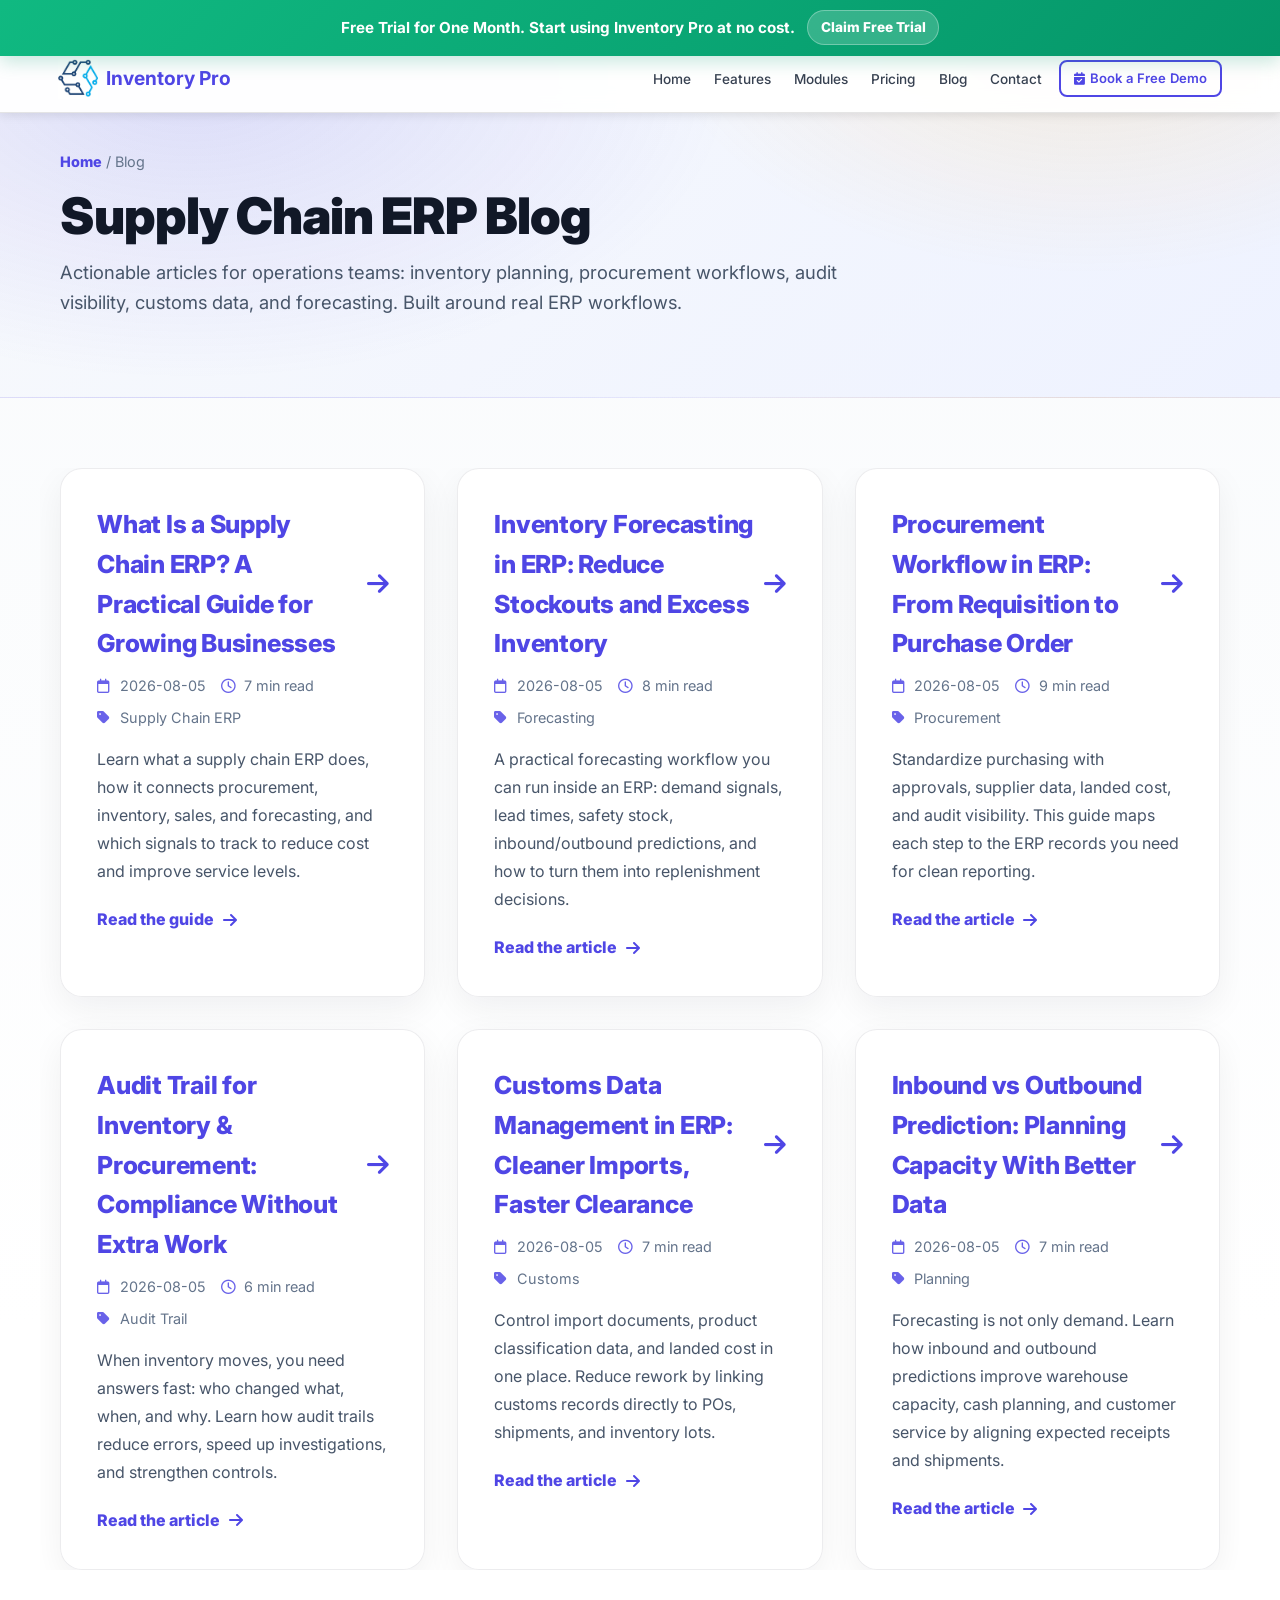
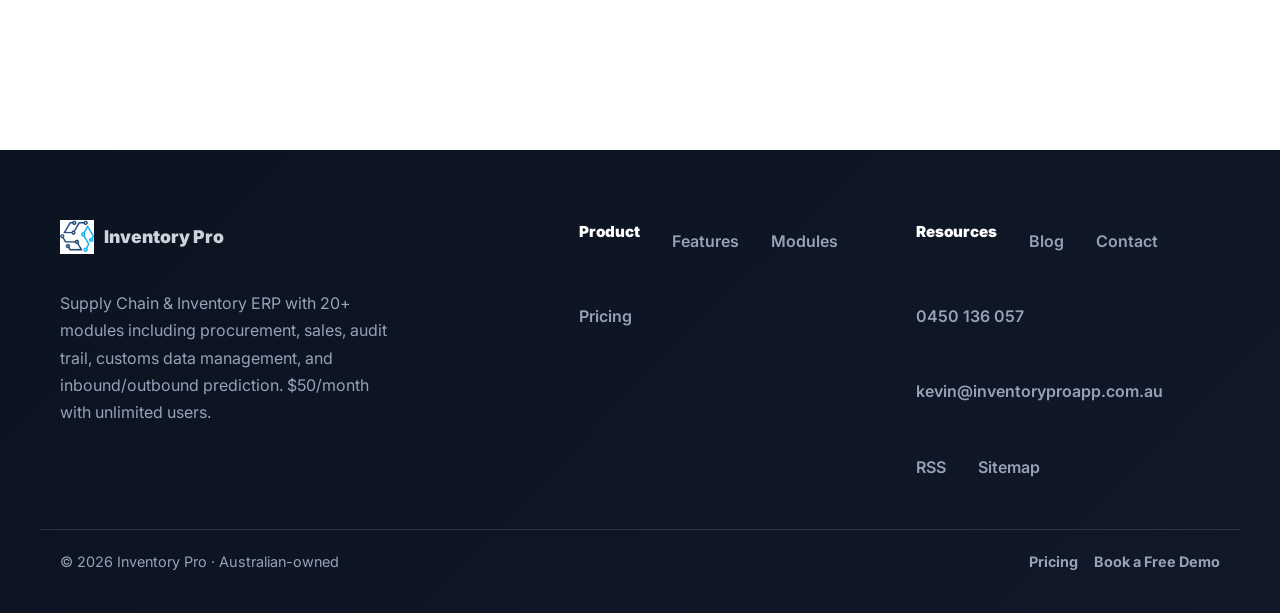
<file: blog/index.html>
<!DOCTYPE html>
<html lang="en">
<head>
    <meta charset="UTF-8">
    <meta name="viewport" content="width=device-width, initial-scale=1.0">
    <meta http-equiv="X-UA-Compatible" content="IE=edge">

    <title>Inventory Pro Blog | Supply Chain ERP Guides</title>
    <meta name="description" content="Practical guides on supply chain ERP, inventory planning, procurement, audit trails, customs data, and forecasting. Written for operations teams who want better control and visibility.">
    <meta name="keywords" content="supply chain ERP, inventory ERP, procurement ERP, inventory forecasting, audit trail, customs data management, inbound prediction, outbound prediction, supply chain management software">
    <meta name="author" content="Inventory Pro">
    <meta name="robots" content="index, follow, max-image-preview:large, max-snippet:-1, max-video-preview:-1">
    <meta name="theme-color" content="#2563eb">

    <!-- Google tag (gtag.js) -->
    <script async src="https://www.googletagmanager.com/gtag/js?id=G-X74HPPZ754"></script>
    <script>
        window.dataLayer = window.dataLayer || [];
        function gtag(){dataLayer.push(arguments);}
        gtag('js', new Date());

        gtag('config', 'G-X74HPPZ754');
    </script>

    <link rel="canonical" href="https://inventoryproapp.com.au/blog/">
    <link rel="alternate" hreflang="en" href="https://inventoryproapp.com.au/blog/">
    <link rel="alternate" type="application/rss+xml" title="Inventory Pro Blog RSS" href="https://inventoryproapp.com.au/blog/rss.xml">
    <link rel="icon" type="image/png" href="../logo.png">
    <link rel="apple-touch-icon" type="image/png" href="../logo.png">

    <meta property="og:type" content="website">
    <meta property="og:site_name" content="Inventory Pro">
    <meta property="og:title" content="Inventory Pro Blog | Supply Chain ERP Guides">
    <meta property="og:description" content="Practical guides on supply chain ERP, inventory planning, procurement, audit trails, customs data, and forecasting.">
    <meta property="og:url" content="https://inventoryproapp.com.au/blog/">
    <meta property="og:image" content="https://inventoryproapp.com.au/logo.png">

    <meta name="twitter:card" content="summary_large_image">
    <meta name="twitter:title" content="Inventory Pro Blog | Supply Chain ERP Guides">
    <meta name="twitter:description" content="Practical guides on supply chain ERP, inventory planning, procurement, audit trails, customs data, and forecasting.">
    <meta name="twitter:image" content="https://inventoryproapp.com.au/logo.png">

    <link rel="stylesheet" href="../styles.css">
    <link href="https://fonts.googleapis.com/css2?family=Inter:wght@300;400;500;600;700;800&display=swap" rel="stylesheet">
    <link rel="stylesheet" href="https://cdnjs.cloudflare.com/ajax/libs/font-awesome/6.0.0/css/all.min.css">

    <script type="application/ld+json">
    {
        "@context": "https://schema.org",
        "@type": "Blog",
        "name": "Inventory Pro Blog",
        "description": "Practical guides on supply chain ERP, inventory planning, procurement, audit trails, customs data, and forecasting.",
        "url": "https://inventoryproapp.com.au/blog/",
        "publisher": {
            "@type": "Organization",
            "name": "Inventory Pro",
            "url": "https://inventoryproapp.com.au/",
            "logo": {
                "@type": "ImageObject",
                "url": "https://inventoryproapp.com.au/logo.png"
            }
        }
    }
    </script>

    <script type="application/ld+json">
    {
        "@context": "https://schema.org",
        "@type": "BreadcrumbList",
        "itemListElement": [
            {
                "@type": "ListItem",
                "position": 1,
                "name": "Home",
                "item": "https://inventoryproapp.com.au/"
            },
            {
                "@type": "ListItem",
                "position": 2,
                "name": "Blog",
                "item": "https://inventoryproapp.com.au/blog/"
            }
        ]
    }
    </script>
</head>
<body class="blog-page">
    <!-- Google Analytics 4 (GA4) - noscript fallback for non-JS users -->
    <noscript>
        <iframe src="https://www.googletagmanager.com/ns.html?id=G-X74HPPZ754"
                height="0" width="0" style="display:none;visibility:hidden"
                title="Google Analytics noscript"></iframe>
    </noscript>

    <div class="trial-banner" role="status" aria-label="Free trial announcement">
        <span>Free Trial for One Month. Start using Inventory Pro at no cost.</span>
        <a href="../index.html#contact" class="trial-banner-link">Claim Free Trial</a>
    </div>
    <nav class="navbar">
        <div class="nav-container">
            <a class="nav-logo" href="../index.html">
                <img src="../logo.png" alt="Inventory Pro Logo" class="nav-logo-img">
                <span>Inventory Pro</span>
            </a>
            <ul class="nav-menu">
                <li><a href="../index.html#home">Home</a></li>
                <li><a href="../index.html#features">Features</a></li>
                <li><a href="../index.html#modules">Modules</a></li>
                <li><a href="../index.html#pricing">Pricing</a></li>
                <li><a href="index.html">Blog</a></li>
                <li><a href="../index.html#contact">Contact</a></li>
                <li><a href="../index.html#contact" class="request-demo-nav" data-interest="demo"><i class="fas fa-calendar-check"></i> Book a Free Demo</a></li>
            </ul>
            <div class="hamburger">
                <span></span>
                <span></span>
                <span></span>
            </div>
        </div>
    </nav>

    <header class="blog-hero">
        <div class="container">
            <div class="breadcrumbs">
                <a href="../index.html">Home</a> / Blog
            </div>
            <h1>Supply Chain ERP Blog</h1>
            <p>Actionable articles for operations teams: inventory planning, procurement workflows, audit visibility, customs data, and forecasting. Built around real ERP workflows.</p>
        </div>
    </header>

    <main class="blog-index" aria-label="Blog posts">
        <div class="container">
            <div class="blog-grid">
                <article class="blog-card">
                    <h2><a class="blog-link" href="supply-chain-erp-guide.html">What Is a Supply Chain ERP? A Practical Guide for Growing Businesses <i class="fas fa-arrow-right"></i></a></h2>
                    <div class="blog-meta">
                        <span><i class="far fa-calendar"></i> 2026-08-05</span>
                        <span><i class="far fa-clock"></i> 7 min read</span>
                        <span><i class="fas fa-tag"></i> Supply Chain ERP</span>
                    </div>
                    <p>Learn what a supply chain ERP does, how it connects procurement, inventory, sales, and forecasting, and which signals to track to reduce cost and improve service levels.</p>
                    <a class="blog-link" href="supply-chain-erp-guide.html">Read the guide <i class="fas fa-arrow-right"></i></a>
                </article>

                <article class="blog-card">
                    <h2><a class="blog-link" href="inventory-forecasting-erp.html">Inventory Forecasting in ERP: Reduce Stockouts and Excess Inventory <i class="fas fa-arrow-right"></i></a></h2>
                    <div class="blog-meta">
                        <span><i class="far fa-calendar"></i> 2026-08-05</span>
                        <span><i class="far fa-clock"></i> 8 min read</span>
                        <span><i class="fas fa-tag"></i> Forecasting</span>
                    </div>
                    <p>A practical forecasting workflow you can run inside an ERP: demand signals, lead times, safety stock, inbound/outbound predictions, and how to turn them into replenishment decisions.</p>
                    <a class="blog-link" href="inventory-forecasting-erp.html">Read the article <i class="fas fa-arrow-right"></i></a>
                </article>

                <article class="blog-card">
                    <h2><a class="blog-link" href="procurement-workflow-erp.html">Procurement Workflow in ERP: From Requisition to Purchase Order <i class="fas fa-arrow-right"></i></a></h2>
                    <div class="blog-meta">
                        <span><i class="far fa-calendar"></i> 2026-08-05</span>
                        <span><i class="far fa-clock"></i> 9 min read</span>
                        <span><i class="fas fa-tag"></i> Procurement</span>
                    </div>
                    <p>Standardize purchasing with approvals, supplier data, landed cost, and audit visibility. This guide maps each step to the ERP records you need for clean reporting.</p>
                    <a class="blog-link" href="procurement-workflow-erp.html">Read the article <i class="fas fa-arrow-right"></i></a>
                </article>

                <article class="blog-card">
                    <h2><a class="blog-link" href="audit-trail-inventory.html">Audit Trail for Inventory & Procurement: Compliance Without Extra Work <i class="fas fa-arrow-right"></i></a></h2>
                    <div class="blog-meta">
                        <span><i class="far fa-calendar"></i> 2026-08-05</span>
                        <span><i class="far fa-clock"></i> 6 min read</span>
                        <span><i class="fas fa-tag"></i> Audit Trail</span>
                    </div>
                    <p>When inventory moves, you need answers fast: who changed what, when, and why. Learn how audit trails reduce errors, speed up investigations, and strengthen controls.</p>
                    <a class="blog-link" href="audit-trail-inventory.html">Read the article <i class="fas fa-arrow-right"></i></a>
                </article>

                <article class="blog-card">
                    <h2><a class="blog-link" href="customs-data-management-erp.html">Customs Data Management in ERP: Cleaner Imports, Faster Clearance <i class="fas fa-arrow-right"></i></a></h2>
                    <div class="blog-meta">
                        <span><i class="far fa-calendar"></i> 2026-08-05</span>
                        <span><i class="far fa-clock"></i> 7 min read</span>
                        <span><i class="fas fa-tag"></i> Customs</span>
                    </div>
                    <p>Control import documents, product classification data, and landed cost in one place. Reduce rework by linking customs records directly to POs, shipments, and inventory lots.</p>
                    <a class="blog-link" href="customs-data-management-erp.html">Read the article <i class="fas fa-arrow-right"></i></a>
                </article>

                <article class="blog-card">
                    <h2><a class="blog-link" href="inbound-outbound-prediction.html">Inbound vs Outbound Prediction: Planning Capacity With Better Data <i class="fas fa-arrow-right"></i></a></h2>
                    <div class="blog-meta">
                        <span><i class="far fa-calendar"></i> 2026-08-05</span>
                        <span><i class="far fa-clock"></i> 7 min read</span>
                        <span><i class="fas fa-tag"></i> Planning</span>
                    </div>
                    <p>Forecasting is not only demand. Learn how inbound and outbound predictions improve warehouse capacity, cash planning, and customer service by aligning expected receipts and shipments.</p>
                    <a class="blog-link" href="inbound-outbound-prediction.html">Read the article <i class="fas fa-arrow-right"></i></a>
                </article>
            </div>
        </div>
    </main>

    <footer class="site-footer" aria-label="Site footer">
        <div class="container footer-grid">
            <div class="footer-brand">
                <a class="footer-logo" href="../index.html">
                    <img src="../logo.png" alt="Inventory Pro Logo">
                    <span>Inventory Pro</span>
                </a>
                <p>Supply Chain & Inventory ERP with 20+ modules including procurement, sales, audit trail, customs data management, and inbound/outbound prediction. $50/month with unlimited users.</p>
            </div>
            <div class="footer-links">
                <h4>Product</h4>
                <a href="../index.html#features">Features</a>
                <a href="../index.html#modules">Modules</a>
                <a href="../index.html#pricing">Pricing</a>
            </div>
            <div class="footer-links">
                <h4>Resources</h4>
                <a href="index.html">Blog</a>
                <a href="../index.html#contact">Contact</a>
                <a href="tel:+61450136057">0450 136 057</a>
                <a href="mailto:kevin@inventoryproapp.com.au">kevin@inventoryproapp.com.au</a>
                <a href="rss.xml">RSS</a>
                <a href="../sitemap.xml">Sitemap</a>
            </div>
        </div>
        <div class="container footer-bottom">
            <span>© <span id="footerYear"></span> Inventory Pro · Australian-owned</span>
            <div class="footer-bottom-links">
                <a href="../index.html#pricing">Pricing</a>
                <a href="../index.html#contact">Book a Free Demo</a>
            </div>
        </div>
    </footer>

    <script src="blog.js"></script>
</body>
</html>
</file>
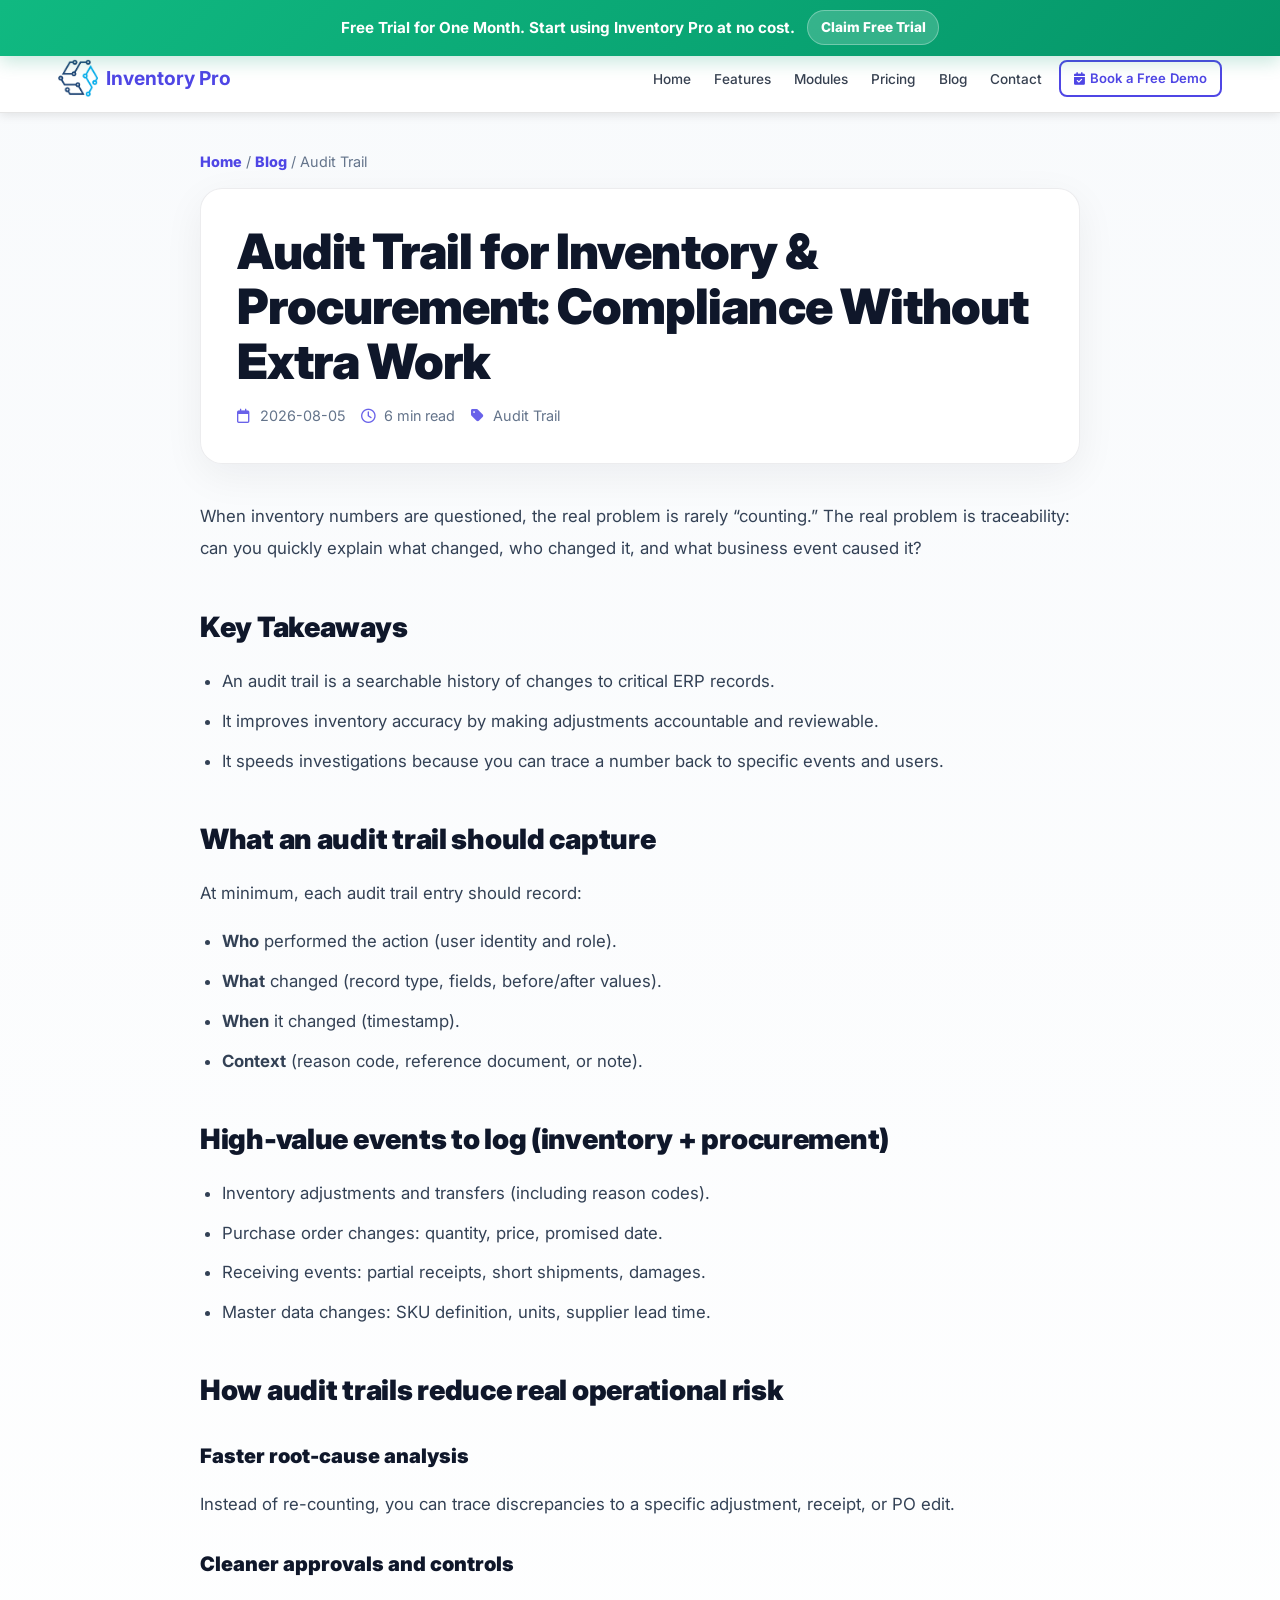
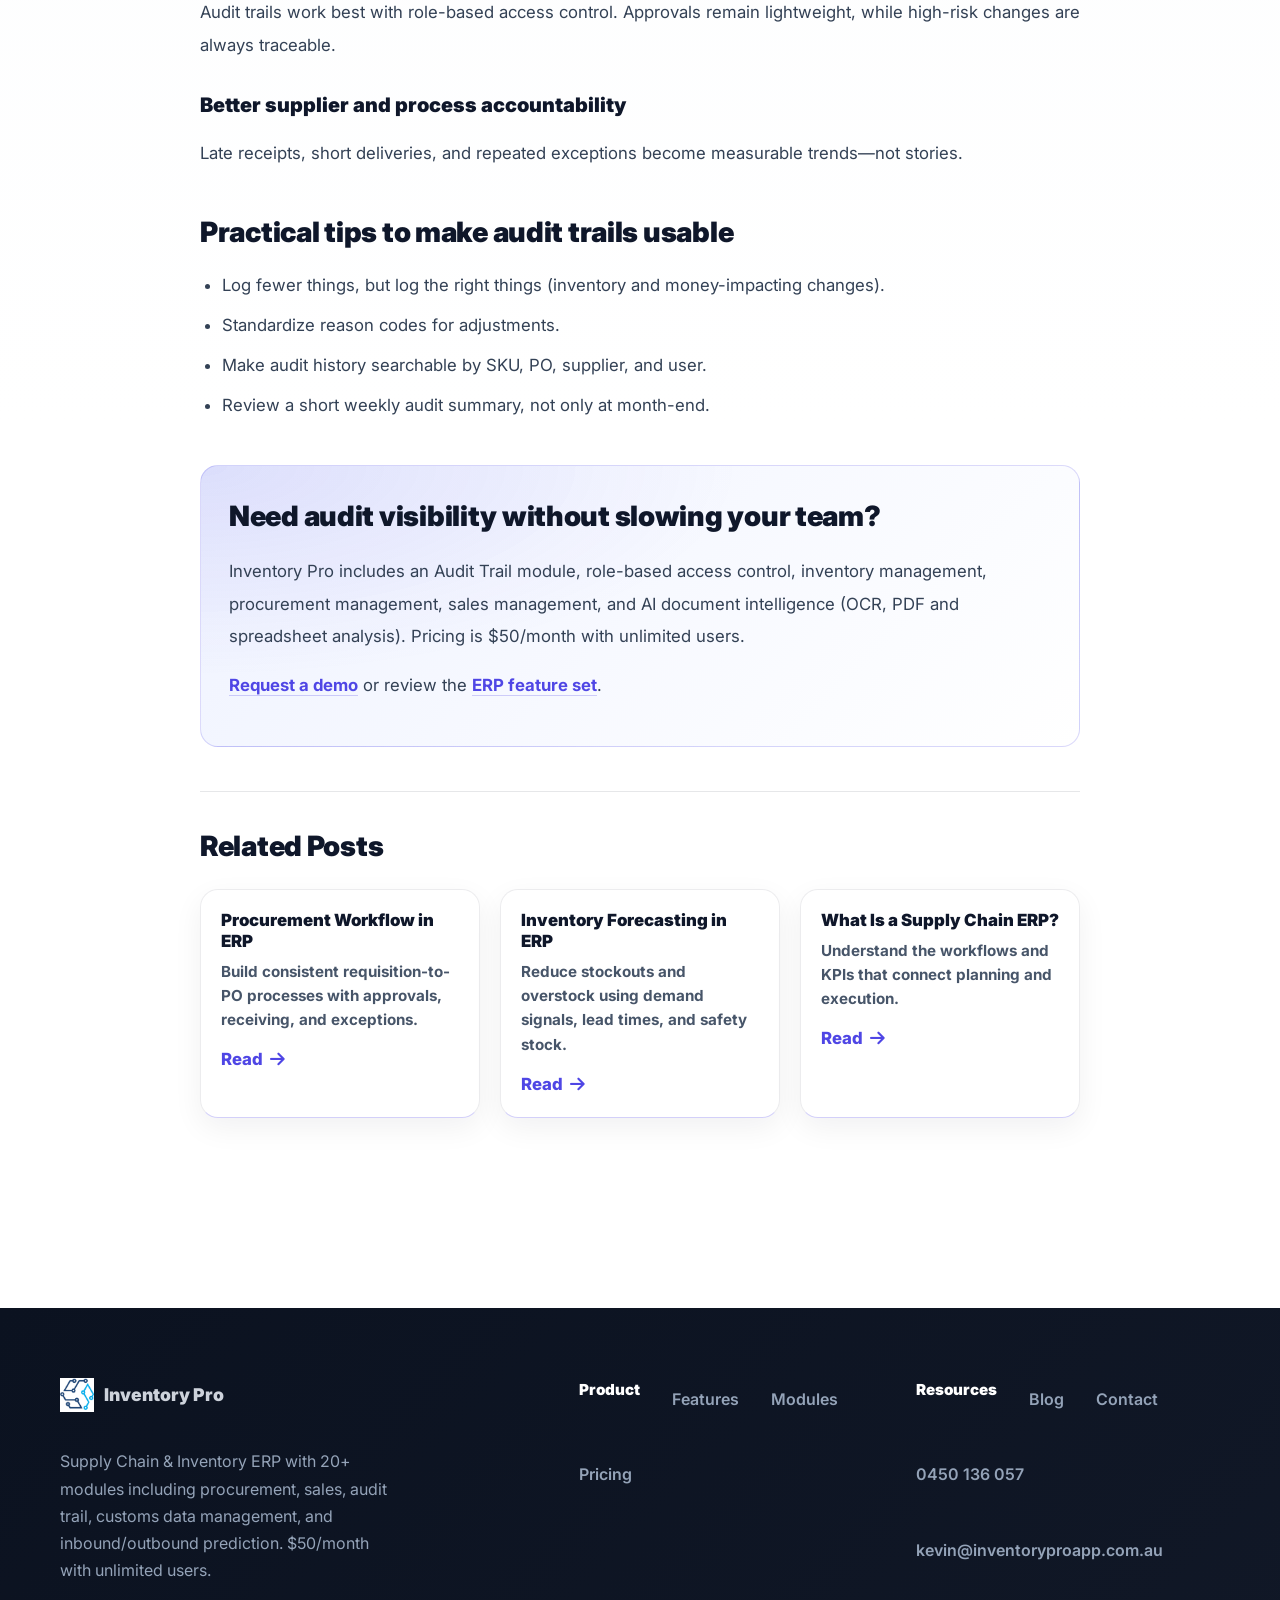
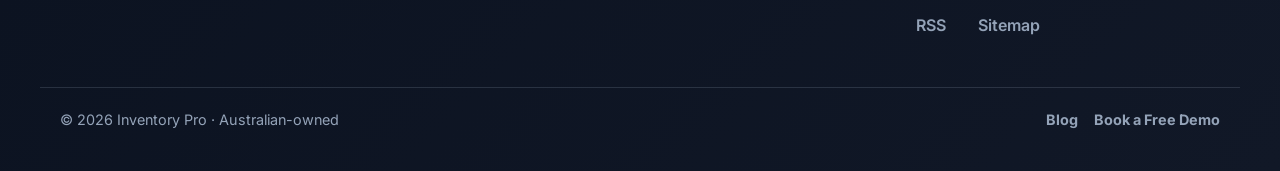
<file: blog/audit-trail-inventory.html>
<!DOCTYPE html>
<html lang="en">
<head>
    <meta charset="UTF-8">
    <meta name="viewport" content="width=device-width, initial-scale=1.0">
    <meta http-equiv="X-UA-Compatible" content="IE=edge">

    <title>Audit Trail for Inventory & Procurement: Compliance Without Extra Work | Inventory Pro</title>
    <meta name="description" content="Learn how an audit trail in ERP improves inventory accuracy, reduces fraud risk, and speeds up investigations. See what events to log and how to use audit history in daily operations.">
    <meta name="keywords" content="audit trail ERP, inventory audit trail, procurement audit trail, compliance, change log, inventory adjustments, role based access control">
    <meta name="author" content="Inventory Pro">
    <meta name="robots" content="index, follow, max-image-preview:large, max-snippet:-1, max-video-preview:-1">
    <meta name="theme-color" content="#2563eb">

    <!-- Google tag (gtag.js) -->
    <script async src="https://www.googletagmanager.com/gtag/js?id=G-X74HPPZ754"></script>
    <script>
        window.dataLayer = window.dataLayer || [];
        function gtag(){dataLayer.push(arguments);}
        gtag('js', new Date());

        gtag('config', 'G-X74HPPZ754');
    </script>

    <link rel="canonical" href="https://inventoryproapp.com.au/blog/audit-trail-inventory.html">
    <link rel="alternate" hreflang="en" href="https://inventoryproapp.com.au/blog/audit-trail-inventory.html">
    <link rel="alternate" type="application/rss+xml" title="Inventory Pro Blog RSS" href="https://inventoryproapp.com.au/blog/rss.xml">
    <link rel="icon" type="image/png" href="../logo.png">
    <link rel="apple-touch-icon" type="image/png" href="../logo.png">

    <meta property="og:type" content="article">
    <meta property="og:site_name" content="Inventory Pro">
    <meta property="og:title" content="Audit Trail for Inventory & Procurement: Compliance Without Extra Work">
    <meta property="og:description" content="How audit trails improve inventory accuracy, reduce fraud risk, and speed investigations—without slowing down teams.">
    <meta property="og:url" content="https://inventoryproapp.com.au/blog/audit-trail-inventory.html">
    <meta property="og:image" content="https://inventoryproapp.com.au/logo.png">
    <meta property="article:published_time" content="2026-08-05">
    <meta property="article:modified_time" content="2026-08-05">
    <meta property="article:section" content="Audit Trail">
    <meta property="article:tag" content="Audit Trail">
    <meta property="article:tag" content="Inventory Control">
    <meta property="article:tag" content="Procurement">

    <meta name="twitter:card" content="summary_large_image">
    <meta name="twitter:title" content="Audit Trail for Inventory & Procurement: Compliance Without Extra Work">
    <meta name="twitter:description" content="How audit trails improve inventory accuracy, reduce fraud risk, and speed investigations—without slowing down teams.">
    <meta name="twitter:image" content="https://inventoryproapp.com.au/logo.png">

    <link rel="stylesheet" href="../styles.css">
    <link href="https://fonts.googleapis.com/css2?family=Inter:wght@300;400;500;600;700;800&display=swap" rel="stylesheet">
    <link rel="stylesheet" href="https://cdnjs.cloudflare.com/ajax/libs/font-awesome/6.0.0/css/all.min.css">

    <script type="application/ld+json">
    {
        "@context": "https://schema.org",
        "@type": "BlogPosting",
        "headline": "Audit Trail for Inventory & Procurement: Compliance Without Extra Work",
        "description": "Learn how an audit trail in ERP improves inventory accuracy, reduces fraud risk, and speeds up investigations. See what events to log and how to use audit history in daily operations.",
        "url": "https://inventoryproapp.com.au/blog/audit-trail-inventory.html",
        "image": "https://inventoryproapp.com.au/logo.png",
        "inLanguage": "en",
        "isPartOf": {
            "@type": "Blog",
            "name": "Inventory Pro Blog",
            "url": "https://inventoryproapp.com.au/blog/"
        },
        "author": {
            "@type": "Organization",
            "name": "Inventory Pro",
            "url": "https://inventoryproapp.com.au/"
        },
        "publisher": {
            "@type": "Organization",
            "name": "Inventory Pro",
            "logo": {
                "@type": "ImageObject",
                "url": "https://inventoryproapp.com.au/logo.png"
            }
        },
        "datePublished": "2026-08-05",
        "dateModified": "2026-08-05",
        "mainEntityOfPage": {
            "@type": "WebPage",
            "@id": "https://inventoryproapp.com.au/blog/audit-trail-inventory.html"
        }
    }
    </script>

    <script type="application/ld+json">
    {
        "@context": "https://schema.org",
        "@type": "BreadcrumbList",
        "itemListElement": [
            {
                "@type": "ListItem",
                "position": 1,
                "name": "Home",
                "item": "https://inventoryproapp.com.au/"
            },
            {
                "@type": "ListItem",
                "position": 2,
                "name": "Blog",
                "item": "https://inventoryproapp.com.au/blog/"
            },
            {
                "@type": "ListItem",
                "position": 3,
                "name": "Audit Trail for Inventory & Procurement",
                "item": "https://inventoryproapp.com.au/blog/audit-trail-inventory.html"
            }
        ]
    }
    </script>
</head>
<body class="blog-page">
    <!-- Google Analytics 4 (GA4) - noscript fallback for non-JS users -->
    <noscript>
        <iframe src="https://www.googletagmanager.com/ns.html?id=G-X74HPPZ754"
                height="0" width="0" style="display:none;visibility:hidden"
                title="Google Analytics noscript"></iframe>
    </noscript>

    <div class="trial-banner" role="status" aria-label="Free trial announcement">
        <span>Free Trial for One Month. Start using Inventory Pro at no cost.</span>
        <a href="../index.html#contact" class="trial-banner-link">Claim Free Trial</a>
    </div>
    <nav class="navbar">
        <div class="nav-container">
            <a class="nav-logo" href="../index.html">
                <img src="../logo.png" alt="Inventory Pro Logo" class="nav-logo-img">
                <span>Inventory Pro</span>
            </a>
            <ul class="nav-menu">
                <li><a href="../index.html#home">Home</a></li>
                <li><a href="../index.html#features">Features</a></li>
                <li><a href="../index.html#modules">Modules</a></li>
                <li><a href="../index.html#pricing">Pricing</a></li>
                <li><a href="index.html">Blog</a></li>
                <li><a href="../index.html#contact">Contact</a></li>
                <li><a href="../index.html#contact" class="request-demo-nav" data-interest="demo"><i class="fas fa-calendar-check"></i> Book a Free Demo</a></li>
            </ul>
            <div class="hamburger">
                <span></span>
                <span></span>
                <span></span>
            </div>
        </div>
    </nav>

    <main class="blog-post">
        <div class="post-container">
            <div class="breadcrumbs">
                <a href="../index.html">Home</a> / <a href="index.html">Blog</a> / Audit Trail
            </div>

            <header class="post-header">
                <h1>Audit Trail for Inventory & Procurement: Compliance Without Extra Work</h1>
                <div class="blog-meta">
                    <span><i class="far fa-calendar"></i> 2026-08-05</span>
                    <span><i class="far fa-clock"></i> 6 min read</span>
                    <span><i class="fas fa-tag"></i> Audit Trail</span>
                </div>
            </header>

            <article class="post-content">
                <p>When inventory numbers are questioned, the real problem is rarely “counting.” The real problem is traceability: can you quickly explain what changed, who changed it, and what business event caused it?</p>

                <h2>Key Takeaways</h2>
                <ul>
                    <li>An audit trail is a searchable history of changes to critical ERP records.</li>
                    <li>It improves inventory accuracy by making adjustments accountable and reviewable.</li>
                    <li>It speeds investigations because you can trace a number back to specific events and users.</li>
                </ul>

                <h2>What an audit trail should capture</h2>
                <p>At minimum, each audit trail entry should record:</p>
                <ul>
                    <li><strong>Who</strong> performed the action (user identity and role).</li>
                    <li><strong>What</strong> changed (record type, fields, before/after values).</li>
                    <li><strong>When</strong> it changed (timestamp).</li>
                    <li><strong>Context</strong> (reason code, reference document, or note).</li>
                </ul>

                <h2>High-value events to log (inventory + procurement)</h2>
                <ul>
                    <li>Inventory adjustments and transfers (including reason codes).</li>
                    <li>Purchase order changes: quantity, price, promised date.</li>
                    <li>Receiving events: partial receipts, short shipments, damages.</li>
                    <li>Master data changes: SKU definition, units, supplier lead time.</li>
                </ul>

                <h2>How audit trails reduce real operational risk</h2>
                <h3>Faster root-cause analysis</h3>
                <p>Instead of re-counting, you can trace discrepancies to a specific adjustment, receipt, or PO edit.</p>

                <h3>Cleaner approvals and controls</h3>
                <p>Audit trails work best with role-based access control. Approvals remain lightweight, while high-risk changes are always traceable.</p>

                <h3>Better supplier and process accountability</h3>
                <p>Late receipts, short deliveries, and repeated exceptions become measurable trends—not stories.</p>

                <h2>Practical tips to make audit trails usable</h2>
                <ul>
                    <li>Log fewer things, but log the right things (inventory and money-impacting changes).</li>
                    <li>Standardize reason codes for adjustments.</li>
                    <li>Make audit history searchable by SKU, PO, supplier, and user.</li>
                    <li>Review a short weekly audit summary, not only at month-end.</li>
                </ul>

                <div class="post-cta">
                    <h2>Need audit visibility without slowing your team?</h2>
                    <p>Inventory Pro includes an Audit Trail module, role-based access control, inventory management, procurement management, sales management, and AI document intelligence (OCR, PDF and spreadsheet analysis). Pricing is $50/month with unlimited users.</p>
                    <p><a href="../index.html#contact">Request a demo</a> or review the <a href="../index.html#features">ERP feature set</a>.</p>
                </div>

                <section class="related-posts" aria-label="Related posts">
                    <h2>Related Posts</h2>
                    <div class="related-grid">
                        <a class="related-card" href="procurement-workflow-erp.html">
                            <h3>Procurement Workflow in ERP</h3>
                            <p>Build consistent requisition-to-PO processes with approvals, receiving, and exceptions.</p>
                            <span class="related-read">Read <i class="fas fa-arrow-right"></i></span>
                        </a>
                        <a class="related-card" href="inventory-forecasting-erp.html">
                            <h3>Inventory Forecasting in ERP</h3>
                            <p>Reduce stockouts and overstock using demand signals, lead times, and safety stock.</p>
                            <span class="related-read">Read <i class="fas fa-arrow-right"></i></span>
                        </a>
                        <a class="related-card" href="supply-chain-erp-guide.html">
                            <h3>What Is a Supply Chain ERP?</h3>
                            <p>Understand the workflows and KPIs that connect planning and execution.</p>
                            <span class="related-read">Read <i class="fas fa-arrow-right"></i></span>
                        </a>
                    </div>
                </section>
            </article>
        </div>
    </main>

    <footer class="site-footer" aria-label="Site footer">
        <div class="container footer-grid">
            <div class="footer-brand">
                <a class="footer-logo" href="../index.html">
                    <img src="../logo.png" alt="Inventory Pro Logo">
                    <span>Inventory Pro</span>
                </a>
                <p>Supply Chain & Inventory ERP with 20+ modules including procurement, sales, audit trail, customs data management, and inbound/outbound prediction. $50/month with unlimited users.</p>
            </div>
            <div class="footer-links">
                <h4>Product</h4>
                <a href="../index.html#features">Features</a>
                <a href="../index.html#modules">Modules</a>
                <a href="../index.html#pricing">Pricing</a>
            </div>
            <div class="footer-links">
                <h4>Resources</h4>
                <a href="index.html">Blog</a>
                <a href="../index.html#contact">Contact</a>
                <a href="tel:+61450136057">0450 136 057</a>
                <a href="mailto:kevin@inventoryproapp.com.au">kevin@inventoryproapp.com.au</a>
                <a href="rss.xml">RSS</a>
                <a href="../sitemap.xml">Sitemap</a>
            </div>
        </div>
        <div class="container footer-bottom">
            <span>© <span id="footerYear"></span> Inventory Pro · Australian-owned</span>
            <div class="footer-bottom-links">
                <a href="index.html">Blog</a>
                <a href="../index.html#contact">Book a Free Demo</a>
            </div>
        </div>
    </footer>

    <script src="blog.js"></script>
</body>
</html>
</file>
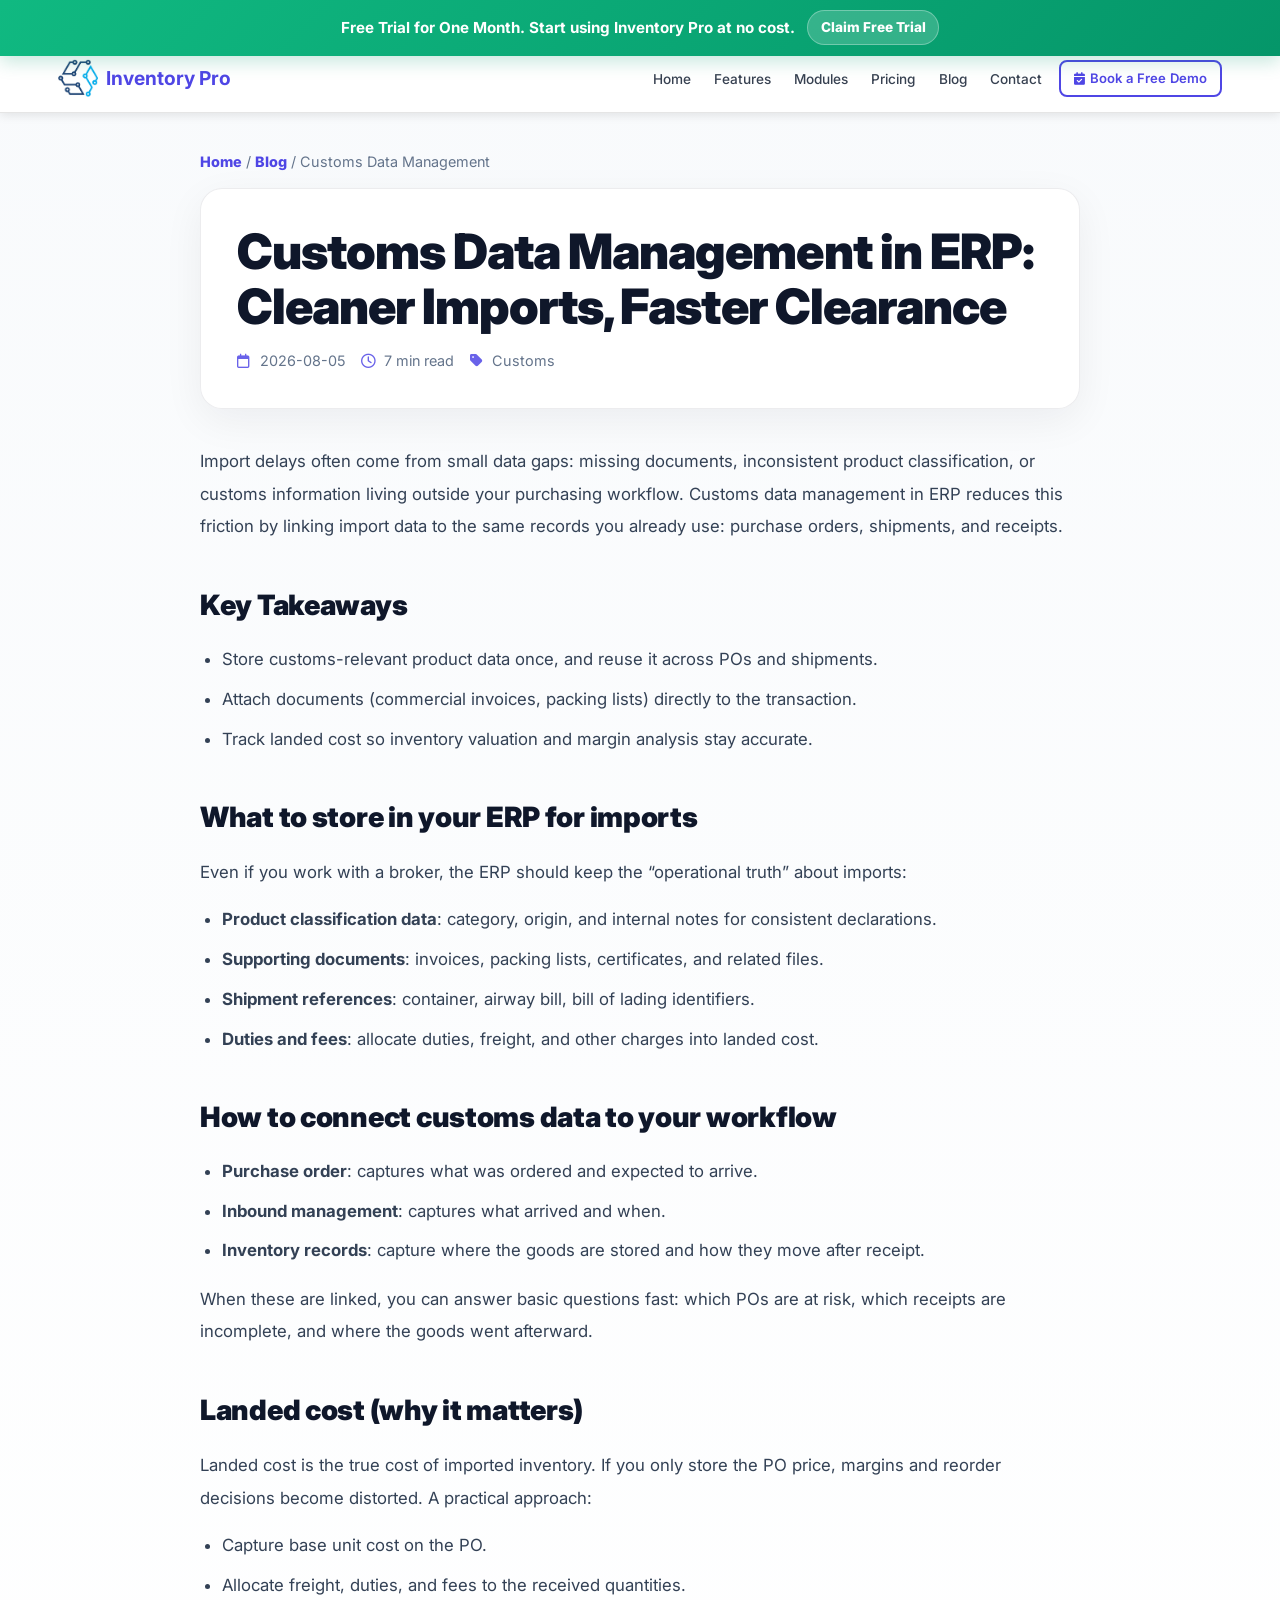
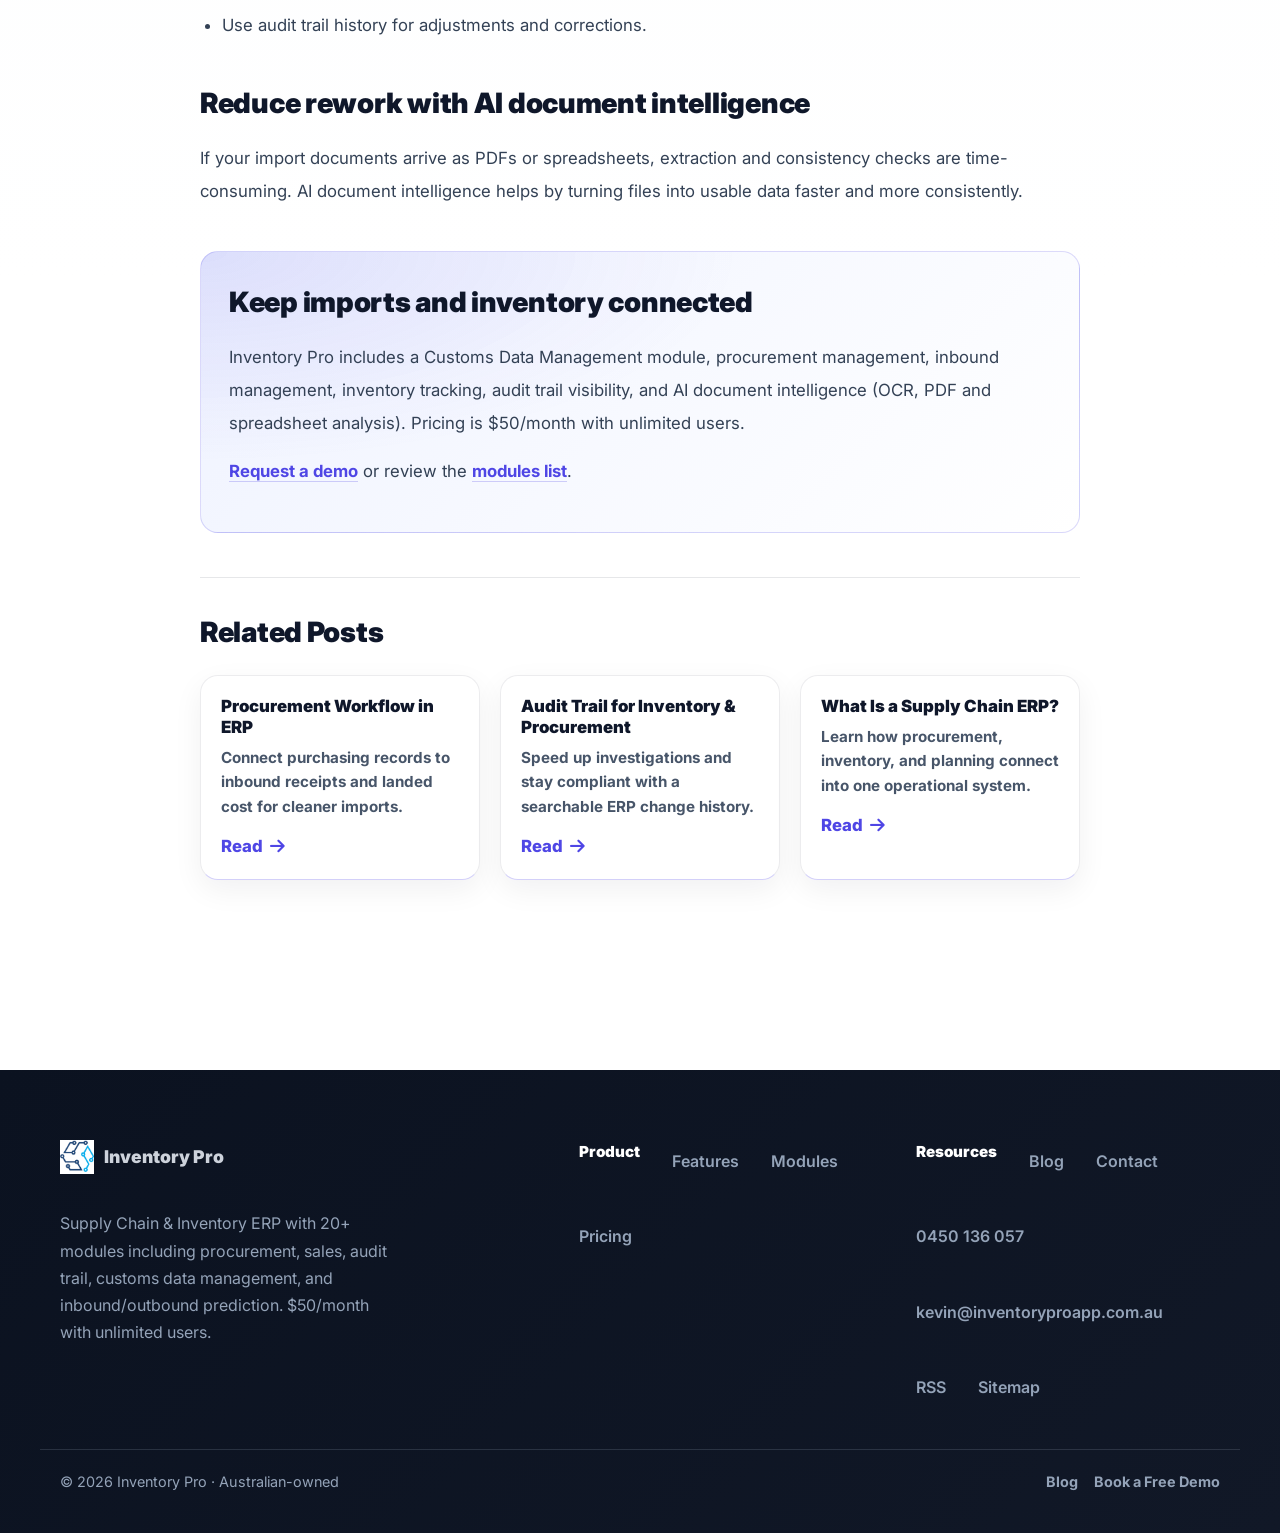
<file: blog/customs-data-management-erp.html>
<!DOCTYPE html>
<html lang="en">
<head>
    <meta charset="UTF-8">
    <meta name="viewport" content="width=device-width, initial-scale=1.0">
    <meta http-equiv="X-UA-Compatible" content="IE=edge">

    <title>Customs Data Management in ERP: Cleaner Imports, Faster Clearance | Inventory Pro</title>
    <meta name="description" content="Customs data management inside ERP reduces rework and delays. Learn what to store (classification, documents, landed cost) and how to link it to purchase orders, shipments, and inventory.">
    <meta name="keywords" content="customs data management, ERP customs, import documentation, landed cost, compliance, HS code management, supply chain ERP imports">
    <meta name="author" content="Inventory Pro">
    <meta name="robots" content="index, follow, max-image-preview:large, max-snippet:-1, max-video-preview:-1">
    <meta name="theme-color" content="#2563eb">

    <!-- Google tag (gtag.js) -->
    <script async src="https://www.googletagmanager.com/gtag/js?id=G-X74HPPZ754"></script>
    <script>
        window.dataLayer = window.dataLayer || [];
        function gtag(){dataLayer.push(arguments);}
        gtag('js', new Date());

        gtag('config', 'G-X74HPPZ754');
    </script>

    <link rel="canonical" href="https://inventoryproapp.com.au/blog/customs-data-management-erp.html">
    <link rel="alternate" hreflang="en" href="https://inventoryproapp.com.au/blog/customs-data-management-erp.html">
    <link rel="alternate" type="application/rss+xml" title="Inventory Pro Blog RSS" href="https://inventoryproapp.com.au/blog/rss.xml">
    <link rel="icon" type="image/png" href="../logo.png">
    <link rel="apple-touch-icon" type="image/png" href="../logo.png">

    <meta property="og:type" content="article">
    <meta property="og:site_name" content="Inventory Pro">
    <meta property="og:title" content="Customs Data Management in ERP: Cleaner Imports, Faster Clearance">
    <meta property="og:description" content="What to store (classification, documents, landed cost) and how to link customs records to POs, shipments, and inventory.">
    <meta property="og:url" content="https://inventoryproapp.com.au/blog/customs-data-management-erp.html">
    <meta property="og:image" content="https://inventoryproapp.com.au/logo.png">
    <meta property="article:published_time" content="2026-08-05">
    <meta property="article:modified_time" content="2026-08-05">
    <meta property="article:section" content="Customs">
    <meta property="article:tag" content="Customs Data Management">
    <meta property="article:tag" content="Landed Cost">
    <meta property="article:tag" content="Inbound Management">

    <meta name="twitter:card" content="summary_large_image">
    <meta name="twitter:title" content="Customs Data Management in ERP: Cleaner Imports, Faster Clearance">
    <meta name="twitter:description" content="What to store (classification, documents, landed cost) and how to link customs records to POs, shipments, and inventory.">
    <meta name="twitter:image" content="https://inventoryproapp.com.au/logo.png">

    <link rel="stylesheet" href="../styles.css">
    <link href="https://fonts.googleapis.com/css2?family=Inter:wght@300;400;500;600;700;800&display=swap" rel="stylesheet">
    <link rel="stylesheet" href="https://cdnjs.cloudflare.com/ajax/libs/font-awesome/6.0.0/css/all.min.css">

    <script type="application/ld+json">
    {
        "@context": "https://schema.org",
        "@type": "BlogPosting",
        "headline": "Customs Data Management in ERP: Cleaner Imports, Faster Clearance",
        "description": "Customs data management inside ERP reduces rework and delays. Learn what to store (classification, documents, landed cost) and how to link it to purchase orders, shipments, and inventory.",
        "url": "https://inventoryproapp.com.au/blog/customs-data-management-erp.html",
        "image": "https://inventoryproapp.com.au/logo.png",
        "inLanguage": "en",
        "isPartOf": {
            "@type": "Blog",
            "name": "Inventory Pro Blog",
            "url": "https://inventoryproapp.com.au/blog/"
        },
        "author": {
            "@type": "Organization",
            "name": "Inventory Pro",
            "url": "https://inventoryproapp.com.au/"
        },
        "publisher": {
            "@type": "Organization",
            "name": "Inventory Pro",
            "logo": {
                "@type": "ImageObject",
                "url": "https://inventoryproapp.com.au/logo.png"
            }
        },
        "datePublished": "2026-08-05",
        "dateModified": "2026-08-05",
        "mainEntityOfPage": {
            "@type": "WebPage",
            "@id": "https://inventoryproapp.com.au/blog/customs-data-management-erp.html"
        }
    }
    </script>

    <script type="application/ld+json">
    {
        "@context": "https://schema.org",
        "@type": "BreadcrumbList",
        "itemListElement": [
            {
                "@type": "ListItem",
                "position": 1,
                "name": "Home",
                "item": "https://inventoryproapp.com.au/"
            },
            {
                "@type": "ListItem",
                "position": 2,
                "name": "Blog",
                "item": "https://inventoryproapp.com.au/blog/"
            },
            {
                "@type": "ListItem",
                "position": 3,
                "name": "Customs Data Management in ERP",
                "item": "https://inventoryproapp.com.au/blog/customs-data-management-erp.html"
            }
        ]
    }
    </script>
</head>
<body class="blog-page">
    <!-- Google Analytics 4 (GA4) - noscript fallback for non-JS users -->
    <noscript>
        <iframe src="https://www.googletagmanager.com/ns.html?id=G-X74HPPZ754"
                height="0" width="0" style="display:none;visibility:hidden"
                title="Google Analytics noscript"></iframe>
    </noscript>

    <div class="trial-banner" role="status" aria-label="Free trial announcement">
        <span>Free Trial for One Month. Start using Inventory Pro at no cost.</span>
        <a href="../index.html#contact" class="trial-banner-link">Claim Free Trial</a>
    </div>
    <nav class="navbar">
        <div class="nav-container">
            <a class="nav-logo" href="../index.html">
                <img src="../logo.png" alt="Inventory Pro Logo" class="nav-logo-img">
                <span>Inventory Pro</span>
            </a>
            <ul class="nav-menu">
                <li><a href="../index.html#home">Home</a></li>
                <li><a href="../index.html#features">Features</a></li>
                <li><a href="../index.html#modules">Modules</a></li>
                <li><a href="../index.html#pricing">Pricing</a></li>
                <li><a href="index.html">Blog</a></li>
                <li><a href="../index.html#contact">Contact</a></li>
                <li><a href="../index.html#contact" class="request-demo-nav" data-interest="demo"><i class="fas fa-calendar-check"></i> Book a Free Demo</a></li>
            </ul>
            <div class="hamburger">
                <span></span>
                <span></span>
                <span></span>
            </div>
        </div>
    </nav>

    <main class="blog-post">
        <div class="post-container">
            <div class="breadcrumbs">
                <a href="../index.html">Home</a> / <a href="index.html">Blog</a> / Customs Data Management
            </div>

            <header class="post-header">
                <h1>Customs Data Management in ERP: Cleaner Imports, Faster Clearance</h1>
                <div class="blog-meta">
                    <span><i class="far fa-calendar"></i> 2026-08-05</span>
                    <span><i class="far fa-clock"></i> 7 min read</span>
                    <span><i class="fas fa-tag"></i> Customs</span>
                </div>
            </header>

            <article class="post-content">
                <p>Import delays often come from small data gaps: missing documents, inconsistent product classification, or customs information living outside your purchasing workflow. Customs data management in ERP reduces this friction by linking import data to the same records you already use: purchase orders, shipments, and receipts.</p>

                <h2>Key Takeaways</h2>
                <ul>
                    <li>Store customs-relevant product data once, and reuse it across POs and shipments.</li>
                    <li>Attach documents (commercial invoices, packing lists) directly to the transaction.</li>
                    <li>Track landed cost so inventory valuation and margin analysis stay accurate.</li>
                </ul>

                <h2>What to store in your ERP for imports</h2>
                <p>Even if you work with a broker, the ERP should keep the “operational truth” about imports:</p>
                <ul>
                    <li><strong>Product classification data</strong>: category, origin, and internal notes for consistent declarations.</li>
                    <li><strong>Supporting documents</strong>: invoices, packing lists, certificates, and related files.</li>
                    <li><strong>Shipment references</strong>: container, airway bill, bill of lading identifiers.</li>
                    <li><strong>Duties and fees</strong>: allocate duties, freight, and other charges into landed cost.</li>
                </ul>

                <h2>How to connect customs data to your workflow</h2>
                <ul>
                    <li><strong>Purchase order</strong>: captures what was ordered and expected to arrive.</li>
                    <li><strong>Inbound management</strong>: captures what arrived and when.</li>
                    <li><strong>Inventory records</strong>: capture where the goods are stored and how they move after receipt.</li>
                </ul>
                <p>When these are linked, you can answer basic questions fast: which POs are at risk, which receipts are incomplete, and where the goods went afterward.</p>

                <h2>Landed cost (why it matters)</h2>
                <p>Landed cost is the true cost of imported inventory. If you only store the PO price, margins and reorder decisions become distorted. A practical approach:</p>
                <ul>
                    <li>Capture base unit cost on the PO.</li>
                    <li>Allocate freight, duties, and fees to the received quantities.</li>
                    <li>Use audit trail history for adjustments and corrections.</li>
                </ul>

                <h2>Reduce rework with AI document intelligence</h2>
                <p>If your import documents arrive as PDFs or spreadsheets, extraction and consistency checks are time-consuming. AI document intelligence helps by turning files into usable data faster and more consistently.</p>

                <div class="post-cta">
                    <h2>Keep imports and inventory connected</h2>
                    <p>Inventory Pro includes a Customs Data Management module, procurement management, inbound management, inventory tracking, audit trail visibility, and AI document intelligence (OCR, PDF and spreadsheet analysis). Pricing is $50/month with unlimited users.</p>
                    <p><a href="../index.html#contact">Request a demo</a> or review the <a href="../index.html#modules">modules list</a>.</p>
                </div>

                <section class="related-posts" aria-label="Related posts">
                    <h2>Related Posts</h2>
                    <div class="related-grid">
                        <a class="related-card" href="procurement-workflow-erp.html">
                            <h3>Procurement Workflow in ERP</h3>
                            <p>Connect purchasing records to inbound receipts and landed cost for cleaner imports.</p>
                            <span class="related-read">Read <i class="fas fa-arrow-right"></i></span>
                        </a>
                        <a class="related-card" href="audit-trail-inventory.html">
                            <h3>Audit Trail for Inventory & Procurement</h3>
                            <p>Speed up investigations and stay compliant with a searchable ERP change history.</p>
                            <span class="related-read">Read <i class="fas fa-arrow-right"></i></span>
                        </a>
                        <a class="related-card" href="supply-chain-erp-guide.html">
                            <h3>What Is a Supply Chain ERP?</h3>
                            <p>Learn how procurement, inventory, and planning connect into one operational system.</p>
                            <span class="related-read">Read <i class="fas fa-arrow-right"></i></span>
                        </a>
                    </div>
                </section>
            </article>
        </div>
    </main>

    <footer class="site-footer" aria-label="Site footer">
        <div class="container footer-grid">
            <div class="footer-brand">
                <a class="footer-logo" href="../index.html">
                    <img src="../logo.png" alt="Inventory Pro Logo">
                    <span>Inventory Pro</span>
                </a>
                <p>Supply Chain & Inventory ERP with 20+ modules including procurement, sales, audit trail, customs data management, and inbound/outbound prediction. $50/month with unlimited users.</p>
            </div>
            <div class="footer-links">
                <h4>Product</h4>
                <a href="../index.html#features">Features</a>
                <a href="../index.html#modules">Modules</a>
                <a href="../index.html#pricing">Pricing</a>
            </div>
            <div class="footer-links">
                <h4>Resources</h4>
                <a href="index.html">Blog</a>
                <a href="../index.html#contact">Contact</a>
                <a href="tel:+61450136057">0450 136 057</a>
                <a href="mailto:kevin@inventoryproapp.com.au">kevin@inventoryproapp.com.au</a>
                <a href="rss.xml">RSS</a>
                <a href="../sitemap.xml">Sitemap</a>
            </div>
        </div>
        <div class="container footer-bottom">
            <span>© <span id="footerYear"></span> Inventory Pro · Australian-owned</span>
            <div class="footer-bottom-links">
                <a href="index.html">Blog</a>
                <a href="../index.html#contact">Book a Free Demo</a>
            </div>
        </div>
    </footer>

    <script src="blog.js"></script>
</body>
</html>
</file>
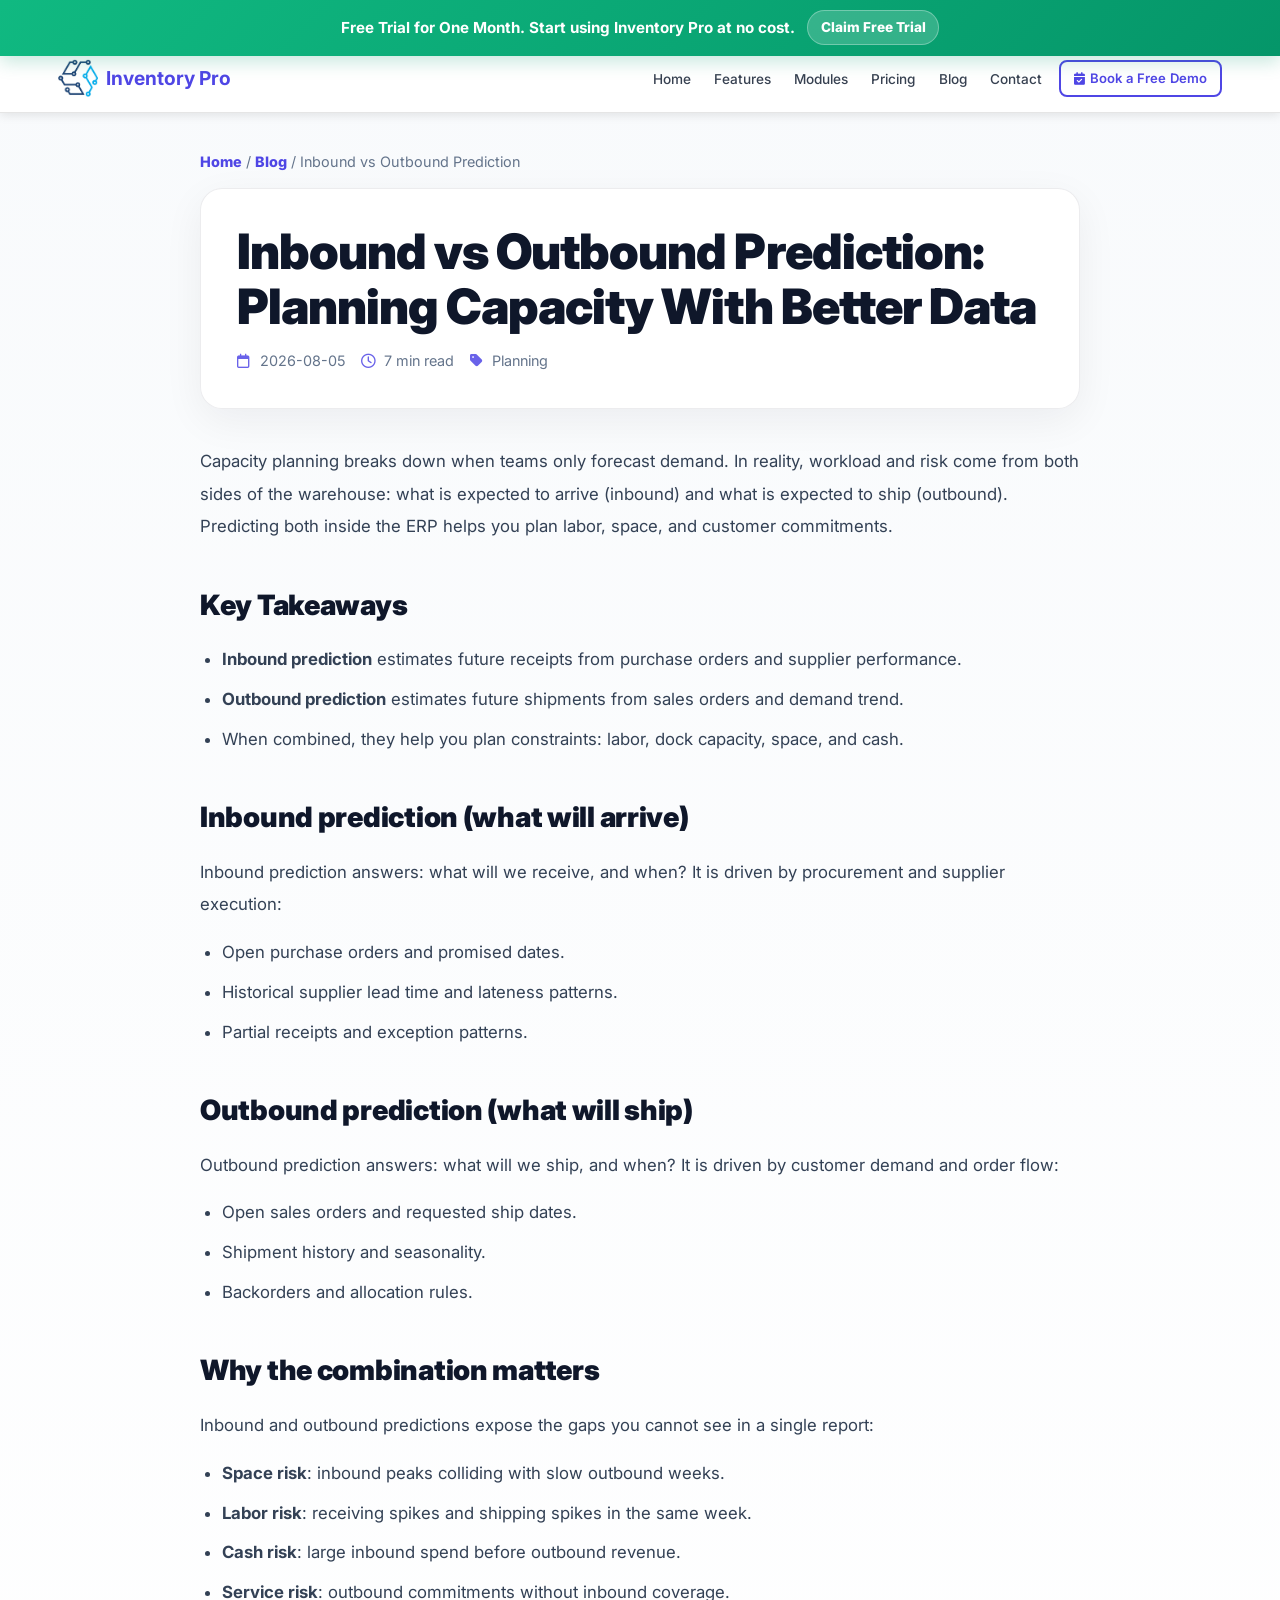
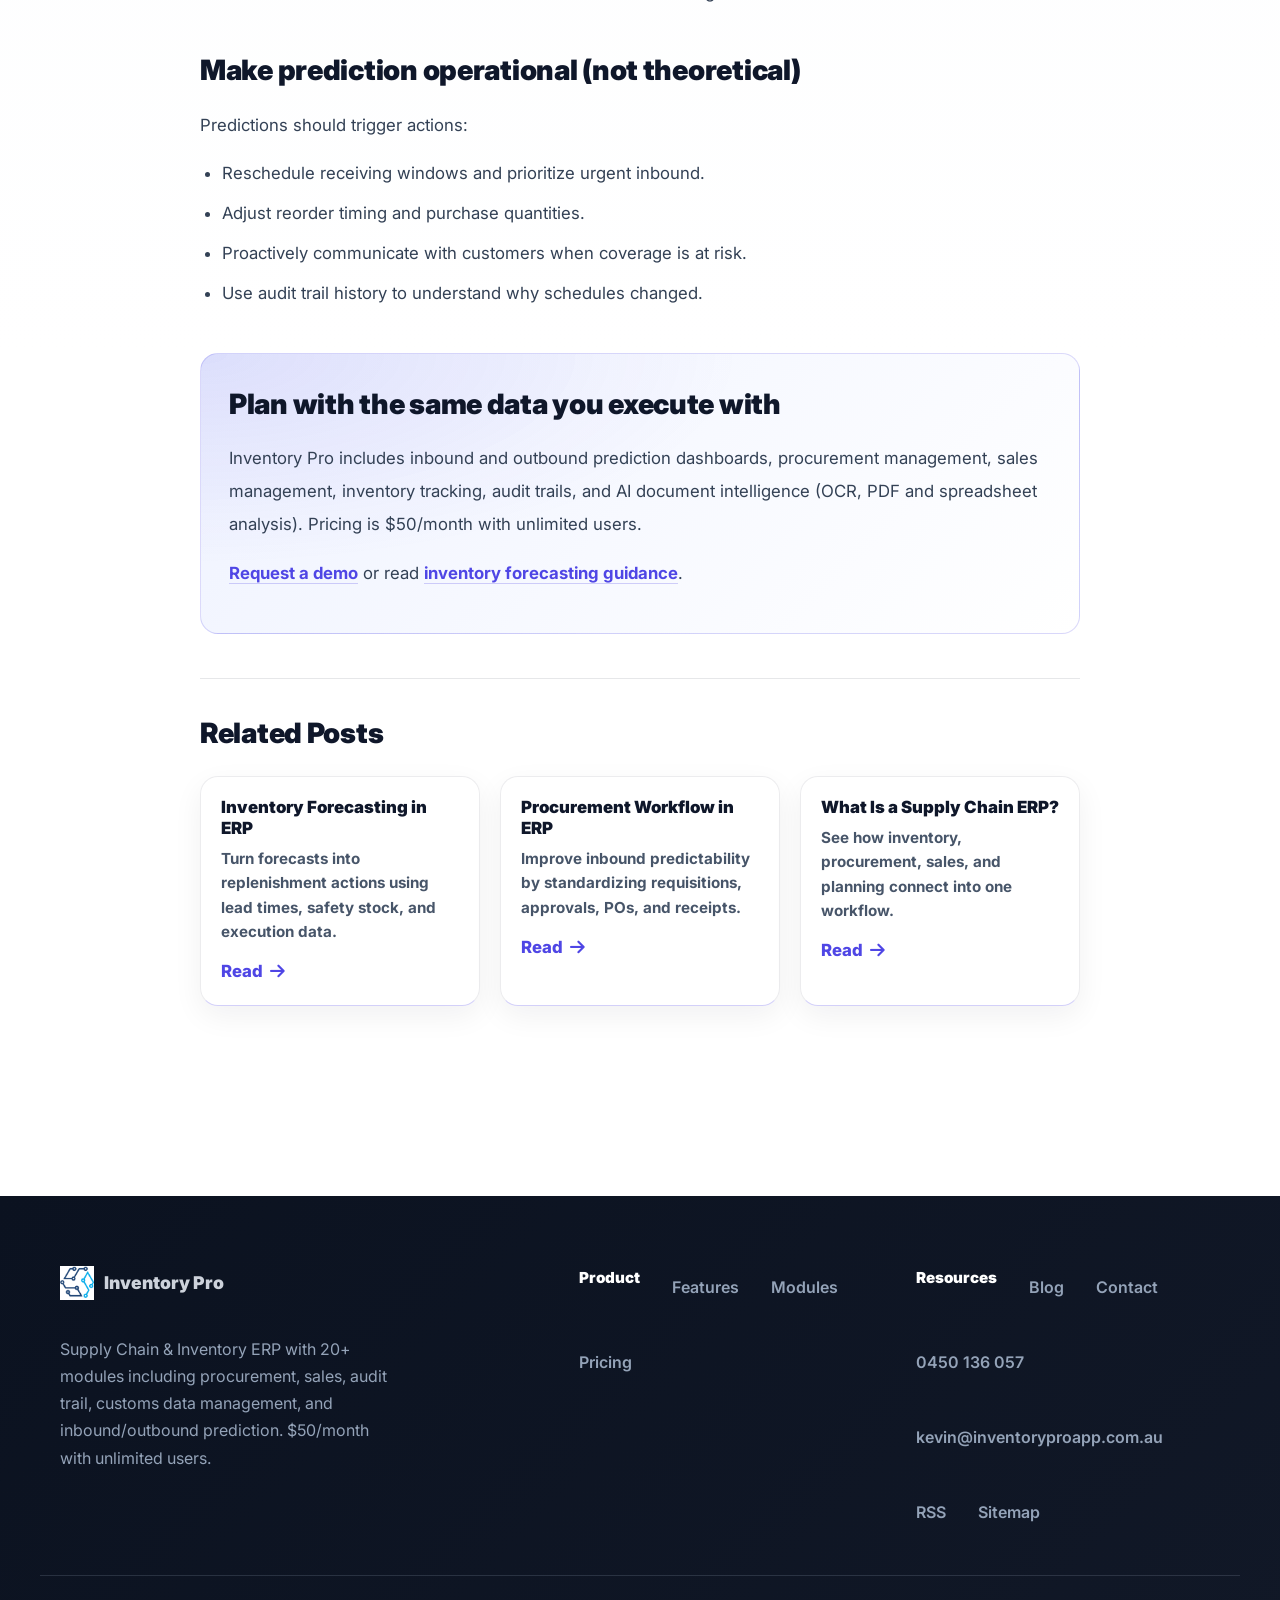
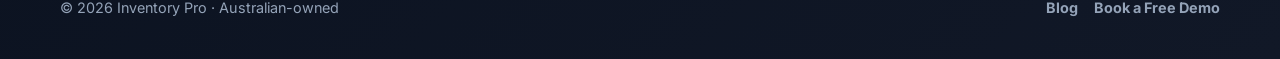
<file: blog/inbound-outbound-prediction.html>
<!DOCTYPE html>
<html lang="en">
<head>
    <meta charset="UTF-8">
    <meta name="viewport" content="width=device-width, initial-scale=1.0">
    <meta http-equiv="X-UA-Compatible" content="IE=edge">

    <title>Inbound vs Outbound Prediction: Planning Capacity With Better Data | Inventory Pro</title>
    <meta name="description" content="Inbound and outbound prediction helps supply chain teams plan warehouse capacity, cash, and service levels. Learn what each prediction means and how to use it inside an ERP workflow.">
    <meta name="keywords" content="inbound prediction, outbound prediction, supply chain planning, warehouse capacity planning, ERP prediction dashboard, demand planning, inventory planning">
    <meta name="author" content="Inventory Pro">
    <meta name="robots" content="index, follow, max-image-preview:large, max-snippet:-1, max-video-preview:-1">
    <meta name="theme-color" content="#2563eb">

    <!-- Google tag (gtag.js) -->
    <script async src="https://www.googletagmanager.com/gtag/js?id=G-X74HPPZ754"></script>
    <script>
        window.dataLayer = window.dataLayer || [];
        function gtag(){dataLayer.push(arguments);}
        gtag('js', new Date());

        gtag('config', 'G-X74HPPZ754');
    </script>

    <link rel="canonical" href="https://inventoryproapp.com.au/blog/inbound-outbound-prediction.html">
    <link rel="alternate" hreflang="en" href="https://inventoryproapp.com.au/blog/inbound-outbound-prediction.html">
    <link rel="alternate" type="application/rss+xml" title="Inventory Pro Blog RSS" href="https://inventoryproapp.com.au/blog/rss.xml">
    <link rel="icon" type="image/png" href="../logo.png">
    <link rel="apple-touch-icon" type="image/png" href="../logo.png">

    <meta property="og:type" content="article">
    <meta property="og:site_name" content="Inventory Pro">
    <meta property="og:title" content="Inbound vs Outbound Prediction: Planning Capacity With Better Data">
    <meta property="og:description" content="Plan capacity and service levels by predicting what will arrive and what will ship, using real ERP transactions.">
    <meta property="og:url" content="https://inventoryproapp.com.au/blog/inbound-outbound-prediction.html">
    <meta property="og:image" content="https://inventoryproapp.com.au/logo.png">
    <meta property="article:published_time" content="2026-08-05">
    <meta property="article:modified_time" content="2026-08-05">
    <meta property="article:section" content="Planning">
    <meta property="article:tag" content="Inbound Prediction">
    <meta property="article:tag" content="Outbound Prediction">
    <meta property="article:tag" content="Warehouse Planning">

    <meta name="twitter:card" content="summary_large_image">
    <meta name="twitter:title" content="Inbound vs Outbound Prediction: Planning Capacity With Better Data">
    <meta name="twitter:description" content="Plan capacity and service levels by predicting what will arrive and what will ship, using real ERP transactions.">
    <meta name="twitter:image" content="https://inventoryproapp.com.au/logo.png">

    <link rel="stylesheet" href="../styles.css">
    <link href="https://fonts.googleapis.com/css2?family=Inter:wght@300;400;500;600;700;800&display=swap" rel="stylesheet">
    <link rel="stylesheet" href="https://cdnjs.cloudflare.com/ajax/libs/font-awesome/6.0.0/css/all.min.css">

    <script type="application/ld+json">
    {
        "@context": "https://schema.org",
        "@type": "BlogPosting",
        "headline": "Inbound vs Outbound Prediction: Planning Capacity With Better Data",
        "description": "Inbound and outbound prediction helps supply chain teams plan warehouse capacity, cash, and service levels. Learn what each prediction means and how to use it inside an ERP workflow.",
        "url": "https://inventoryproapp.com.au/blog/inbound-outbound-prediction.html",
        "image": "https://inventoryproapp.com.au/logo.png",
        "inLanguage": "en",
        "isPartOf": {
            "@type": "Blog",
            "name": "Inventory Pro Blog",
            "url": "https://inventoryproapp.com.au/blog/"
        },
        "author": {
            "@type": "Organization",
            "name": "Inventory Pro",
            "url": "https://inventoryproapp.com.au/"
        },
        "publisher": {
            "@type": "Organization",
            "name": "Inventory Pro",
            "logo": {
                "@type": "ImageObject",
                "url": "https://inventoryproapp.com.au/logo.png"
            }
        },
        "datePublished": "2026-08-05",
        "dateModified": "2026-08-05",
        "mainEntityOfPage": {
            "@type": "WebPage",
            "@id": "https://inventoryproapp.com.au/blog/inbound-outbound-prediction.html"
        }
    }
    </script>

    <script type="application/ld+json">
    {
        "@context": "https://schema.org",
        "@type": "BreadcrumbList",
        "itemListElement": [
            {
                "@type": "ListItem",
                "position": 1,
                "name": "Home",
                "item": "https://inventoryproapp.com.au/"
            },
            {
                "@type": "ListItem",
                "position": 2,
                "name": "Blog",
                "item": "https://inventoryproapp.com.au/blog/"
            },
            {
                "@type": "ListItem",
                "position": 3,
                "name": "Inbound vs Outbound Prediction",
                "item": "https://inventoryproapp.com.au/blog/inbound-outbound-prediction.html"
            }
        ]
    }
    </script>
</head>
<body class="blog-page">
    <!-- Google Analytics 4 (GA4) - noscript fallback for non-JS users -->
    <noscript>
        <iframe src="https://www.googletagmanager.com/ns.html?id=G-X74HPPZ754"
                height="0" width="0" style="display:none;visibility:hidden"
                title="Google Analytics noscript"></iframe>
    </noscript>

    <div class="trial-banner" role="status" aria-label="Free trial announcement">
        <span>Free Trial for One Month. Start using Inventory Pro at no cost.</span>
        <a href="../index.html#contact" class="trial-banner-link">Claim Free Trial</a>
    </div>
    <nav class="navbar">
        <div class="nav-container">
            <a class="nav-logo" href="../index.html">
                <img src="../logo.png" alt="Inventory Pro Logo" class="nav-logo-img">
                <span>Inventory Pro</span>
            </a>
            <ul class="nav-menu">
                <li><a href="../index.html#home">Home</a></li>
                <li><a href="../index.html#features">Features</a></li>
                <li><a href="../index.html#modules">Modules</a></li>
                <li><a href="../index.html#pricing">Pricing</a></li>
                <li><a href="index.html">Blog</a></li>
                <li><a href="../index.html#contact">Contact</a></li>
                <li><a href="../index.html#contact" class="request-demo-nav" data-interest="demo"><i class="fas fa-calendar-check"></i> Book a Free Demo</a></li>
            </ul>
            <div class="hamburger">
                <span></span>
                <span></span>
                <span></span>
            </div>
        </div>
    </nav>

    <main class="blog-post">
        <div class="post-container">
            <div class="breadcrumbs">
                <a href="../index.html">Home</a> / <a href="index.html">Blog</a> / Inbound vs Outbound Prediction
            </div>

            <header class="post-header">
                <h1>Inbound vs Outbound Prediction: Planning Capacity With Better Data</h1>
                <div class="blog-meta">
                    <span><i class="far fa-calendar"></i> 2026-08-05</span>
                    <span><i class="far fa-clock"></i> 7 min read</span>
                    <span><i class="fas fa-tag"></i> Planning</span>
                </div>
            </header>

            <article class="post-content">
                <p>Capacity planning breaks down when teams only forecast demand. In reality, workload and risk come from both sides of the warehouse: what is expected to arrive (inbound) and what is expected to ship (outbound). Predicting both inside the ERP helps you plan labor, space, and customer commitments.</p>

                <h2>Key Takeaways</h2>
                <ul>
                    <li><strong>Inbound prediction</strong> estimates future receipts from purchase orders and supplier performance.</li>
                    <li><strong>Outbound prediction</strong> estimates future shipments from sales orders and demand trend.</li>
                    <li>When combined, they help you plan constraints: labor, dock capacity, space, and cash.</li>
                </ul>

                <h2>Inbound prediction (what will arrive)</h2>
                <p>Inbound prediction answers: what will we receive, and when? It is driven by procurement and supplier execution:</p>
                <ul>
                    <li>Open purchase orders and promised dates.</li>
                    <li>Historical supplier lead time and lateness patterns.</li>
                    <li>Partial receipts and exception patterns.</li>
                </ul>

                <h2>Outbound prediction (what will ship)</h2>
                <p>Outbound prediction answers: what will we ship, and when? It is driven by customer demand and order flow:</p>
                <ul>
                    <li>Open sales orders and requested ship dates.</li>
                    <li>Shipment history and seasonality.</li>
                    <li>Backorders and allocation rules.</li>
                </ul>

                <h2>Why the combination matters</h2>
                <p>Inbound and outbound predictions expose the gaps you cannot see in a single report:</p>
                <ul>
                    <li><strong>Space risk</strong>: inbound peaks colliding with slow outbound weeks.</li>
                    <li><strong>Labor risk</strong>: receiving spikes and shipping spikes in the same week.</li>
                    <li><strong>Cash risk</strong>: large inbound spend before outbound revenue.</li>
                    <li><strong>Service risk</strong>: outbound commitments without inbound coverage.</li>
                </ul>

                <h2>Make prediction operational (not theoretical)</h2>
                <p>Predictions should trigger actions:</p>
                <ul>
                    <li>Reschedule receiving windows and prioritize urgent inbound.</li>
                    <li>Adjust reorder timing and purchase quantities.</li>
                    <li>Proactively communicate with customers when coverage is at risk.</li>
                    <li>Use audit trail history to understand why schedules changed.</li>
                </ul>

                <div class="post-cta">
                    <h2>Plan with the same data you execute with</h2>
                    <p>Inventory Pro includes inbound and outbound prediction dashboards, procurement management, sales management, inventory tracking, audit trails, and AI document intelligence (OCR, PDF and spreadsheet analysis). Pricing is $50/month with unlimited users.</p>
                    <p><a href="../index.html#contact">Request a demo</a> or read <a href="inventory-forecasting-erp.html">inventory forecasting guidance</a>.</p>
                </div>

                <section class="related-posts" aria-label="Related posts">
                    <h2>Related Posts</h2>
                    <div class="related-grid">
                        <a class="related-card" href="inventory-forecasting-erp.html">
                            <h3>Inventory Forecasting in ERP</h3>
                            <p>Turn forecasts into replenishment actions using lead times, safety stock, and execution data.</p>
                            <span class="related-read">Read <i class="fas fa-arrow-right"></i></span>
                        </a>
                        <a class="related-card" href="procurement-workflow-erp.html">
                            <h3>Procurement Workflow in ERP</h3>
                            <p>Improve inbound predictability by standardizing requisitions, approvals, POs, and receipts.</p>
                            <span class="related-read">Read <i class="fas fa-arrow-right"></i></span>
                        </a>
                        <a class="related-card" href="supply-chain-erp-guide.html">
                            <h3>What Is a Supply Chain ERP?</h3>
                            <p>See how inventory, procurement, sales, and planning connect into one workflow.</p>
                            <span class="related-read">Read <i class="fas fa-arrow-right"></i></span>
                        </a>
                    </div>
                </section>
            </article>
        </div>
    </main>

    <footer class="site-footer" aria-label="Site footer">
        <div class="container footer-grid">
            <div class="footer-brand">
                <a class="footer-logo" href="../index.html">
                    <img src="../logo.png" alt="Inventory Pro Logo">
                    <span>Inventory Pro</span>
                </a>
                <p>Supply Chain & Inventory ERP with 20+ modules including procurement, sales, audit trail, customs data management, and inbound/outbound prediction. $50/month with unlimited users.</p>
            </div>
            <div class="footer-links">
                <h4>Product</h4>
                <a href="../index.html#features">Features</a>
                <a href="../index.html#modules">Modules</a>
                <a href="../index.html#pricing">Pricing</a>
            </div>
            <div class="footer-links">
                <h4>Resources</h4>
                <a href="index.html">Blog</a>
                <a href="../index.html#contact">Contact</a>
                <a href="tel:+61450136057">0450 136 057</a>
                <a href="mailto:kevin@inventoryproapp.com.au">kevin@inventoryproapp.com.au</a>
                <a href="rss.xml">RSS</a>
                <a href="../sitemap.xml">Sitemap</a>
            </div>
        </div>
        <div class="container footer-bottom">
            <span>© <span id="footerYear"></span> Inventory Pro · Australian-owned</span>
            <div class="footer-bottom-links">
                <a href="index.html">Blog</a>
                <a href="../index.html#contact">Book a Free Demo</a>
            </div>
        </div>
    </footer>

    <script src="blog.js"></script>
</body>
</html>
</file>
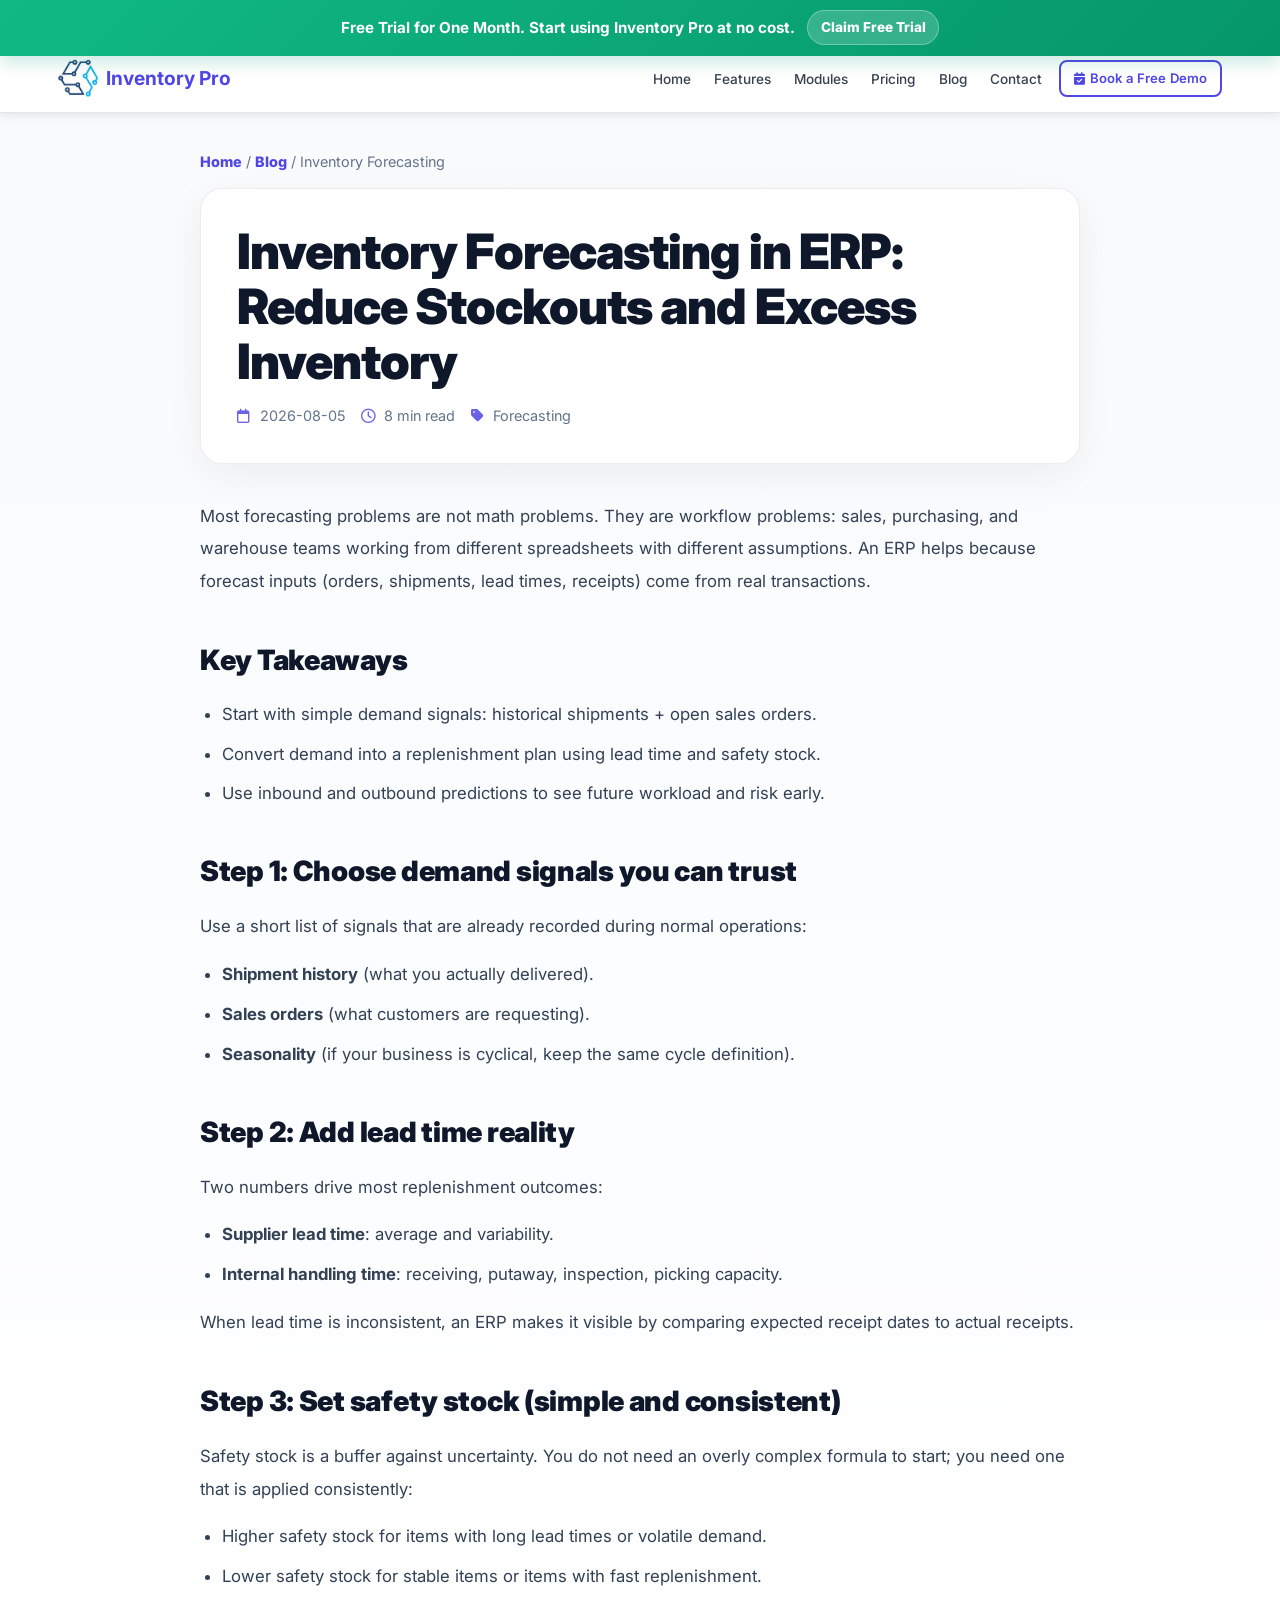
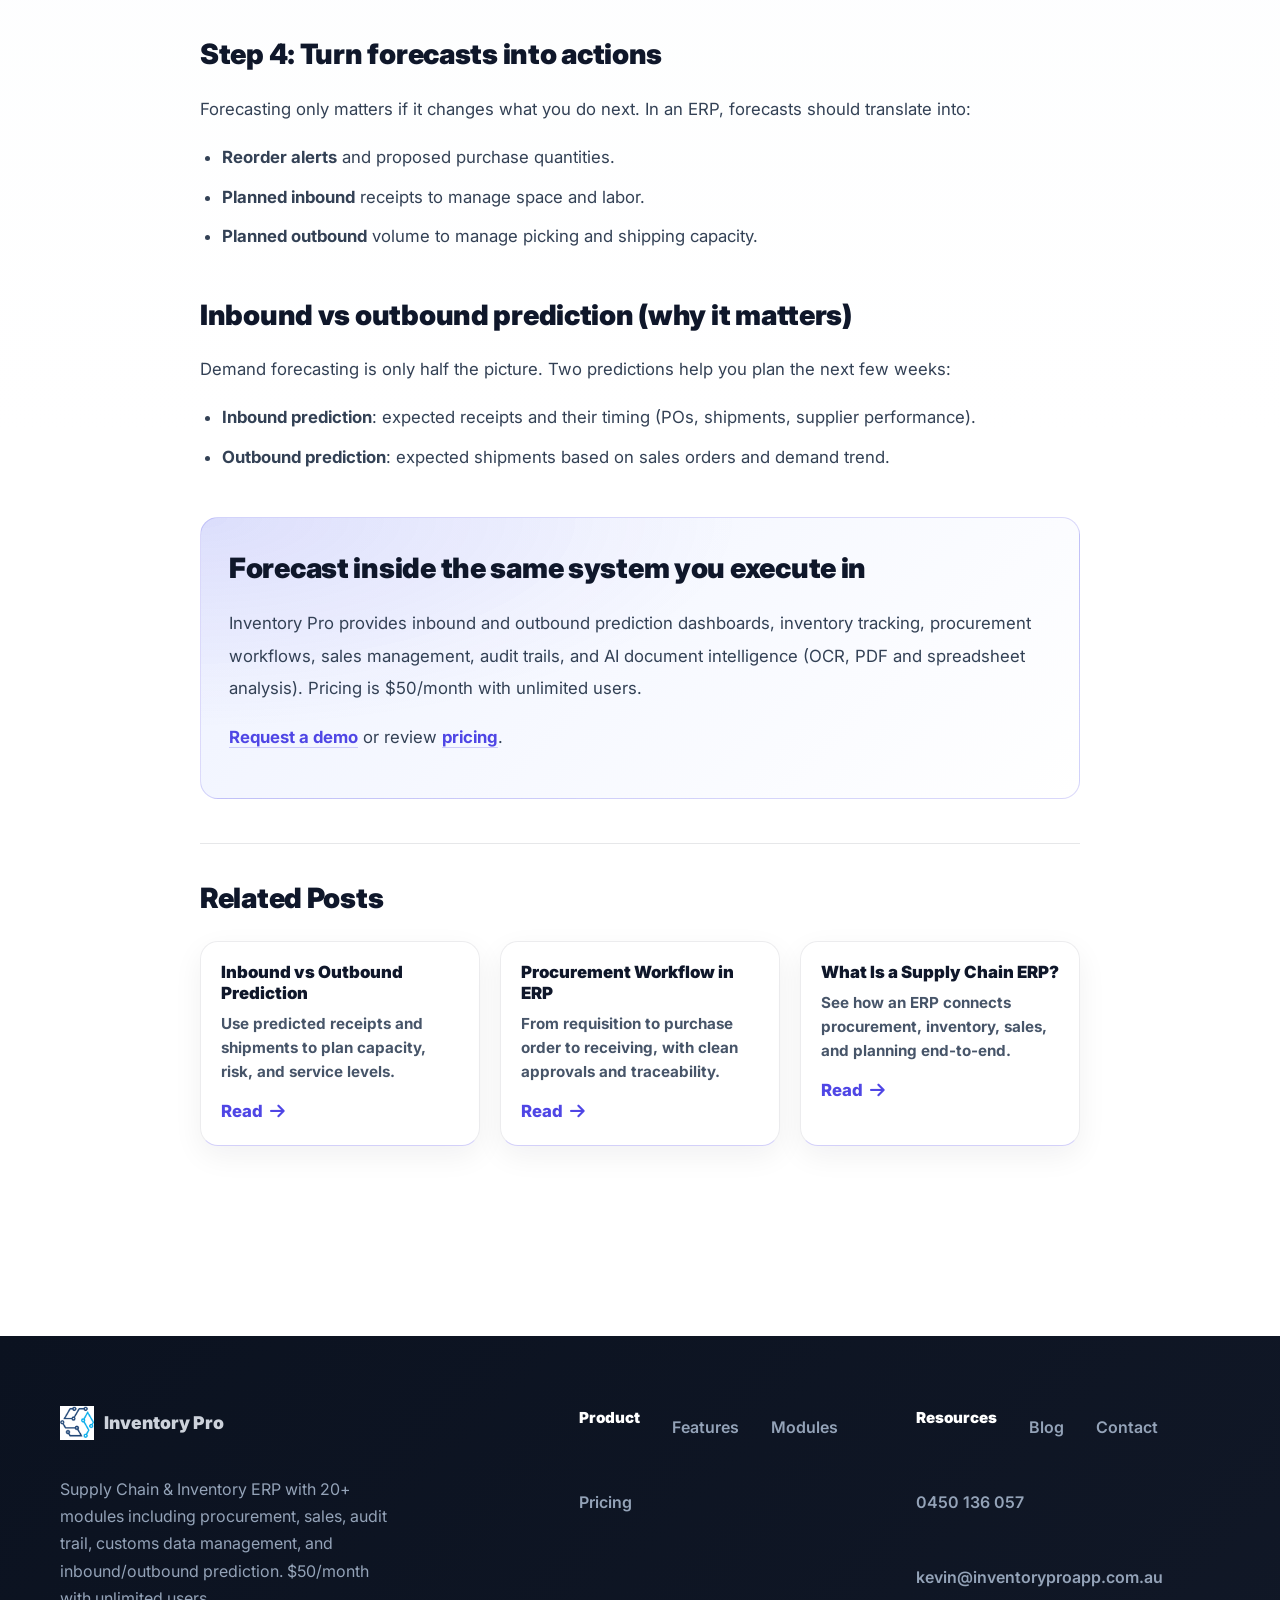
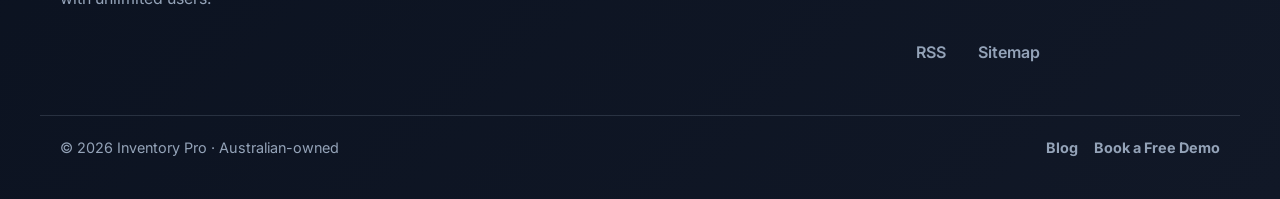
<file: blog/inventory-forecasting-erp.html>
<!DOCTYPE html>
<html lang="en">
<head>
    <meta charset="UTF-8">
    <meta name="viewport" content="width=device-width, initial-scale=1.0">
    <meta http-equiv="X-UA-Compatible" content="IE=edge">

    <title>Inventory Forecasting in ERP: Reduce Stockouts and Excess Inventory | Inventory Pro</title>
    <meta name="description" content="A practical inventory forecasting workflow inside an ERP: demand signals, lead times, safety stock, inbound/outbound predictions, and how to convert forecasts into replenishment actions.">
    <meta name="keywords" content="inventory forecasting, ERP forecasting, demand planning, safety stock, reorder point, inbound prediction, outbound prediction, inventory planning ERP">
    <meta name="author" content="Inventory Pro">
    <meta name="robots" content="index, follow, max-image-preview:large, max-snippet:-1, max-video-preview:-1">
    <meta name="theme-color" content="#2563eb">

    <!-- Google tag (gtag.js) -->
    <script async src="https://www.googletagmanager.com/gtag/js?id=G-X74HPPZ754"></script>
    <script>
        window.dataLayer = window.dataLayer || [];
        function gtag(){dataLayer.push(arguments);}
        gtag('js', new Date());

        gtag('config', 'G-X74HPPZ754');
    </script>

    <link rel="canonical" href="https://inventoryproapp.com.au/blog/inventory-forecasting-erp.html">
    <link rel="alternate" hreflang="en" href="https://inventoryproapp.com.au/blog/inventory-forecasting-erp.html">
    <link rel="alternate" type="application/rss+xml" title="Inventory Pro Blog RSS" href="https://inventoryproapp.com.au/blog/rss.xml">
    <link rel="icon" type="image/png" href="../logo.png">
    <link rel="apple-touch-icon" type="image/png" href="../logo.png">

    <meta property="og:type" content="article">
    <meta property="og:site_name" content="Inventory Pro">
    <meta property="og:title" content="Inventory Forecasting in ERP: Reduce Stockouts and Excess Inventory">
    <meta property="og:description" content="A practical forecasting workflow inside an ERP: signals, lead times, safety stock, and replenishment actions.">
    <meta property="og:url" content="https://inventoryproapp.com.au/blog/inventory-forecasting-erp.html">
    <meta property="og:image" content="https://inventoryproapp.com.au/logo.png">
    <meta property="article:published_time" content="2026-08-05">
    <meta property="article:modified_time" content="2026-08-05">
    <meta property="article:section" content="Forecasting">
    <meta property="article:tag" content="Inventory Forecasting">
    <meta property="article:tag" content="Inbound Prediction">
    <meta property="article:tag" content="Outbound Prediction">

    <meta name="twitter:card" content="summary_large_image">
    <meta name="twitter:title" content="Inventory Forecasting in ERP: Reduce Stockouts and Excess Inventory">
    <meta name="twitter:description" content="A practical forecasting workflow inside an ERP: signals, lead times, safety stock, and replenishment actions.">
    <meta name="twitter:image" content="https://inventoryproapp.com.au/logo.png">

    <link rel="stylesheet" href="../styles.css">
    <link href="https://fonts.googleapis.com/css2?family=Inter:wght@300;400;500;600;700;800&display=swap" rel="stylesheet">
    <link rel="stylesheet" href="https://cdnjs.cloudflare.com/ajax/libs/font-awesome/6.0.0/css/all.min.css">

    <script type="application/ld+json">
    {
        "@context": "https://schema.org",
        "@type": "BlogPosting",
        "headline": "Inventory Forecasting in ERP: Reduce Stockouts and Excess Inventory",
        "description": "A practical inventory forecasting workflow inside an ERP: demand signals, lead times, safety stock, inbound/outbound predictions, and how to convert forecasts into replenishment actions.",
        "url": "https://inventoryproapp.com.au/blog/inventory-forecasting-erp.html",
        "image": "https://inventoryproapp.com.au/logo.png",
        "inLanguage": "en",
        "isPartOf": {
            "@type": "Blog",
            "name": "Inventory Pro Blog",
            "url": "https://inventoryproapp.com.au/blog/"
        },
        "author": {
            "@type": "Organization",
            "name": "Inventory Pro",
            "url": "https://inventoryproapp.com.au/"
        },
        "publisher": {
            "@type": "Organization",
            "name": "Inventory Pro",
            "logo": {
                "@type": "ImageObject",
                "url": "https://inventoryproapp.com.au/logo.png"
            }
        },
        "datePublished": "2026-08-05",
        "dateModified": "2026-08-05",
        "mainEntityOfPage": {
            "@type": "WebPage",
            "@id": "https://inventoryproapp.com.au/blog/inventory-forecasting-erp.html"
        }
    }
    </script>

    <script type="application/ld+json">
    {
        "@context": "https://schema.org",
        "@type": "BreadcrumbList",
        "itemListElement": [
            {
                "@type": "ListItem",
                "position": 1,
                "name": "Home",
                "item": "https://inventoryproapp.com.au/"
            },
            {
                "@type": "ListItem",
                "position": 2,
                "name": "Blog",
                "item": "https://inventoryproapp.com.au/blog/"
            },
            {
                "@type": "ListItem",
                "position": 3,
                "name": "Inventory Forecasting in ERP",
                "item": "https://inventoryproapp.com.au/blog/inventory-forecasting-erp.html"
            }
        ]
    }
    </script>
</head>
<body class="blog-page">
    <!-- Google Analytics 4 (GA4) - noscript fallback for non-JS users -->
    <noscript>
        <iframe src="https://www.googletagmanager.com/ns.html?id=G-X74HPPZ754"
                height="0" width="0" style="display:none;visibility:hidden"
                title="Google Analytics noscript"></iframe>
    </noscript>

    <div class="trial-banner" role="status" aria-label="Free trial announcement">
        <span>Free Trial for One Month. Start using Inventory Pro at no cost.</span>
        <a href="../index.html#contact" class="trial-banner-link">Claim Free Trial</a>
    </div>
    <nav class="navbar">
        <div class="nav-container">
            <a class="nav-logo" href="../index.html">
                <img src="../logo.png" alt="Inventory Pro Logo" class="nav-logo-img">
                <span>Inventory Pro</span>
            </a>
            <ul class="nav-menu">
                <li><a href="../index.html#home">Home</a></li>
                <li><a href="../index.html#features">Features</a></li>
                <li><a href="../index.html#modules">Modules</a></li>
                <li><a href="../index.html#pricing">Pricing</a></li>
                <li><a href="index.html">Blog</a></li>
                <li><a href="../index.html#contact">Contact</a></li>
                <li><a href="../index.html#contact" class="request-demo-nav" data-interest="demo"><i class="fas fa-calendar-check"></i> Book a Free Demo</a></li>
            </ul>
            <div class="hamburger">
                <span></span>
                <span></span>
                <span></span>
            </div>
        </div>
    </nav>

    <main class="blog-post">
        <div class="post-container">
            <div class="breadcrumbs">
                <a href="../index.html">Home</a> / <a href="index.html">Blog</a> / Inventory Forecasting
            </div>

            <header class="post-header">
                <h1>Inventory Forecasting in ERP: Reduce Stockouts and Excess Inventory</h1>
                <div class="blog-meta">
                    <span><i class="far fa-calendar"></i> 2026-08-05</span>
                    <span><i class="far fa-clock"></i> 8 min read</span>
                    <span><i class="fas fa-tag"></i> Forecasting</span>
                </div>
            </header>

            <article class="post-content">
                <p>Most forecasting problems are not math problems. They are workflow problems: sales, purchasing, and warehouse teams working from different spreadsheets with different assumptions. An ERP helps because forecast inputs (orders, shipments, lead times, receipts) come from real transactions.</p>

                <h2>Key Takeaways</h2>
                <ul>
                    <li>Start with simple demand signals: historical shipments + open sales orders.</li>
                    <li>Convert demand into a replenishment plan using lead time and safety stock.</li>
                    <li>Use inbound and outbound predictions to see future workload and risk early.</li>
                </ul>

                <h2>Step 1: Choose demand signals you can trust</h2>
                <p>Use a short list of signals that are already recorded during normal operations:</p>
                <ul>
                    <li><strong>Shipment history</strong> (what you actually delivered).</li>
                    <li><strong>Sales orders</strong> (what customers are requesting).</li>
                    <li><strong>Seasonality</strong> (if your business is cyclical, keep the same cycle definition).</li>
                </ul>

                <h2>Step 2: Add lead time reality</h2>
                <p>Two numbers drive most replenishment outcomes:</p>
                <ul>
                    <li><strong>Supplier lead time</strong>: average and variability.</li>
                    <li><strong>Internal handling time</strong>: receiving, putaway, inspection, picking capacity.</li>
                </ul>
                <p>When lead time is inconsistent, an ERP makes it visible by comparing expected receipt dates to actual receipts.</p>

                <h2>Step 3: Set safety stock (simple and consistent)</h2>
                <p>Safety stock is a buffer against uncertainty. You do not need an overly complex formula to start; you need one that is applied consistently:</p>
                <ul>
                    <li>Higher safety stock for items with long lead times or volatile demand.</li>
                    <li>Lower safety stock for stable items or items with fast replenishment.</li>
                </ul>

                <h2>Step 4: Turn forecasts into actions</h2>
                <p>Forecasting only matters if it changes what you do next. In an ERP, forecasts should translate into:</p>
                <ul>
                    <li><strong>Reorder alerts</strong> and proposed purchase quantities.</li>
                    <li><strong>Planned inbound</strong> receipts to manage space and labor.</li>
                    <li><strong>Planned outbound</strong> volume to manage picking and shipping capacity.</li>
                </ul>

                <h2>Inbound vs outbound prediction (why it matters)</h2>
                <p>Demand forecasting is only half the picture. Two predictions help you plan the next few weeks:</p>
                <ul>
                    <li><strong>Inbound prediction</strong>: expected receipts and their timing (POs, shipments, supplier performance).</li>
                    <li><strong>Outbound prediction</strong>: expected shipments based on sales orders and demand trend.</li>
                </ul>

                <div class="post-cta">
                    <h2>Forecast inside the same system you execute in</h2>
                    <p>Inventory Pro provides inbound and outbound prediction dashboards, inventory tracking, procurement workflows, sales management, audit trails, and AI document intelligence (OCR, PDF and spreadsheet analysis). Pricing is $50/month with unlimited users.</p>
                    <p><a href="../index.html#contact">Request a demo</a> or review <a href="../index.html#pricing">pricing</a>.</p>
                </div>

                <section class="related-posts" aria-label="Related posts">
                    <h2>Related Posts</h2>
                    <div class="related-grid">
                        <a class="related-card" href="inbound-outbound-prediction.html">
                            <h3>Inbound vs Outbound Prediction</h3>
                            <p>Use predicted receipts and shipments to plan capacity, risk, and service levels.</p>
                            <span class="related-read">Read <i class="fas fa-arrow-right"></i></span>
                        </a>
                        <a class="related-card" href="procurement-workflow-erp.html">
                            <h3>Procurement Workflow in ERP</h3>
                            <p>From requisition to purchase order to receiving, with clean approvals and traceability.</p>
                            <span class="related-read">Read <i class="fas fa-arrow-right"></i></span>
                        </a>
                        <a class="related-card" href="supply-chain-erp-guide.html">
                            <h3>What Is a Supply Chain ERP?</h3>
                            <p>See how an ERP connects procurement, inventory, sales, and planning end-to-end.</p>
                            <span class="related-read">Read <i class="fas fa-arrow-right"></i></span>
                        </a>
                    </div>
                </section>
            </article>
        </div>
    </main>

    <footer class="site-footer" aria-label="Site footer">
        <div class="container footer-grid">
            <div class="footer-brand">
                <a class="footer-logo" href="../index.html">
                    <img src="../logo.png" alt="Inventory Pro Logo">
                    <span>Inventory Pro</span>
                </a>
                <p>Supply Chain & Inventory ERP with 20+ modules including procurement, sales, audit trail, customs data management, and inbound/outbound prediction. $50/month with unlimited users.</p>
            </div>
            <div class="footer-links">
                <h4>Product</h4>
                <a href="../index.html#features">Features</a>
                <a href="../index.html#modules">Modules</a>
                <a href="../index.html#pricing">Pricing</a>
            </div>
            <div class="footer-links">
                <h4>Resources</h4>
                <a href="index.html">Blog</a>
                <a href="../index.html#contact">Contact</a>
                <a href="tel:+61450136057">0450 136 057</a>
                <a href="mailto:kevin@inventoryproapp.com.au">kevin@inventoryproapp.com.au</a>
                <a href="rss.xml">RSS</a>
                <a href="../sitemap.xml">Sitemap</a>
            </div>
        </div>
        <div class="container footer-bottom">
            <span>© <span id="footerYear"></span> Inventory Pro · Australian-owned</span>
            <div class="footer-bottom-links">
                <a href="index.html">Blog</a>
                <a href="../index.html#contact">Book a Free Demo</a>
            </div>
        </div>
    </footer>

    <script src="blog.js"></script>
</body>
</html>
</file>
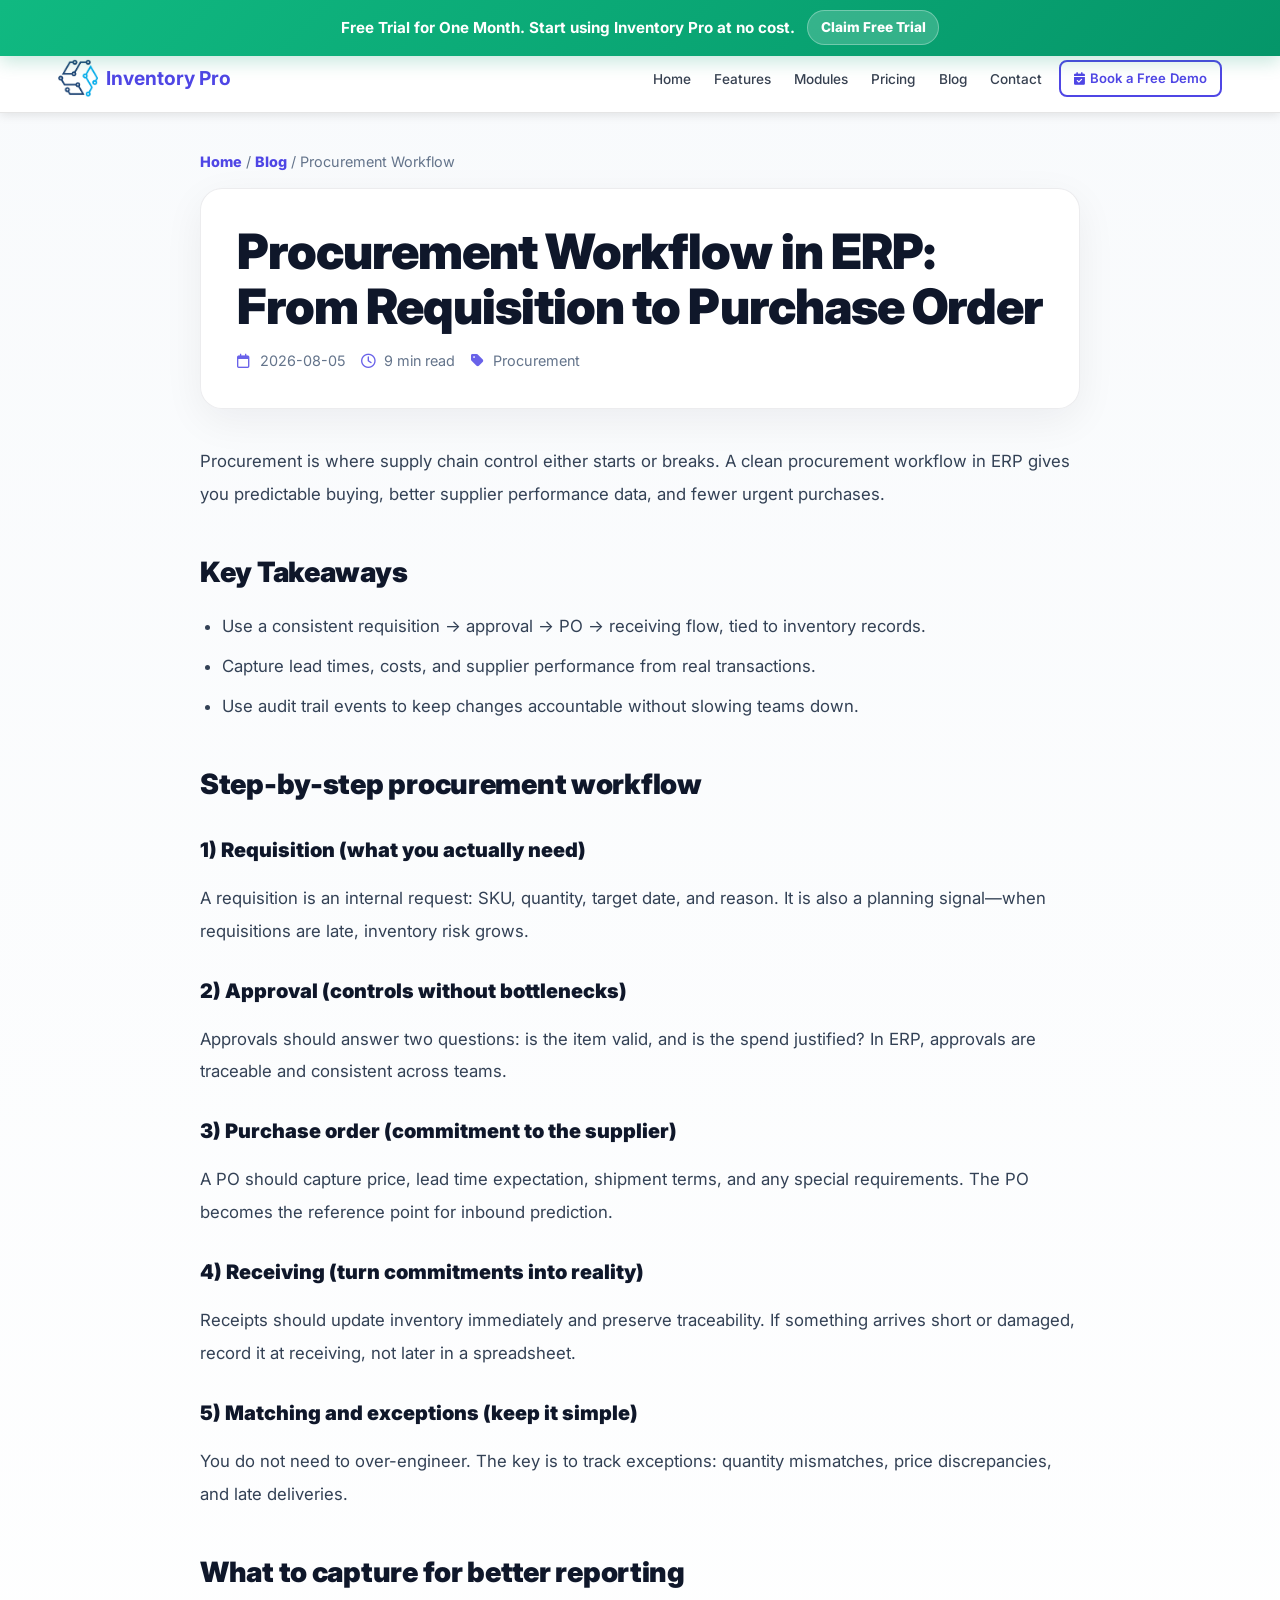
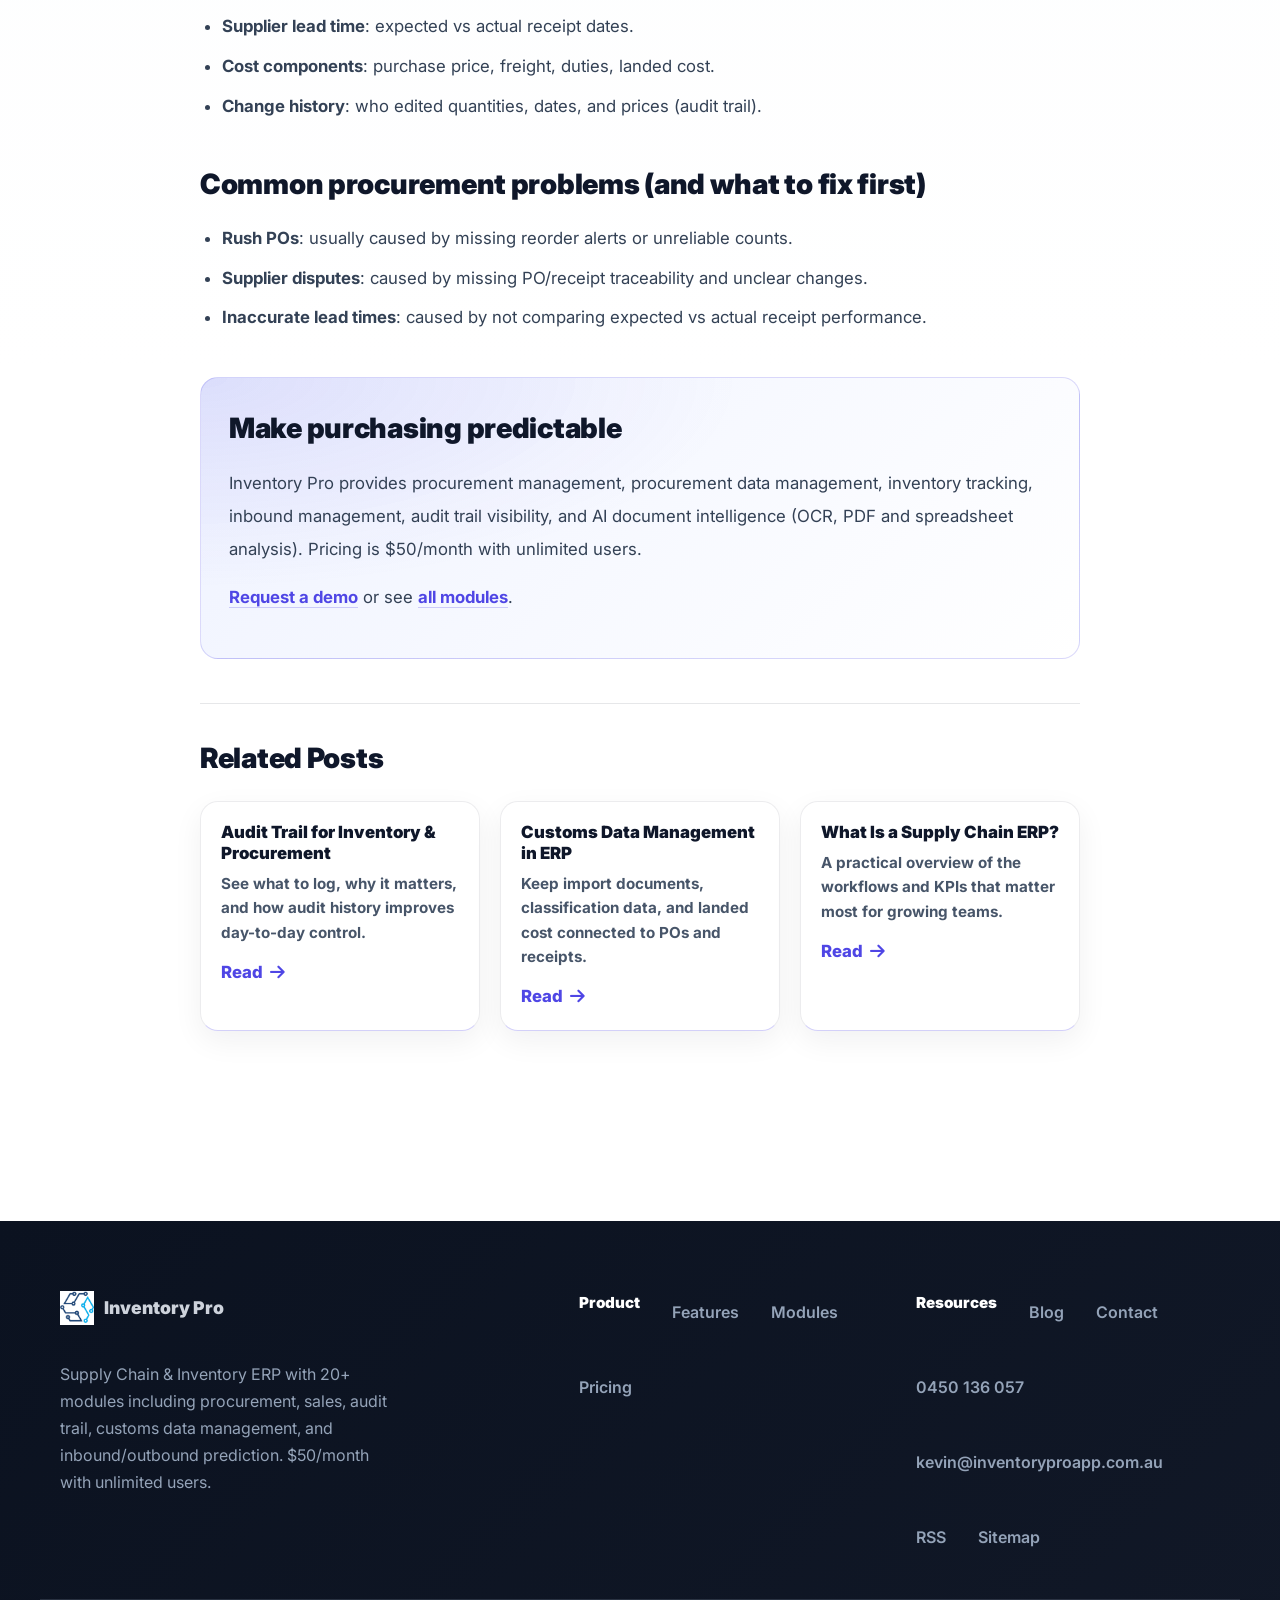
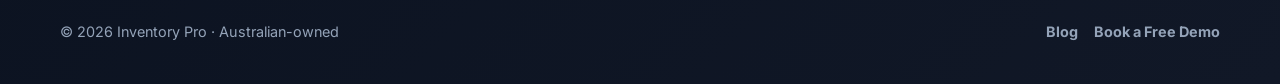
<file: blog/procurement-workflow-erp.html>
<!DOCTYPE html>
<html lang="en">
<head>
    <meta charset="UTF-8">
    <meta name="viewport" content="width=device-width, initial-scale=1.0">
    <meta http-equiv="X-UA-Compatible" content="IE=edge">

    <title>Procurement Workflow in ERP: From Requisition to Purchase Order | Inventory Pro</title>
    <meta name="description" content="A step-by-step procurement workflow you can run in an ERP: requisition, approval, purchase order, receiving, matching, and audit trail. Reduce rush buying and improve supplier performance.">
    <meta name="keywords" content="procurement workflow, procurement ERP, purchase order process, requisition approval, supplier management, landed cost, audit trail procurement">
    <meta name="author" content="Inventory Pro">
    <meta name="robots" content="index, follow, max-image-preview:large, max-snippet:-1, max-video-preview:-1">
    <meta name="theme-color" content="#2563eb">

    <!-- Google tag (gtag.js) -->
    <script async src="https://www.googletagmanager.com/gtag/js?id=G-X74HPPZ754"></script>
    <script>
        window.dataLayer = window.dataLayer || [];
        function gtag(){dataLayer.push(arguments);}
        gtag('js', new Date());

        gtag('config', 'G-X74HPPZ754');
    </script>

    <link rel="canonical" href="https://inventoryproapp.com.au/blog/procurement-workflow-erp.html">
    <link rel="alternate" hreflang="en" href="https://inventoryproapp.com.au/blog/procurement-workflow-erp.html">
    <link rel="alternate" type="application/rss+xml" title="Inventory Pro Blog RSS" href="https://inventoryproapp.com.au/blog/rss.xml">
    <link rel="icon" type="image/png" href="../logo.png">
    <link rel="apple-touch-icon" type="image/png" href="../logo.png">

    <meta property="og:type" content="article">
    <meta property="og:site_name" content="Inventory Pro">
    <meta property="og:title" content="Procurement Workflow in ERP: From Requisition to Purchase Order">
    <meta property="og:description" content="A step-by-step procurement workflow in ERP: requisition, approval, PO, receiving, and audit trail.">
    <meta property="og:url" content="https://inventoryproapp.com.au/blog/procurement-workflow-erp.html">
    <meta property="og:image" content="https://inventoryproapp.com.au/logo.png">
    <meta property="article:published_time" content="2026-08-05">
    <meta property="article:modified_time" content="2026-08-05">
    <meta property="article:section" content="Procurement">
    <meta property="article:tag" content="Procurement Workflow">
    <meta property="article:tag" content="Purchase Orders">
    <meta property="article:tag" content="Supplier Management">

    <meta name="twitter:card" content="summary_large_image">
    <meta name="twitter:title" content="Procurement Workflow in ERP: From Requisition to Purchase Order">
    <meta name="twitter:description" content="A step-by-step procurement workflow in ERP: requisition, approval, PO, receiving, and audit trail.">
    <meta name="twitter:image" content="https://inventoryproapp.com.au/logo.png">

    <link rel="stylesheet" href="../styles.css">
    <link href="https://fonts.googleapis.com/css2?family=Inter:wght@300;400;500;600;700;800&display=swap" rel="stylesheet">
    <link rel="stylesheet" href="https://cdnjs.cloudflare.com/ajax/libs/font-awesome/6.0.0/css/all.min.css">

    <script type="application/ld+json">
    {
        "@context": "https://schema.org",
        "@type": "BlogPosting",
        "headline": "Procurement Workflow in ERP: From Requisition to Purchase Order",
        "description": "A step-by-step procurement workflow you can run in an ERP: requisition, approval, purchase order, receiving, matching, and audit trail.",
        "url": "https://inventoryproapp.com.au/blog/procurement-workflow-erp.html",
        "image": "https://inventoryproapp.com.au/logo.png",
        "inLanguage": "en",
        "isPartOf": {
            "@type": "Blog",
            "name": "Inventory Pro Blog",
            "url": "https://inventoryproapp.com.au/blog/"
        },
        "author": {
            "@type": "Organization",
            "name": "Inventory Pro",
            "url": "https://inventoryproapp.com.au/"
        },
        "publisher": {
            "@type": "Organization",
            "name": "Inventory Pro",
            "logo": {
                "@type": "ImageObject",
                "url": "https://inventoryproapp.com.au/logo.png"
            }
        },
        "datePublished": "2026-08-05",
        "dateModified": "2026-08-05",
        "mainEntityOfPage": {
            "@type": "WebPage",
            "@id": "https://inventoryproapp.com.au/blog/procurement-workflow-erp.html"
        }
    }
    </script>

    <script type="application/ld+json">
    {
        "@context": "https://schema.org",
        "@type": "BreadcrumbList",
        "itemListElement": [
            {
                "@type": "ListItem",
                "position": 1,
                "name": "Home",
                "item": "https://inventoryproapp.com.au/"
            },
            {
                "@type": "ListItem",
                "position": 2,
                "name": "Blog",
                "item": "https://inventoryproapp.com.au/blog/"
            },
            {
                "@type": "ListItem",
                "position": 3,
                "name": "Procurement Workflow in ERP",
                "item": "https://inventoryproapp.com.au/blog/procurement-workflow-erp.html"
            }
        ]
    }
    </script>
</head>
<body class="blog-page">
    <!-- Google Analytics 4 (GA4) - noscript fallback for non-JS users -->
    <noscript>
        <iframe src="https://www.googletagmanager.com/ns.html?id=G-X74HPPZ754"
                height="0" width="0" style="display:none;visibility:hidden"
                title="Google Analytics noscript"></iframe>
    </noscript>

    <div class="trial-banner" role="status" aria-label="Free trial announcement">
        <span>Free Trial for One Month. Start using Inventory Pro at no cost.</span>
        <a href="../index.html#contact" class="trial-banner-link">Claim Free Trial</a>
    </div>
    <nav class="navbar">
        <div class="nav-container">
            <a class="nav-logo" href="../index.html">
                <img src="../logo.png" alt="Inventory Pro Logo" class="nav-logo-img">
                <span>Inventory Pro</span>
            </a>
            <ul class="nav-menu">
                <li><a href="../index.html#home">Home</a></li>
                <li><a href="../index.html#features">Features</a></li>
                <li><a href="../index.html#modules">Modules</a></li>
                <li><a href="../index.html#pricing">Pricing</a></li>
                <li><a href="index.html">Blog</a></li>
                <li><a href="../index.html#contact">Contact</a></li>
                <li><a href="../index.html#contact" class="request-demo-nav" data-interest="demo"><i class="fas fa-calendar-check"></i> Book a Free Demo</a></li>
            </ul>
            <div class="hamburger">
                <span></span>
                <span></span>
                <span></span>
            </div>
        </div>
    </nav>

    <main class="blog-post">
        <div class="post-container">
            <div class="breadcrumbs">
                <a href="../index.html">Home</a> / <a href="index.html">Blog</a> / Procurement Workflow
            </div>

            <header class="post-header">
                <h1>Procurement Workflow in ERP: From Requisition to Purchase Order</h1>
                <div class="blog-meta">
                    <span><i class="far fa-calendar"></i> 2026-08-05</span>
                    <span><i class="far fa-clock"></i> 9 min read</span>
                    <span><i class="fas fa-tag"></i> Procurement</span>
                </div>
            </header>

            <article class="post-content">
                <p>Procurement is where supply chain control either starts or breaks. A clean procurement workflow in ERP gives you predictable buying, better supplier performance data, and fewer urgent purchases.</p>

                <h2>Key Takeaways</h2>
                <ul>
                    <li>Use a consistent requisition → approval → PO → receiving flow, tied to inventory records.</li>
                    <li>Capture lead times, costs, and supplier performance from real transactions.</li>
                    <li>Use audit trail events to keep changes accountable without slowing teams down.</li>
                </ul>

                <h2>Step-by-step procurement workflow</h2>

                <h3>1) Requisition (what you actually need)</h3>
                <p>A requisition is an internal request: SKU, quantity, target date, and reason. It is also a planning signal—when requisitions are late, inventory risk grows.</p>

                <h3>2) Approval (controls without bottlenecks)</h3>
                <p>Approvals should answer two questions: is the item valid, and is the spend justified? In ERP, approvals are traceable and consistent across teams.</p>

                <h3>3) Purchase order (commitment to the supplier)</h3>
                <p>A PO should capture price, lead time expectation, shipment terms, and any special requirements. The PO becomes the reference point for inbound prediction.</p>

                <h3>4) Receiving (turn commitments into reality)</h3>
                <p>Receipts should update inventory immediately and preserve traceability. If something arrives short or damaged, record it at receiving, not later in a spreadsheet.</p>

                <h3>5) Matching and exceptions (keep it simple)</h3>
                <p>You do not need to over-engineer. The key is to track exceptions: quantity mismatches, price discrepancies, and late deliveries.</p>

                <h2>What to capture for better reporting</h2>
                <ul>
                    <li><strong>Supplier lead time</strong>: expected vs actual receipt dates.</li>
                    <li><strong>Cost components</strong>: purchase price, freight, duties, landed cost.</li>
                    <li><strong>Change history</strong>: who edited quantities, dates, and prices (audit trail).</li>
                </ul>

                <h2>Common procurement problems (and what to fix first)</h2>
                <ul>
                    <li><strong>Rush POs</strong>: usually caused by missing reorder alerts or unreliable counts.</li>
                    <li><strong>Supplier disputes</strong>: caused by missing PO/receipt traceability and unclear changes.</li>
                    <li><strong>Inaccurate lead times</strong>: caused by not comparing expected vs actual receipt performance.</li>
                </ul>

                <div class="post-cta">
                    <h2>Make purchasing predictable</h2>
                    <p>Inventory Pro provides procurement management, procurement data management, inventory tracking, inbound management, audit trail visibility, and AI document intelligence (OCR, PDF and spreadsheet analysis). Pricing is $50/month with unlimited users.</p>
                    <p><a href="../index.html#contact">Request a demo</a> or see <a href="../index.html#modules">all modules</a>.</p>
                </div>

                <section class="related-posts" aria-label="Related posts">
                    <h2>Related Posts</h2>
                    <div class="related-grid">
                        <a class="related-card" href="audit-trail-inventory.html">
                            <h3>Audit Trail for Inventory & Procurement</h3>
                            <p>See what to log, why it matters, and how audit history improves day-to-day control.</p>
                            <span class="related-read">Read <i class="fas fa-arrow-right"></i></span>
                        </a>
                        <a class="related-card" href="customs-data-management-erp.html">
                            <h3>Customs Data Management in ERP</h3>
                            <p>Keep import documents, classification data, and landed cost connected to POs and receipts.</p>
                            <span class="related-read">Read <i class="fas fa-arrow-right"></i></span>
                        </a>
                        <a class="related-card" href="supply-chain-erp-guide.html">
                            <h3>What Is a Supply Chain ERP?</h3>
                            <p>A practical overview of the workflows and KPIs that matter most for growing teams.</p>
                            <span class="related-read">Read <i class="fas fa-arrow-right"></i></span>
                        </a>
                    </div>
                </section>
            </article>
        </div>
    </main>

    <footer class="site-footer" aria-label="Site footer">
        <div class="container footer-grid">
            <div class="footer-brand">
                <a class="footer-logo" href="../index.html">
                    <img src="../logo.png" alt="Inventory Pro Logo">
                    <span>Inventory Pro</span>
                </a>
                <p>Supply Chain & Inventory ERP with 20+ modules including procurement, sales, audit trail, customs data management, and inbound/outbound prediction. $50/month with unlimited users.</p>
            </div>
            <div class="footer-links">
                <h4>Product</h4>
                <a href="../index.html#features">Features</a>
                <a href="../index.html#modules">Modules</a>
                <a href="../index.html#pricing">Pricing</a>
            </div>
            <div class="footer-links">
                <h4>Resources</h4>
                <a href="index.html">Blog</a>
                <a href="../index.html#contact">Contact</a>
                <a href="tel:+61450136057">0450 136 057</a>
                <a href="mailto:kevin@inventoryproapp.com.au">kevin@inventoryproapp.com.au</a>
                <a href="rss.xml">RSS</a>
                <a href="../sitemap.xml">Sitemap</a>
            </div>
        </div>
        <div class="container footer-bottom">
            <span>© <span id="footerYear"></span> Inventory Pro · Australian-owned</span>
            <div class="footer-bottom-links">
                <a href="index.html">Blog</a>
                <a href="../index.html#contact">Book a Free Demo</a>
            </div>
        </div>
    </footer>

    <script src="blog.js"></script>
</body>
</html>
</file>
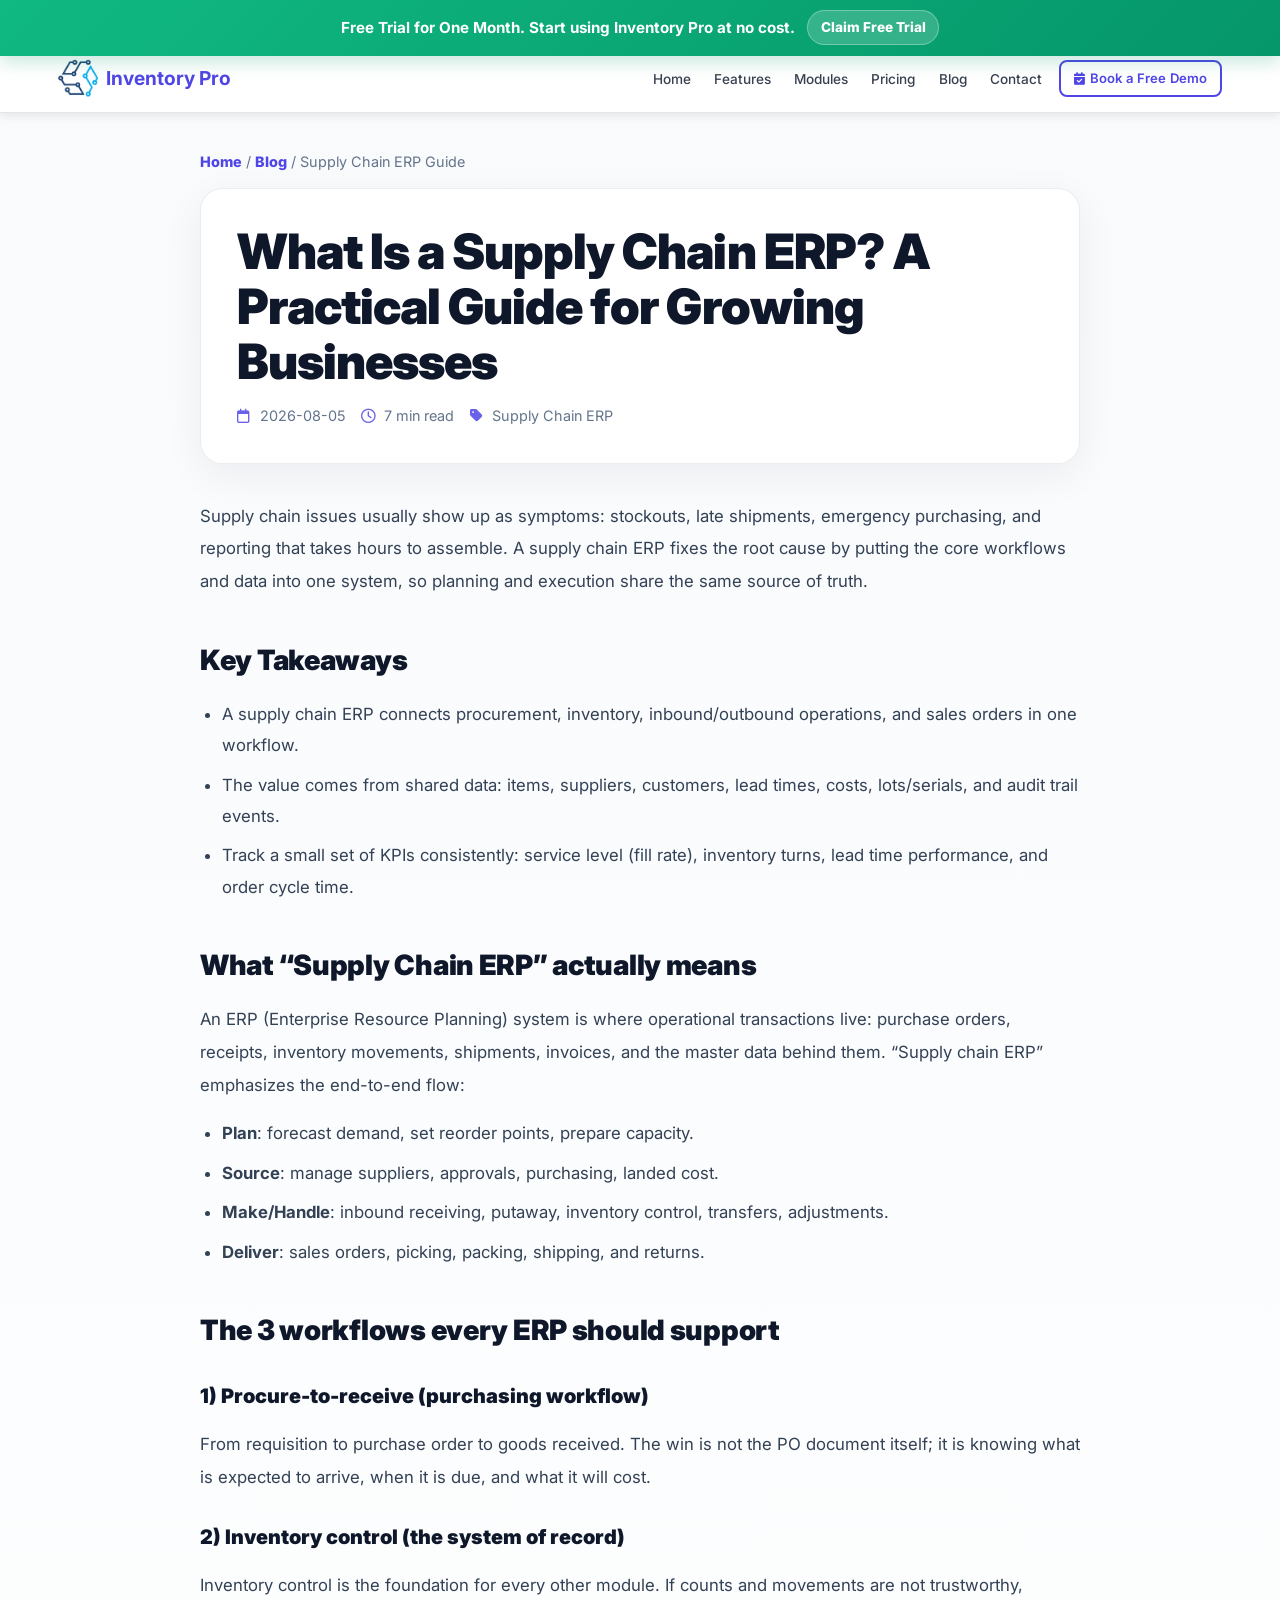
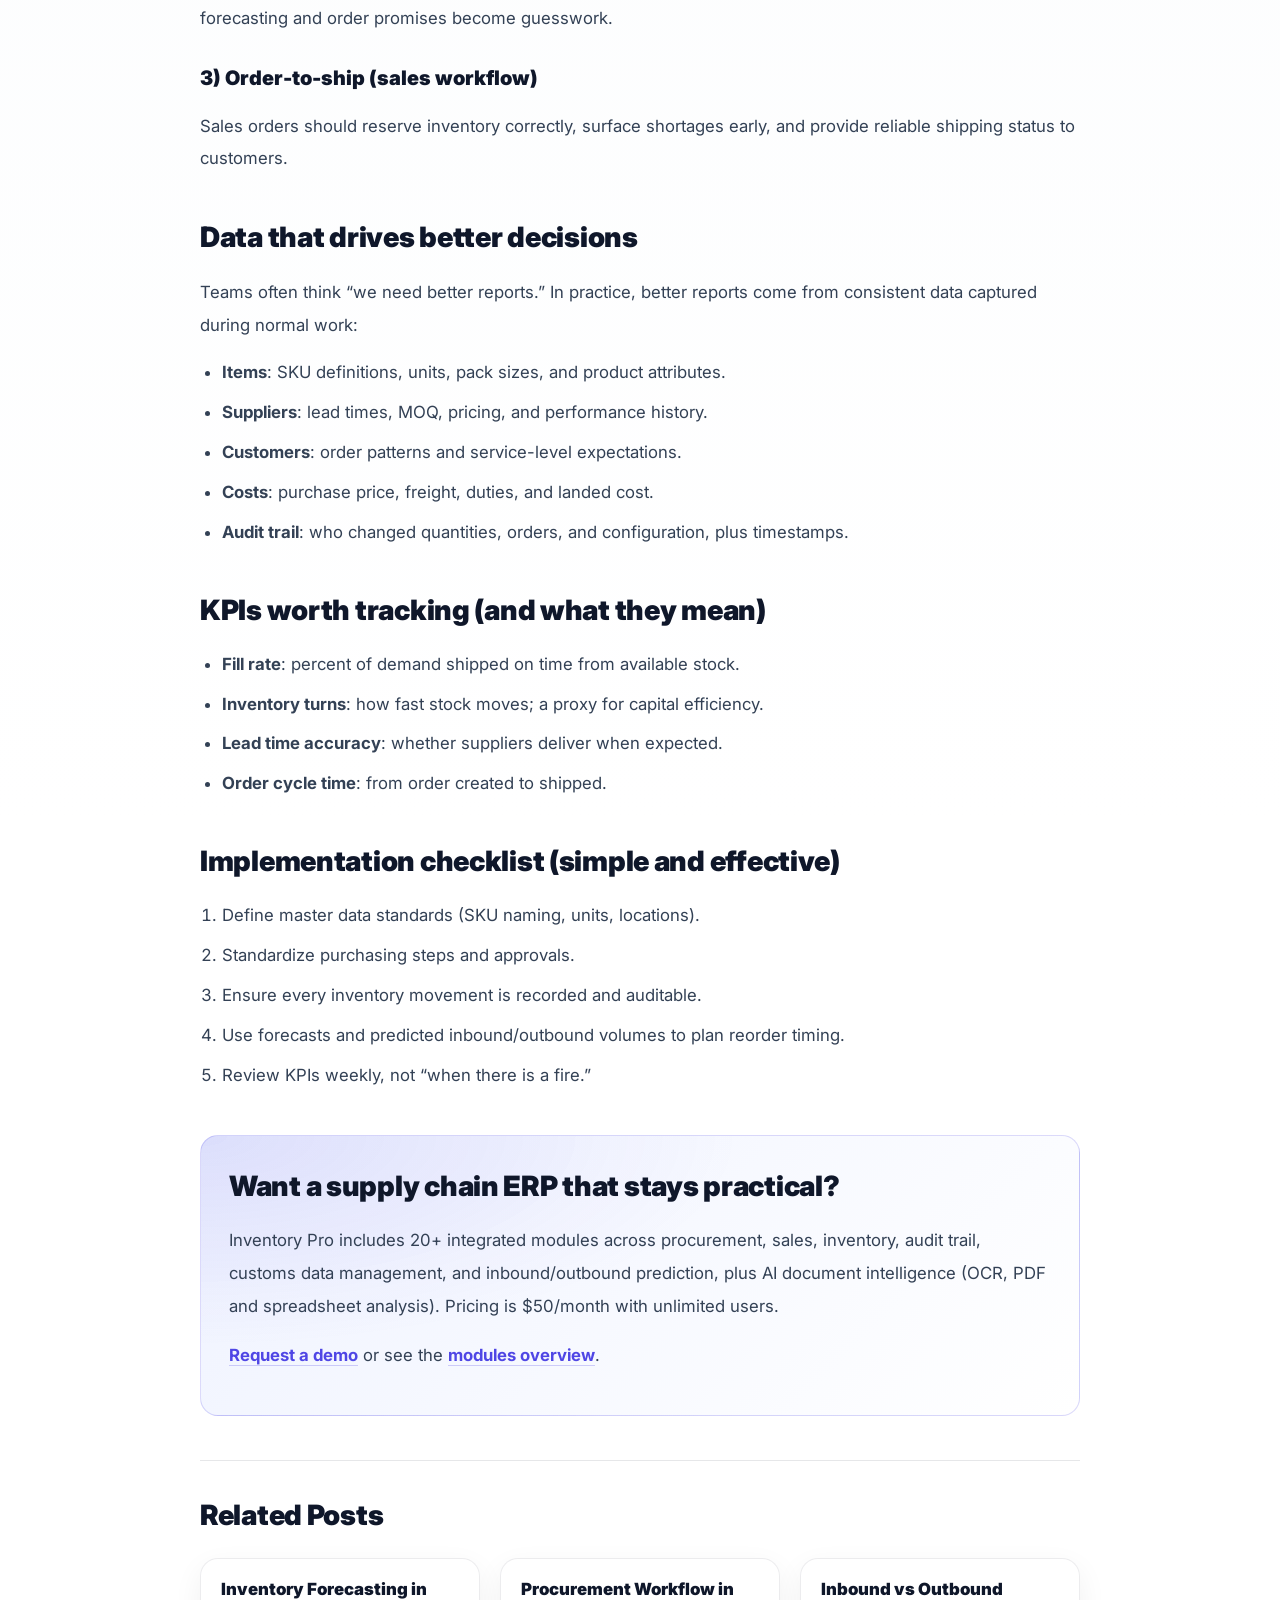
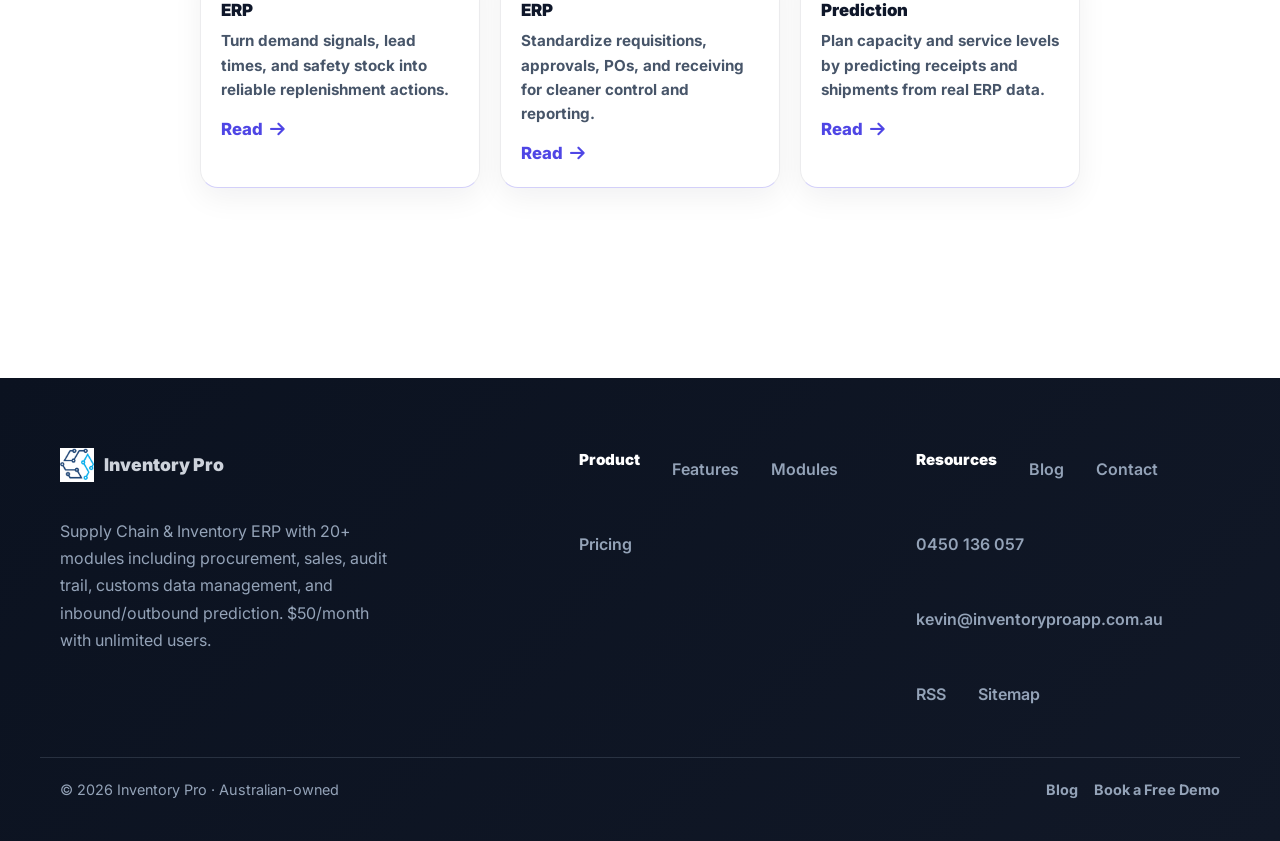
<file: blog/supply-chain-erp-guide.html>
<!DOCTYPE html>
<html lang="en">
<head>
    <meta charset="UTF-8">
    <meta name="viewport" content="width=device-width, initial-scale=1.0">
    <meta http-equiv="X-UA-Compatible" content="IE=edge">

    <title>What Is a Supply Chain ERP? A Practical Guide | Inventory Pro</title>
    <meta name="description" content="A practical explanation of supply chain ERP: what it is, the workflows it connects (procurement, inventory, sales, forecasting), and the KPIs to track for better service and lower cost.">
    <meta name="keywords" content="supply chain ERP, ERP supply chain management, inventory ERP, procurement ERP, sales order management, forecasting dashboard, audit trail, customs data management">
    <meta name="author" content="Inventory Pro">
    <meta name="robots" content="index, follow, max-image-preview:large, max-snippet:-1, max-video-preview:-1">
    <meta name="theme-color" content="#2563eb">

    <!-- Google tag (gtag.js) -->
    <script async src="https://www.googletagmanager.com/gtag/js?id=G-X74HPPZ754"></script>
    <script>
        window.dataLayer = window.dataLayer || [];
        function gtag(){dataLayer.push(arguments);}
        gtag('js', new Date());

        gtag('config', 'G-X74HPPZ754');
    </script>

    <link rel="canonical" href="https://inventoryproapp.com.au/blog/supply-chain-erp-guide.html">
    <link rel="alternate" hreflang="en" href="https://inventoryproapp.com.au/blog/supply-chain-erp-guide.html">
    <link rel="alternate" type="application/rss+xml" title="Inventory Pro Blog RSS" href="https://inventoryproapp.com.au/blog/rss.xml">
    <link rel="icon" type="image/png" href="../logo.png">
    <link rel="apple-touch-icon" type="image/png" href="../logo.png">

    <meta property="og:type" content="article">
    <meta property="og:site_name" content="Inventory Pro">
    <meta property="og:title" content="What Is a Supply Chain ERP? A Practical Guide">
    <meta property="og:description" content="A practical explanation of supply chain ERP: workflows, data, and KPIs that drive lower cost and better service.">
    <meta property="og:url" content="https://inventoryproapp.com.au/blog/supply-chain-erp-guide.html">
    <meta property="og:image" content="https://inventoryproapp.com.au/logo.png">
    <meta property="article:published_time" content="2026-08-05">
    <meta property="article:modified_time" content="2026-08-05">
    <meta property="article:section" content="Supply Chain ERP">
    <meta property="article:tag" content="Supply Chain ERP">
    <meta property="article:tag" content="Inventory Management">
    <meta property="article:tag" content="Procurement">

    <meta name="twitter:card" content="summary_large_image">
    <meta name="twitter:title" content="What Is a Supply Chain ERP? A Practical Guide">
    <meta name="twitter:description" content="A practical explanation of supply chain ERP: workflows, data, and KPIs that drive lower cost and better service.">
    <meta name="twitter:image" content="https://inventoryproapp.com.au/logo.png">

    <link rel="stylesheet" href="../styles.css">
    <link href="https://fonts.googleapis.com/css2?family=Inter:wght@300;400;500;600;700;800&display=swap" rel="stylesheet">
    <link rel="stylesheet" href="https://cdnjs.cloudflare.com/ajax/libs/font-awesome/6.0.0/css/all.min.css">

    <script type="application/ld+json">
    {
        "@context": "https://schema.org",
        "@type": "BlogPosting",
        "headline": "What Is a Supply Chain ERP? A Practical Guide for Growing Businesses",
        "description": "A practical explanation of supply chain ERP: what it is, the workflows it connects (procurement, inventory, sales, forecasting), and the KPIs to track for better service and lower cost.",
        "url": "https://inventoryproapp.com.au/blog/supply-chain-erp-guide.html",
        "image": "https://inventoryproapp.com.au/logo.png",
        "inLanguage": "en",
        "isPartOf": {
            "@type": "Blog",
            "name": "Inventory Pro Blog",
            "url": "https://inventoryproapp.com.au/blog/"
        },
        "author": {
            "@type": "Organization",
            "name": "Inventory Pro",
            "url": "https://inventoryproapp.com.au/"
        },
        "publisher": {
            "@type": "Organization",
            "name": "Inventory Pro",
            "logo": {
                "@type": "ImageObject",
                "url": "https://inventoryproapp.com.au/logo.png"
            }
        },
        "datePublished": "2026-08-05",
        "dateModified": "2026-08-05",
        "mainEntityOfPage": {
            "@type": "WebPage",
            "@id": "https://inventoryproapp.com.au/blog/supply-chain-erp-guide.html"
        }
    }
    </script>

    <script type="application/ld+json">
    {
        "@context": "https://schema.org",
        "@type": "BreadcrumbList",
        "itemListElement": [
            {
                "@type": "ListItem",
                "position": 1,
                "name": "Home",
                "item": "https://inventoryproapp.com.au/"
            },
            {
                "@type": "ListItem",
                "position": 2,
                "name": "Blog",
                "item": "https://inventoryproapp.com.au/blog/"
            },
            {
                "@type": "ListItem",
                "position": 3,
                "name": "What Is a Supply Chain ERP?",
                "item": "https://inventoryproapp.com.au/blog/supply-chain-erp-guide.html"
            }
        ]
    }
    </script>
</head>
<body class="blog-page">
    <!-- Google Analytics 4 (GA4) - noscript fallback for non-JS users -->
    <noscript>
        <iframe src="https://www.googletagmanager.com/ns.html?id=G-X74HPPZ754"
                height="0" width="0" style="display:none;visibility:hidden"
                title="Google Analytics noscript"></iframe>
    </noscript>

    <div class="trial-banner" role="status" aria-label="Free trial announcement">
        <span>Free Trial for One Month. Start using Inventory Pro at no cost.</span>
        <a href="../index.html#contact" class="trial-banner-link">Claim Free Trial</a>
    </div>
    <nav class="navbar">
        <div class="nav-container">
            <a class="nav-logo" href="../index.html">
                <img src="../logo.png" alt="Inventory Pro Logo" class="nav-logo-img">
                <span>Inventory Pro</span>
            </a>
            <ul class="nav-menu">
                <li><a href="../index.html#home">Home</a></li>
                <li><a href="../index.html#features">Features</a></li>
                <li><a href="../index.html#modules">Modules</a></li>
                <li><a href="../index.html#pricing">Pricing</a></li>
                <li><a href="index.html">Blog</a></li>
                <li><a href="../index.html#contact">Contact</a></li>
                <li><a href="../index.html#contact" class="request-demo-nav" data-interest="demo"><i class="fas fa-calendar-check"></i> Book a Free Demo</a></li>
            </ul>
            <div class="hamburger">
                <span></span>
                <span></span>
                <span></span>
            </div>
        </div>
    </nav>

    <main class="blog-post">
        <div class="post-container">
            <div class="breadcrumbs">
                <a href="../index.html">Home</a> / <a href="index.html">Blog</a> / Supply Chain ERP Guide
            </div>

            <header class="post-header">
                <h1>What Is a Supply Chain ERP? A Practical Guide for Growing Businesses</h1>
                <div class="blog-meta">
                    <span><i class="far fa-calendar"></i> 2026-08-05</span>
                    <span><i class="far fa-clock"></i> 7 min read</span>
                    <span><i class="fas fa-tag"></i> Supply Chain ERP</span>
                </div>
            </header>

            <article class="post-content">
                <p>Supply chain issues usually show up as symptoms: stockouts, late shipments, emergency purchasing, and reporting that takes hours to assemble. A supply chain ERP fixes the root cause by putting the core workflows and data into one system, so planning and execution share the same source of truth.</p>

                <h2>Key Takeaways</h2>
                <ul>
                    <li>A supply chain ERP connects procurement, inventory, inbound/outbound operations, and sales orders in one workflow.</li>
                    <li>The value comes from shared data: items, suppliers, customers, lead times, costs, lots/serials, and audit trail events.</li>
                    <li>Track a small set of KPIs consistently: service level (fill rate), inventory turns, lead time performance, and order cycle time.</li>
                </ul>

                <h2>What “Supply Chain ERP” actually means</h2>
                <p>An ERP (Enterprise Resource Planning) system is where operational transactions live: purchase orders, receipts, inventory movements, shipments, invoices, and the master data behind them. “Supply chain ERP” emphasizes the end-to-end flow:</p>
                <ul>
                    <li><strong>Plan</strong>: forecast demand, set reorder points, prepare capacity.</li>
                    <li><strong>Source</strong>: manage suppliers, approvals, purchasing, landed cost.</li>
                    <li><strong>Make/Handle</strong>: inbound receiving, putaway, inventory control, transfers, adjustments.</li>
                    <li><strong>Deliver</strong>: sales orders, picking, packing, shipping, and returns.</li>
                </ul>

                <h2>The 3 workflows every ERP should support</h2>
                <h3>1) Procure-to-receive (purchasing workflow)</h3>
                <p>From requisition to purchase order to goods received. The win is not the PO document itself; it is knowing what is expected to arrive, when it is due, and what it will cost.</p>

                <h3>2) Inventory control (the system of record)</h3>
                <p>Inventory control is the foundation for every other module. If counts and movements are not trustworthy, forecasting and order promises become guesswork.</p>

                <h3>3) Order-to-ship (sales workflow)</h3>
                <p>Sales orders should reserve inventory correctly, surface shortages early, and provide reliable shipping status to customers.</p>

                <h2>Data that drives better decisions</h2>
                <p>Teams often think “we need better reports.” In practice, better reports come from consistent data captured during normal work:</p>
                <ul>
                    <li><strong>Items</strong>: SKU definitions, units, pack sizes, and product attributes.</li>
                    <li><strong>Suppliers</strong>: lead times, MOQ, pricing, and performance history.</li>
                    <li><strong>Customers</strong>: order patterns and service-level expectations.</li>
                    <li><strong>Costs</strong>: purchase price, freight, duties, and landed cost.</li>
                    <li><strong>Audit trail</strong>: who changed quantities, orders, and configuration, plus timestamps.</li>
                </ul>

                <h2>KPIs worth tracking (and what they mean)</h2>
                <ul>
                    <li><strong>Fill rate</strong>: percent of demand shipped on time from available stock.</li>
                    <li><strong>Inventory turns</strong>: how fast stock moves; a proxy for capital efficiency.</li>
                    <li><strong>Lead time accuracy</strong>: whether suppliers deliver when expected.</li>
                    <li><strong>Order cycle time</strong>: from order created to shipped.</li>
                </ul>

                <h2>Implementation checklist (simple and effective)</h2>
                <ol>
                    <li>Define master data standards (SKU naming, units, locations).</li>
                    <li>Standardize purchasing steps and approvals.</li>
                    <li>Ensure every inventory movement is recorded and auditable.</li>
                    <li>Use forecasts and predicted inbound/outbound volumes to plan reorder timing.</li>
                    <li>Review KPIs weekly, not “when there is a fire.”</li>
                </ol>

                <div class="post-cta">
                    <h2>Want a supply chain ERP that stays practical?</h2>
                    <p>Inventory Pro includes 20+ integrated modules across procurement, sales, inventory, audit trail, customs data management, and inbound/outbound prediction, plus AI document intelligence (OCR, PDF and spreadsheet analysis). Pricing is $50/month with unlimited users.</p>
                    <p><a href="../index.html#contact">Request a demo</a> or see the <a href="../index.html#modules">modules overview</a>.</p>
                </div>

                <section class="related-posts" aria-label="Related posts">
                    <h2>Related Posts</h2>
                    <div class="related-grid">
                        <a class="related-card" href="inventory-forecasting-erp.html">
                            <h3>Inventory Forecasting in ERP</h3>
                            <p>Turn demand signals, lead times, and safety stock into reliable replenishment actions.</p>
                            <span class="related-read">Read <i class="fas fa-arrow-right"></i></span>
                        </a>
                        <a class="related-card" href="procurement-workflow-erp.html">
                            <h3>Procurement Workflow in ERP</h3>
                            <p>Standardize requisitions, approvals, POs, and receiving for cleaner control and reporting.</p>
                            <span class="related-read">Read <i class="fas fa-arrow-right"></i></span>
                        </a>
                        <a class="related-card" href="inbound-outbound-prediction.html">
                            <h3>Inbound vs Outbound Prediction</h3>
                            <p>Plan capacity and service levels by predicting receipts and shipments from real ERP data.</p>
                            <span class="related-read">Read <i class="fas fa-arrow-right"></i></span>
                        </a>
                    </div>
                </section>
            </article>
        </div>
    </main>

    <footer class="site-footer" aria-label="Site footer">
        <div class="container footer-grid">
            <div class="footer-brand">
                <a class="footer-logo" href="../index.html">
                    <img src="../logo.png" alt="Inventory Pro Logo">
                    <span>Inventory Pro</span>
                </a>
                <p>Supply Chain & Inventory ERP with 20+ modules including procurement, sales, audit trail, customs data management, and inbound/outbound prediction. $50/month with unlimited users.</p>
            </div>
            <div class="footer-links">
                <h4>Product</h4>
                <a href="../index.html#features">Features</a>
                <a href="../index.html#modules">Modules</a>
                <a href="../index.html#pricing">Pricing</a>
            </div>
            <div class="footer-links">
                <h4>Resources</h4>
                <a href="index.html">Blog</a>
                <a href="../index.html#contact">Contact</a>
                <a href="tel:+61450136057">0450 136 057</a>
                <a href="mailto:kevin@inventoryproapp.com.au">kevin@inventoryproapp.com.au</a>
                <a href="rss.xml">RSS</a>
                <a href="../sitemap.xml">Sitemap</a>
            </div>
        </div>
        <div class="container footer-bottom">
            <span>© <span id="footerYear"></span> Inventory Pro · Australian-owned</span>
            <div class="footer-bottom-links">
                <a href="index.html">Blog</a>
                <a href="../index.html#contact">Book a Free Demo</a>
            </div>
        </div>
    </footer>

    <script src="blog.js"></script>
</body>
</html>
</file>
<file: styles.css>
/* SEO Accessibility Styles */
.sr-only {
    position: absolute;
    width: 1px;
    height: 1px;
    padding: 0;
    margin: -1px;
    overflow: hidden;
    clip: rect(0, 0, 0, 0);
    white-space: nowrap;
    border: 0;
}

.sr-only-focusable:active,
.sr-only-focusable:focus {
    position: static;
    width: auto;
    height: auto;
    margin: 0;
    overflow: visible;
    clip: auto;
    white-space: normal;
}

/* Reset and Base Styles */
* {
    margin: 0;
    padding: 0;
    box-sizing: border-box;
}

body {
    font-family: 'Inter', -apple-system, BlinkMacSystemFont, 'Segoe UI', Roboto, sans-serif;
    line-height: 1.6;
    color: #333;
    overflow-x: hidden;
    background: #f8fafc;
    word-wrap: break-word;
    overflow-wrap: break-word;
}

.trial-banner {
    position: fixed;
    top: 0;
    left: 0;
    right: 0;
    z-index: 10000;
    display: flex;
    align-items: center;
    justify-content: center;
    gap: 0.75rem;
    padding: 0.65rem 1rem;
    background: linear-gradient(135deg, #10b981 0%, #059669 100%);
    color: #ffffff;
    font-size: 0.95rem;
    font-weight: 700;
    text-align: center;
    box-shadow: 0 6px 18px rgba(5, 150, 105, 0.22);
}

.trial-banner-link {
    display: inline-flex;
    align-items: center;
    justify-content: center;
    padding: 0.35rem 0.8rem;
    border-radius: 999px;
    background: rgba(255, 255, 255, 0.18);
    border: 1px solid rgba(255, 255, 255, 0.3);
    color: #ffffff;
    text-decoration: none;
    font-size: 0.85rem;
    font-weight: 800;
    transition: background 0.2s ease, transform 0.2s ease;
}

.trial-banner-link:hover {
    background: rgba(255, 255, 255, 0.28);
    transform: translateY(-1px);
}

/* Text overflow handling */
h1, h2, h3, h4, h5, h6, p, span, div, a, button, input, textarea, select {
    word-wrap: break-word;
    overflow-wrap: break-word;
    hyphens: auto;
}

/* Color Variables */
:root {
    --primary-color: #4f46e5;
    --primary-dark: #3730a3;
    --primary-light: #6366f1;
    --secondary-color: #64748b;
    --accent-color: #f59e0b;
    --success-color: #10b981;
    --error-color: #ef4444;
    --warning-color: #f59e0b;
    --text-primary: #1f2937;
    --text-secondary: #6b7280;
    --text-light: #9ca3af;
    --bg-primary: #ffffff;
    --bg-secondary: #f8fafc;
    --bg-dark: #1f2937;
    --border-color: #e5e7eb;
    --border-light: #f3f4f6;
    --shadow-light: rgba(0, 0, 0, 0.05);
    --shadow-medium: rgba(0, 0, 0, 0.1);
    --shadow-heavy: rgba(0, 0, 0, 0.15);
    --gradient-primary: linear-gradient(135deg, #4f46e5 0%, #3730a3 100%);
    --gradient-secondary: linear-gradient(135deg, #6366f1 0%, #4f46e5 100%);
    --gradient-accent: linear-gradient(135deg, #f59e0b 0%, #d97706 100%);
    --gradient-hero: linear-gradient(135deg, #667eea 0%, #764ba2 100%);
    --gradient-card: linear-gradient(135deg, rgba(255, 255, 255, 0.9) 0%, rgba(255, 255, 255, 0.7) 100%);
    --gradient-glass: linear-gradient(135deg, rgba(255, 255, 255, 0.2) 0%, rgba(255, 255, 255, 0.1) 100%);
    --gradient-dark: linear-gradient(135deg, #1f2937 0%, #374151 100%);
}

/* Container with text overflow protection */
.container {
    max-width: 1200px;
    margin: 0 auto;
    padding: 0 20px;
    overflow: hidden;
}

/* Navigation with text overflow protection */
.navbar {
    position: fixed;
    top: 46px;
    left: 0;
    right: 0;
    background: rgba(255, 255, 255, 0.95);
    backdrop-filter: blur(10px);
    -webkit-backdrop-filter: blur(10px);
    z-index: 9999;
    padding: 0.8rem 0;
    border-bottom: 1px solid rgba(0, 0, 0, 0.1);
    box-shadow: 0 2px 10px rgba(0, 0, 0, 0.1);
    overflow: visible;
}

.nav-container {
    max-width: 1200px;
    margin: 0 auto;
    padding: 0 18px;
    display: flex;
    align-items: center;
    justify-content: space-between;
    gap: 0.5rem;
    overflow: visible;
}

.nav-logo {
    display: flex;
    align-items: center;
    font-size: 1.2rem;
    font-weight: 700;
    color: #4f46e5;
    text-decoration: none;
    flex-shrink: 0;
    min-width: 0;
}

.nav-logo-img {
    height: 40px;
    width: auto;
    object-fit: contain;
    margin-right: 0.5rem;
}

.nav-logo span {
    white-space: nowrap;
    overflow: hidden;
    text-overflow: ellipsis;
}

.nav-logo i {
    margin-right: 0.5rem;
    font-size: 1.5rem;
    color: #4f46e5;
    flex-shrink: 0;
}

.nav-menu {
    display: flex;
    list-style: none;
    margin: 0;
    padding: 0;
    gap: 0.15rem;
    flex-wrap: nowrap;
    justify-content: flex-end;
    align-items: center;
    flex: 1;
    min-width: 0;
}

.nav-menu a {
    text-decoration: none;
    color: #374151;
    font-weight: 500;
    font-size: 0.85rem;
    padding: 0.4rem 0.65rem;
    border-radius: 6px;
    transition: all 0.2s ease;
    white-space: nowrap;
}

.nav-menu a:hover {
    background: rgba(79, 70, 229, 0.1);
    color: #4f46e5;
}

.hamburger {
    display: none;
    flex-direction: column;
    cursor: pointer;
    gap: 3px;
    padding: 5px;
    flex-shrink: 0;
}

.hamburger span {
    width: 20px;
    height: 2px;
    background: #4f46e5;
    border-radius: 1px;
    transition: all 0.3s ease;
}

/* Hero Section with text overflow protection */
.hero {
    min-height: 100vh;
    display: flex;
    align-items: center;
    background: var(--gradient-hero);
    position: relative;
    overflow: hidden;
    padding-top: 126px;
}

.hero::before {
    content: '';
    position: absolute;
    top: 0;
    left: 0;
    right: 0;
    bottom: 0;
    background: url('data:image/svg+xml,<svg xmlns="http://www.w3.org/2000/svg" viewBox="0 0 100 100"><defs><pattern id="grid" width="10" height="10" patternUnits="userSpaceOnUse"><path d="M 10 0 L 0 0 0 10" fill="none" stroke="rgba(255,255,255,0.1)" stroke-width="0.5"/></pattern></defs><rect width="100" height="100" fill="url(%23grid)"/></svg>');
    opacity: 0.3;
}

.hero::after {
    content: '';
    position: absolute;
    top: 0;
    left: 0;
    right: 0;
    bottom: 0;
    background: radial-gradient(circle at 20% 80%, rgba(120, 119, 198, 0.3) 0%, transparent 50%),
                radial-gradient(circle at 80% 20%, rgba(255, 119, 198, 0.3) 0%, transparent 50%),
                radial-gradient(circle at 40% 40%, rgba(120, 219, 255, 0.2) 0%, transparent 50%);
}

.hero-container {
    max-width: 1200px;
    margin: 0 auto;
    padding: 0 20px;
    display: grid;
    grid-template-columns: 1fr 1fr;
    gap: 4rem;
    align-items: center;
    position: relative;
    z-index: 2;
    overflow: hidden;
}

.hero-content h1 {
    font-size: clamp(2rem, 5vw, 4rem);
    font-weight: 800;
    color: white;
    margin-bottom: 1.5rem;
    line-height: 1.1;
    text-shadow: 0 4px 8px rgba(0, 0, 0, 0.1);
    animation: fadeInUp 1s ease;
    background: linear-gradient(135deg, #ffffff 0%, #f3f4f6 100%);
    -webkit-background-clip: text;
    -webkit-text-fill-color: transparent;
    background-clip: text;
    word-wrap: break-word;
    overflow-wrap: break-word;
}

.hero-content p {
    font-size: clamp(1rem, 2.5vw, 1.25rem);
    color: rgba(255, 255, 255, 0.9);
    margin-bottom: 2rem;
    line-height: 1.6;
    animation: fadeInUp 1s ease 0.2s both;
    word-wrap: break-word;
    overflow-wrap: break-word;
}

.hero-buttons {
    display: flex;
    gap: 1rem;
    animation: fadeInUp 1s ease 0.4s both;
    margin-bottom: 2rem;
    flex-wrap: wrap;
}

.hero-stats {
    display: flex;
    gap: 2rem;
    animation: fadeInUp 1s ease 0.6s both;
    flex-wrap: wrap;
}

/* New hero rework: Australian positioning + badges */
.hero-badge {
    display: inline-flex;
    align-items: center;
    gap: 0.55rem;
    padding: 0.45rem 0.95rem;
    background: rgba(255, 255, 255, 0.14);
    border: 1px solid rgba(255, 255, 255, 0.22);
    border-radius: 999px;
    color: #e0e7ff;
    font-weight: 600;
    font-size: clamp(0.85rem, 2vw, 0.95rem);
    letter-spacing: 0.2px;
    margin-bottom: 1.4rem;
    animation: fadeInUp 0.8s ease both;
    backdrop-filter: blur(8px);
}

.hero-badge-flag {
    font-size: 1.05rem;
    line-height: 1;
}

.hero-content h1 {
    font-size: clamp(2rem, 5vw, 3.6rem);
    font-weight: 900;
    color: white;
    margin: 0 0 1rem;
    line-height: 1.08;
    text-shadow: 0 4px 14px rgba(0, 0, 0, 0.18);
    animation: fadeInUp 1s ease 0.1s both;
    word-wrap: break-word;
    overflow-wrap: break-word;
}

.hero-gradient {
    display: block;
    background: linear-gradient(135deg, #a5b4fc 0%, #34d399 60%, #67e8f9 100%);
    -webkit-background-clip: text;
    -webkit-text-fill-color: transparent;
    background-clip: text;
}

.hero-sub {
    font-size: clamp(1rem, 2.3vw, 1.15rem) !important;
    color: rgba(255, 255, 255, 0.9) !important;
    margin-bottom: 1.25rem !important;
    max-width: 56ch;
    line-height: 1.6 !important;
}

.hero-bullets {
    list-style: none;
    padding: 0;
    margin: 0 0 1.75rem;
    display: grid;
    gap: 0.65rem;
    animation: fadeInUp 1s ease 0.3s both;
}

.hero-bullets li {
    display: flex;
    align-items: flex-start;
    gap: 0.55rem;
    color: rgba(255, 255, 255, 0.93);
    font-weight: 500;
    line-height: 1.45;
    font-size: clamp(0.95rem, 2vw, 1rem);
}

.hero-bullets li i {
    color: #34d399;
    flex-shrink: 0;
    margin-top: 2px;
    font-size: 1rem;
}

.hero-cta-note {
    color: rgba(255, 255, 255, 0.82);
    font-size: 0.9rem;
    font-weight: 500;
    padding: 0.5rem 0.9rem;
    background: rgba(52, 211, 153, 0.12);
    border: 1px solid rgba(52, 211, 153, 0.25);
    border-radius: 999px;
    display: inline-flex;
    align-items: center;
    gap: 0.45rem;
    animation: fadeInUp 1s ease 0.5s both;
    margin-bottom: 1.25rem;
}

.hero-local {
    color: rgba(255, 255, 255, 0.82);
    font-size: 0.92rem;
    font-weight: 500;
    display: inline-flex;
    align-items: center;
    gap: 0.55rem;
    animation: fadeInUp 1s ease 0.6s both;
}

.hero-local i {
    color: #93c5fd;
}

.hero-product-shot {
    position: relative;
    width: 100%;
    padding-bottom: 56.25%;
    border-radius: 22px;
    overflow: hidden;
    background: #0f172a;
    box-shadow: 0 30px 80px rgba(15, 23, 42, 0.35), 0 0 0 1px rgba(99, 102, 241, 0.25);
    animation: fadeInUp 1.1s ease 0.2s both;
    border: 1px solid rgba(255, 255, 255, 0.1);
}

.hero-product-shot img {
    position: absolute;
    inset: 0;
    width: 100%;
    height: 100%;
    object-fit: cover;
    display: block;
}

.hero-product-badge {
    position: absolute;
    top: 16px;
    left: 16px;
    display: inline-flex;
    align-items: center;
    gap: 0.45rem;
    padding: 0.35rem 0.75rem;
    background: rgba(15, 23, 42, 0.7);
    color: #fff;
    border: 1px solid rgba(255, 255, 255, 0.18);
    border-radius: 999px;
    font-size: 0.8rem;
    font-weight: 600;
    backdrop-filter: blur(8px);
}

.green-dot {
    width: 8px;
    height: 8px;
    border-radius: 50%;
    background: #10b981;
    box-shadow: 0 0 0 4px rgba(16, 185, 129, 0.22);
}

/* Section eyebrow */
.eyebrow {
    display: inline-block;
    padding: 0.3rem 0.75rem;
    background: rgba(79, 70, 229, 0.1);
    color: #4338ca;
    border-radius: 999px;
    font-size: 0.78rem;
    font-weight: 800;
    letter-spacing: 1.5px;
    text-transform: uppercase;
    margin-bottom: 0.85rem;
    border: 1px solid rgba(79, 70, 229, 0.15);
}

.eyebrow.light {
    background: rgba(255, 255, 255, 0.14);
    color: #e0e7ff;
    border-color: rgba(255, 255, 255, 0.22);
}

/* Buttons sizing helpers */
.btn-lg {
    padding: 0.95rem 1.65rem !important;
    font-size: 1rem !important;
    max-width: 320px !important;
    white-space: normal !important;
    line-height: 1.2 !important;
    border-radius: 14px !important;
}

.btn-xl {
    padding: 1.2rem 2.1rem !important;
    font-size: 1.1rem !important;
    max-width: 400px !important;
    white-space: normal !important;
    line-height: 1.2 !important;
    border-radius: 16px !important;
    font-weight: 700 !important;
    width: 100%;
    justify-content: center;
}

.btn-sm {
    padding: 0.6rem 1rem !important;
    font-size: 0.9rem !important;
    max-width: 240px !important;
    border-radius: 12px !important;
}

.btn-block {
    display: flex !important;
    width: 100% !important;
    justify-content: center;
}

.btn i {
    font-size: 0.95em;
    flex-shrink: 0;
}

/* Trust bar */
.trustbar {
    padding: 28px 0;
    background: #f8fafc;
    border-top: 1px solid #e5e7eb;
    border-bottom: 1px solid #e5e7eb;
}

.trustbar-row {
    display: flex;
    align-items: center;
    justify-content: space-between;
    gap: 1.5rem;
    flex-wrap: wrap;
}

.trustbar-flag {
    display: flex;
    align-items: center;
    gap: 0.85rem;
    min-width: 0;
}

.trustbar-flag > span:first-child {
    font-size: 1.9rem;
    line-height: 1;
    flex-shrink: 0;
}

.trustbar-title {
    font-weight: 800;
    color: #0f172a;
    font-size: clamp(1rem, 2vw, 1.1rem);
}

.trustbar-sub {
    font-size: 0.9rem;
    color: #475569;
    margin-top: 2px;
}

.trustbar-meta {
    display: flex;
    gap: 0.65rem;
    flex-wrap: wrap;
}

.trust-chip {
    display: inline-flex;
    align-items: center;
    gap: 0.4rem;
    padding: 0.5rem 0.9rem;
    border-radius: 999px;
    background: white;
    border: 1px solid #e5e7eb;
    color: #334155;
    font-size: 0.85rem;
    font-weight: 600;
}

.trust-chip i {
    color: #6366f1;
    flex-shrink: 0;
}

@media (max-width: 820px) {
    .trustbar-row {
        flex-direction: column;
        align-items: flex-start;
    }
}

/* Features - "check" grid style */
.features-check-grid {
    grid-template-columns: repeat(auto-fit, minmax(300px, 1fr)) !important;
    gap: 1.25rem !important;
}

.feature-check {
    display: flex;
    gap: 0.9rem;
    padding: 1.75rem;
    background: white;
    border: 1px solid #e5e7eb;
    border-radius: 18px;
    transition: transform 0.25s ease, box-shadow 0.25s ease, border-color 0.25s ease;
    align-items: flex-start;
}

.feature-check:hover {
    transform: translateY(-3px);
    border-color: rgba(99, 102, 241, 0.3);
    box-shadow: 0 18px 40px rgba(79, 70, 229, 0.08);
}

.feature-check > i {
    flex-shrink: 0;
    color: #10b981;
    font-size: 1.5rem;
    margin-top: 2px;
}

.feature-check h3 {
    font-size: 1.1rem;
    font-weight: 800;
    color: #0f172a;
    margin: 0 0 0.35rem;
}

.feature-check p {
    margin: 0;
    color: #475569;
    line-height: 1.55;
    font-size: 0.95rem;
}

/* "Who it's for" section */
.for-business {
    padding: 100px 0;
    background: #f8fafc;
    position: relative;
    overflow: hidden;
}

.for-grid {
    display: grid;
    grid-template-columns: repeat(auto-fit, minmax(260px, 1fr));
    gap: 1.25rem;
}

.for-card {
    background: white;
    padding: 1.75rem;
    border-radius: 18px;
    border: 1px solid #e5e7eb;
    transition: transform 0.3s ease, box-shadow 0.3s ease, border-color 0.3s ease;
}

.for-card:hover {
    transform: translateY(-4px);
    border-color: rgba(99, 102, 241, 0.35);
    box-shadow: 0 22px 44px rgba(79, 70, 229, 0.09);
}

.for-icon {
    width: 52px;
    height: 52px;
    border-radius: 14px;
    background: linear-gradient(135deg, rgba(99, 102, 241, 0.15), rgba(14, 165, 233, 0.12));
    color: #4f46e5;
    display: grid;
    place-items: center;
    font-size: 1.35rem;
    margin-bottom: 1rem;
}

.for-card h3 {
    font-size: 1.15rem;
    font-weight: 800;
    color: #0f172a;
    margin: 0 0 0.5rem;
}

.for-card p {
    margin: 0;
    color: #475569;
    line-height: 1.6;
    font-size: 0.95rem;
}

/* Product screenshots */
.product-screens {
    padding: 100px 0;
    background: white;
    position: relative;
    overflow: hidden;
}

.screen-grid {
    display: grid;
    grid-template-columns: repeat(auto-fit, minmax(320px, 1fr));
    gap: 1.5rem;
}

.screen-card {
    background: white;
    border: 1px solid #e5e7eb;
    border-radius: 20px;
    overflow: hidden;
    margin: 0;
    transition: transform 0.3s ease, box-shadow 0.3s ease;
}

.screen-card:hover {
    transform: translateY(-4px);
    box-shadow: 0 22px 48px rgba(15, 23, 42, 0.14);
}

.screen-card img {
    width: 100%;
    height: auto;
    display: block;
    aspect-ratio: 4 / 3;
    object-fit: cover;
    background: #f1f5f9;
    border-bottom: 1px solid #e5e7eb;
}

.screen-card figcaption {
    padding: 1.1rem 1.25rem 1.25rem;
    color: #475569;
    font-size: 0.92rem;
    line-height: 1.5;
}

.screen-card figcaption strong {
    color: #0f172a;
    font-weight: 800;
    display: block;
    margin-bottom: 2px;
}

/* Excel vs Inventory Pro comparison */
.compare {
    padding: 100px 0;
    background: linear-gradient(180deg, #f8fafc 0%, #ffffff 100%);
    position: relative;
    overflow: hidden;
}

.compare-wrapper {
    display: grid;
    grid-template-columns: 1fr auto 1fr;
    gap: 1rem;
    align-items: stretch;
}

.compare-col {
    background: white;
    border-radius: 22px;
    padding: 2rem;
    border: 1px solid #e5e7eb;
    display: flex;
    flex-direction: column;
}

.compare-old {
    border-top: 4px solid #f59e0b;
    opacity: 0.95;
}

.compare-new {
    border-top: 4px solid #10b981;
    box-shadow: 0 22px 48px rgba(16, 185, 129, 0.08);
    background: linear-gradient(180deg, #ffffff 0%, #f0fdf4 100%);
}

.compare-col-head {
    display: grid;
    grid-template-columns: auto 1fr;
    gap: 0.9rem;
    align-items: center;
    padding-bottom: 1.25rem;
    border-bottom: 1px solid #e5e7eb;
    margin-bottom: 1.25rem;
}

.compare-col-head > i {
    color: #f59e0b;
    font-size: 1.5rem;
    width: 44px;
    height: 44px;
    display: grid;
    place-items: center;
    background: rgba(245, 158, 11, 0.1);
    border-radius: 12px;
}

.compare-col-logo {
    width: 44px;
    height: 44px;
    border-radius: 12px;
    background: linear-gradient(135deg, #4f46e5, #06b6d4);
    color: white;
    display: grid;
    place-items: center;
    font-weight: 900;
    letter-spacing: -0.5px;
}

.compare-col-head h3 {
    margin: 0 0 0.15rem;
    font-size: 1.2rem;
    font-weight: 800;
    color: #0f172a;
}

.compare-tag-old,
.compare-tag-new {
    display: inline-block;
    font-size: 0.75rem;
    padding: 0.22rem 0.55rem;
    border-radius: 999px;
    font-weight: 700;
    letter-spacing: 0.3px;
    width: fit-content;
}

.compare-tag-old {
    background: rgba(245, 158, 11, 0.12);
    color: #92400e;
}

.compare-tag-new {
    background: rgba(16, 185, 129, 0.12);
    color: #065f46;
}

.compare-list {
    list-style: none;
    padding: 0;
    margin: 0;
    display: grid;
    gap: 0.8rem;
    flex: 1;
}

.compare-list li {
    display: flex;
    align-items: flex-start;
    gap: 0.6rem;
    line-height: 1.5;
    font-size: 0.95rem;
    color: #334155;
}

.compare-list li > i {
    flex-shrink: 0;
    margin-top: 3px;
    font-size: 1rem;
}

.compare-old li > i {
    color: #f59e0b;
}

.compare-new li > i {
    color: #10b981;
}

.compare-arrow {
    display: grid;
    place-items: center;
    color: #4f46e5;
    font-size: 1.8rem;
}

@media (max-width: 860px) {
    .compare-wrapper {
        grid-template-columns: 1fr;
    }
    .compare-arrow {
        transform: rotate(90deg);
        padding: 0.25rem 0;
    }
}

.stat-item {
    text-align: center;
    color: white;
    min-width: 0;
}

.stat-item .counter {
    display: block;
    font-size: clamp(1.5rem, 4vw, 2.5rem);
    font-weight: 800;
    color: white;
    text-shadow: 0 2px 4px rgba(0, 0, 0, 0.1);
    word-wrap: break-word;
    overflow-wrap: break-word;
}

.stat-label {
    font-size: clamp(0.8rem, 2vw, 0.9rem);
    color: rgba(255, 255, 255, 0.8);
    font-weight: 500;
    text-transform: uppercase;
    letter-spacing: 0.5px;
    word-wrap: break-word;
    overflow-wrap: break-word;
}

.btn {
    display: inline-block;
    padding: 1rem 2rem;
    border-radius: 50px;
    text-decoration: none;
    font-weight: 600;
    transition: all 0.3s ease;
    border: none;
    cursor: pointer;
    position: relative;
    overflow: hidden;
    box-shadow: 0 8px 25px rgba(0, 0, 0, 0.15);
    font-size: 1rem;
    white-space: nowrap;
    text-overflow: ellipsis;
    max-width: 200px;
}

.btn::before {
    content: '';
    position: absolute;
    top: 0;
    left: -100%;
    width: 100%;
    height: 100%;
    background: linear-gradient(90deg, transparent, rgba(255, 255, 255, 0.3), transparent);
    transition: left 0.5s ease;
}

.btn:hover::before {
    left: 100%;
}

.btn-primary {
    background: var(--gradient-primary);
    color: white;
    transform: translateY(0);
}

.btn-primary:hover {
    transform: translateY(-3px);
    box-shadow: 0 12px 35px rgba(79, 70, 229, 0.4);
}

.btn-secondary {
    background: rgba(255, 255, 255, 0.15);
    color: white;
    border: 2px solid rgba(255, 255, 255, 0.3);
    backdrop-filter: blur(10px);
}

.btn-secondary:hover {
    background: rgba(255, 255, 255, 0.25);
    transform: translateY(-3px);
    box-shadow: 0 12px 35px rgba(255, 255, 255, 0.3);
}

.btn-outline {
    background: transparent;
    color: var(--primary-color);
    border: 2px solid var(--primary-color);
}

.btn-outline:hover {
    background: var(--primary-color);
    color: white;
    transform: translateY(-3px);
}

.hero-image {
    display: flex;
    justify-content: center;
    align-items: center;
    animation: fadeInUp 1s ease 0.6s both;
    overflow: hidden;
}

.hero-graphic {
    position: relative;
    width: clamp(300px, 40vw, 450px);
    height: clamp(300px, 40vw, 450px);
    background: var(--gradient-glass);
    border-radius: 30px;
    backdrop-filter: blur(20px);
    border: 1px solid rgba(255, 255, 255, 0.3);
    display: flex;
    align-items: center;
    justify-content: center;
    box-shadow: 0 25px 50px rgba(0, 0, 0, 0.15);
    overflow: hidden;
}

.hero-graphic::before {
    content: '';
    position: absolute;
    top: -2px;
    left: -2px;
    right: -2px;
    bottom: -2px;
    background: var(--gradient-primary);
    border-radius: 30px;
    z-index: -1;
    opacity: 0.3;
    filter: blur(20px);
}

.module-grid {
    display: grid;
    grid-template-columns: repeat(auto-fit, minmax(100px, 1fr));
    gap: 1rem;
    width: 100%;
    padding: 2rem;
    overflow: hidden;
}

.module-item {
    background: var(--gradient-glass);
    border: 1px solid rgba(255, 255, 255, 0.3);
    border-radius: 15px;
    padding: 0.75rem;
    text-align: center;
    color: white;
    font-weight: 600;
    font-size: clamp(0.6rem, 1.5vw, 0.8rem);
    cursor: pointer;
    transition: all 0.3s ease;
    backdrop-filter: blur(10px);
    position: relative;
    overflow: hidden;
    word-wrap: break-word;
    overflow-wrap: break-word;
    hyphens: auto;
    min-height: 60px;
    display: flex;
    align-items: center;
    justify-content: center;
    line-height: 1.2;
    text-transform: uppercase;
    letter-spacing: 0.5px;
}

.module-item::before {
    content: '';
    position: absolute;
    top: 0;
    left: -100%;
    width: 100%;
    height: 100%;
    background: linear-gradient(90deg, transparent, rgba(255, 255, 255, 0.2), transparent);
    transition: left 0.5s ease;
}

.module-item:hover::before {
    left: 100%;
}

.module-item:hover {
    transform: translateY(-5px) scale(1.05);
    box-shadow: 0 15px 35px rgba(255, 255, 255, 0.2);
    border-color: rgba(255, 255, 255, 0.5);
}

/* Section Headers with text overflow protection */
.section-header {
    text-align: center;
    margin-bottom: 4rem;
    overflow: hidden;
}

.section-header h2 {
    font-size: clamp(2rem, 5vw, 3rem);
    font-weight: 800;
    margin-bottom: 1rem;
    color: #1f2937;
    background: var(--gradient-primary);
    -webkit-background-clip: text;
    -webkit-text-fill-color: transparent;
    background-clip: text;
    word-wrap: break-word;
    overflow-wrap: break-word;
}

.section-header p {
    font-size: clamp(1rem, 2.5vw, 1.25rem);
    color: #6b7280;
    max-width: 600px;
    margin: 0 auto;
    word-wrap: break-word;
    overflow-wrap: break-word;
}

/* Features Section with text overflow protection */
.features {
    padding: 100px 0;
    background: linear-gradient(135deg, #f8fafc 0%, #e2e8f0 100%);
    position: relative;
    overflow: hidden;
}

.features::before {
    content: '';
    position: absolute;
    top: 0;
    left: 0;
    right: 0;
    bottom: 0;
    background: url('data:image/svg+xml,<svg xmlns="http://www.w3.org/2000/svg" viewBox="0 0 100 100"><defs><pattern id="dots" width="20" height="20" patternUnits="userSpaceOnUse"><circle cx="10" cy="10" r="1" fill="rgba(79,70,229,0.1)"/></pattern></defs><rect width="100" height="100" fill="url(%23dots)"/></svg>');
    opacity: 0.5;
}

.features-grid {
    display: grid;
    grid-template-columns: repeat(auto-fit, minmax(350px, 1fr));
    gap: 2rem;
    position: relative;
    z-index: 2;
    overflow: hidden;
}

.feature-card {
    background: var(--gradient-card);
    padding: 2.5rem;
    border-radius: 20px;
    box-shadow: 0 10px 30px rgba(0, 0, 0, 0.1);
    transition: all 0.4s ease;
    border: 1px solid rgba(255, 255, 255, 0.2);
    backdrop-filter: blur(10px);
    position: relative;
    overflow: hidden;
    word-wrap: break-word;
    overflow-wrap: break-word;
}

.feature-card::before {
    content: '';
    position: absolute;
    top: 0;
    left: 0;
    right: 0;
    height: 4px;
    background: var(--gradient-primary);
    transform: scaleX(0);
    transition: transform 0.3s ease;
}

.feature-card:hover::before {
    transform: scaleX(1);
}

.feature-card:hover {
    transform: translateY(-10px);
    box-shadow: 0 25px 50px rgba(0, 0, 0, 0.15);
}

.feature-icon {
    width: 70px;
    height: 70px;
    background: var(--gradient-primary);
    border-radius: 20px;
    display: flex;
    align-items: center;
    justify-content: center;
    margin-bottom: 1.5rem;
    position: relative;
    overflow: hidden;
}

.feature-icon::before {
    content: '';
    position: absolute;
    top: 0;
    left: 0;
    right: 0;
    bottom: 0;
    background: linear-gradient(45deg, transparent 30%, rgba(255, 255, 255, 0.2) 50%, transparent 70%);
}

.feature-icon i {
    font-size: 1.8rem;
    color: white;
    z-index: 1;
}

.feature-card h3 {
    font-size: clamp(1.2rem, 3vw, 1.5rem);
    font-weight: 700;
    margin-bottom: 1rem;
    color: #1f2937;
    word-wrap: break-word;
    overflow-wrap: break-word;
}

.feature-card p {
    color: #6b7280;
    line-height: 1.6;
    font-size: clamp(1rem, 2.5vw, 1.1rem);
    word-wrap: break-word;
    overflow-wrap: break-word;
}

/* Demo Section */
.demo {
    padding: 100px 0;
    background: white;
    position: relative;
    overflow: hidden;
}

.demo::before {
    content: '';
    position: absolute;
    top: 0;
    left: 0;
    right: 0;
    bottom: 0;
    background: url('data:image/svg+xml,<svg xmlns="http://www.w3.org/2000/svg" viewBox="0 0 100 100"><defs><pattern id="demo-dots" width="18" height="18" patternUnits="userSpaceOnUse"><circle cx="9" cy="9" r="1" fill="rgba(79,70,229,0.08)"/></pattern></defs><rect width="100" height="100" fill="url(%23demo-dots)"/></svg>');
    opacity: 0.6;
}

.demo-wrapper {
    display: grid;
    grid-template-columns: 1.6fr 1fr;
    gap: 2rem;
    align-items: stretch;
    position: relative;
    z-index: 2;
}

.demo-video {
    position: relative;
    width: 100%;
    padding-bottom: 56.25%;
    border-radius: 20px;
    overflow: hidden;
    background: #0f172a;
    box-shadow: 0 25px 60px rgba(15, 23, 42, 0.25);
    border: 1px solid rgba(79, 70, 229, 0.2);
}

.demo-video iframe {
    position: absolute;
    top: 0;
    left: 0;
    width: 100%;
    height: 100%;
    border: 0;
}

.demo-native-wrap {
    position: absolute;
    inset: 0;
    background: #000;
}

.demo-native-wrap[hidden] {
    display: none !important;
}

.demo-native-video {
    width: 100%;
    height: 100%;
    display: block;
    object-fit: contain;
    background: #000;
}

.demo-embed-wrap {
    position: absolute;
    inset: 0;
}

.demo-embed-wrap[hidden] {
    display: none !important;
}

.demo-embed-fallback {
    position: absolute;
    inset: 0;
}

.demo-embed-fallback[hidden] {
    display: none !important;
}

.demo-aside {
    display: flex;
    flex-direction: column;
}

.demo-card {
    flex: 1;
    background: linear-gradient(135deg, rgba(255, 255, 255, 0.95) 0%, rgba(238, 242, 255, 0.85) 100%);
    padding: 2.25rem;
    border-radius: 20px;
    border: 1px solid rgba(79, 70, 229, 0.15);
    box-shadow: 0 10px 30px rgba(79, 70, 229, 0.08);
    display: flex;
    flex-direction: column;
    transition: transform 0.35s ease, box-shadow 0.35s ease;
    position: relative;
    overflow: hidden;
}

.demo-card::before {
    content: '';
    position: absolute;
    top: 0;
    left: 0;
    right: 0;
    height: 4px;
    background: var(--gradient-primary);
}

.demo-card:hover {
    transform: translateY(-4px);
    box-shadow: 0 20px 50px rgba(79, 70, 229, 0.14);
}

.demo-card h3 {
    font-size: clamp(1.15rem, 3vw, 1.4rem);
    font-weight: 800;
    color: #1f2937;
    margin-bottom: 1rem;
}

.demo-cta {
    margin-top: auto;
    padding-top: 1.5rem;
    display: flex;
    gap: 0.75rem;
    flex-wrap: wrap;
}

.demo-cta .btn {
    display: inline-flex;
    align-items: center;
    justify-content: center;
    gap: 0.4rem;
    padding: 0.75rem 1.25rem;
    max-width: 260px;
}

.demo-cta .btn i {
    font-size: 0.85rem;
}

.demo-video-placeholder {
    position: absolute;
    inset: 0;
    display: block;
    text-decoration: none;
    color: inherit;
    background: linear-gradient(135deg, #0f172a 0%, #1e293b 100%);
}

.demo-thumbnail {
    position: absolute;
    inset: 0;
}

.demo-thumbnail img {
    width: 100%;
    height: 100%;
    object-fit: cover;
    display: block;
}

.demo-thumbnail.no-thumb {
    background:
        radial-gradient(circle at 20% 30%, rgba(99, 102, 241, 0.25), transparent 55%),
        radial-gradient(circle at 80% 70%, rgba(16, 185, 129, 0.2), transparent 55%),
        linear-gradient(135deg, #1e293b 0%, #4f46e5 100%);
}

.demo-overlay {
    position: absolute;
    inset: 0;
    display: flex;
    align-items: center;
    justify-content: center;
    padding: 1.5rem 2rem;
    text-align: center;
    color: #ffffff;
    background: linear-gradient(180deg, rgba(15, 23, 42, 0.15) 0%, rgba(15, 23, 42, 0.7) 100%);
    transition: background 0.3s ease;
}

.demo-video-placeholder:hover .demo-overlay {
    background: linear-gradient(180deg, rgba(15, 23, 42, 0.2) 0%, rgba(15, 23, 42, 0.8) 100%);
}

.demo-overlay-text {
    display: flex;
    flex-direction: column;
    align-items: center;
    gap: 0.6rem;
    max-width: 640px;
}

.demo-overlay-label {
    font-size: 0.8rem;
    font-weight: 800;
    letter-spacing: 2px;
    padding: 0.35rem 0.85rem;
    border-radius: 999px;
    background: rgba(79, 70, 229, 0.9);
    backdrop-filter: blur(8px);
    border: 1px solid rgba(255, 255, 255, 0.18);
    text-transform: uppercase;
}

.demo-overlay-title {
    font-size: clamp(1.1rem, 2.4vw, 1.75rem);
    font-weight: 800;
    line-height: 1.2;
    text-shadow: 0 4px 20px rgba(0, 0, 0, 0.35);
}

.demo-overlay-hint {
    display: inline-flex;
    align-items: center;
    gap: 0.4rem;
    font-size: 0.9rem;
    font-weight: 600;
    color: rgba(255, 255, 255, 0.9);
    padding: 0.4rem 0.8rem;
    border-radius: 999px;
    background: rgba(239, 68, 68, 0.9);
    border: 1px solid rgba(255, 255, 255, 0.2);
}

.demo-overlay-hint i {
    font-size: 0.95rem;
}

@media (max-width: 768px) {
    .demo-overlay {
        padding: 1rem 1.25rem;
    }
}

@media (max-width: 1024px) {
    .demo-wrapper {
        grid-template-columns: 1fr;
    }
}

/* Modules Section with text overflow protection */
.modules {
    padding: 100px 0;
    background: white;
    position: relative;
    overflow: hidden;
}

.modules::before {
    content: '';
    position: absolute;
    top: 0;
    left: 0;
    right: 0;
    bottom: 0;
    background: linear-gradient(135deg, rgba(79, 70, 229, 0.05) 0%, rgba(118, 75, 162, 0.05) 100%);
}

.modules-grid {
    display: grid;
    grid-template-columns: repeat(auto-fit, minmax(320px, 1fr));
    gap: 2rem;
    position: relative;
    z-index: 2;
    overflow: hidden;
}

.module-card {
    background: white;
    padding: 2.5rem;
    border-radius: 20px;
    border: 1px solid #e5e7eb;
    transition: all 0.4s ease;
    position: relative;
    overflow: hidden;
    box-shadow: 0 5px 15px rgba(0, 0, 0, 0.05);
    word-wrap: break-word;
    overflow-wrap: break-word;
}

.module-card::before {
    content: '';
    position: absolute;
    top: 0;
    left: 0;
    right: 0;
    bottom: 0;
    background: var(--gradient-primary);
    opacity: 0;
    transition: opacity 0.3s ease;
    z-index: -1;
}

.module-card:hover::before {
    opacity: 0.05;
}

.module-card:hover {
    transform: translateY(-8px);
    box-shadow: 0 25px 50px rgba(0, 0, 0, 0.1);
    border-color: var(--primary-color);
}

.featured-module {
    background: white;
    color: #333;
    border: 2px solid #4f46e5;
    box-shadow: 0 8px 25px rgba(79, 70, 229, 0.2);
    position: relative;
}

.featured-module::before {
    content: "FEATURED";
    position: absolute;
    top: -10px;
    right: 15px;
    background: #4f46e5;
    color: white;
    padding: 4px 12px;
    border-radius: 12px;
    font-size: 0.7rem;
    font-weight: 600;
    letter-spacing: 0.5px;
}

.featured-module .module-icon {
    background: var(--gradient-primary);
    color: white;
}

.featured-module .module-features li {
    color: #333;
}

.featured-module .module-features li::before {
    color: #4f46e5;
}

.module-icon {
    width: 60px;
    height: 60px;
    background: var(--gradient-primary);
    border-radius: 15px;
    display: flex;
    align-items: center;
    justify-content: center;
    margin-bottom: 1.5rem;
    position: relative;
    overflow: hidden;
}

.module-icon::before {
    content: '';
    position: absolute;
    top: 0;
    left: 0;
    right: 0;
    bottom: 0;
    background: linear-gradient(45deg, transparent 30%, rgba(255, 255, 255, 0.2) 50%, transparent 70%);
}

.module-icon i {
    font-size: 1.5rem;
    color: white;
    z-index: 1;
}

.module-card h3 {
    font-size: clamp(1.1rem, 3vw, 1.25rem);
    font-weight: 700;
    margin-bottom: 1rem;
    color: #1f2937;
    word-wrap: break-word;
    overflow-wrap: break-word;
}

.module-card p {
    color: #6b7280;
    margin-bottom: 1.5rem;
    line-height: 1.6;
    word-wrap: break-word;
    overflow-wrap: break-word;
}

.module-features {
    list-style: none;
    word-wrap: break-word;
    overflow-wrap: break-word;
}

.module-features li {
    color: #6b7280;
    font-size: clamp(0.9rem, 2.5vw, 0.95rem);
    margin-bottom: 0.75rem;
    padding-left: 1.5rem;
    position: relative;
    transition: color 0.3s ease;
    word-wrap: break-word;
    overflow-wrap: break-word;
}

.module-features li::before {
    content: "✓";
    color: var(--primary-color);
    position: absolute;
    left: 0;
    font-weight: bold;
}

.module-card:hover .module-features li {
    color: #374151;
}

/* Pricing Section with text overflow protection */
.pricing {
    padding: 100px 0;
    background: linear-gradient(135deg, #f8fafc 0%, #e2e8f0 100%);
    position: relative;
    overflow: visible;
}

.pricing-highlight {
    display: flex;
    justify-content: center;
    gap: 1rem;
    margin-top: 1.5rem;
    flex-wrap: wrap;
}

.highlight-badge {
    background: linear-gradient(135deg, #10b981, #059669);
    color: white;
    padding: 0.5rem 1rem;
    border-radius: 25px;
    font-size: 0.9rem;
    font-weight: 600;
    box-shadow: 0 4px 12px rgba(16, 185, 129, 0.3);
    animation: pulse 2s infinite;
}

@keyframes pulse {
    0%, 100% {
        transform: scale(1);
    }
    50% {
        transform: scale(1.05);
    }
}

.price-comparison {
    text-align: center;
    margin: 1rem 0;
    padding: 1rem;
    background: linear-gradient(135deg, #fef3c7, #fde68a);
    border-radius: 8px;
    border: 2px solid #f59e0b;
}

.competitor-price {
    font-size: 0.9rem;
    color: #92400e;
    text-decoration: line-through;
    margin-bottom: 0.5rem;
}

.savings-highlight {
    font-size: 1.1rem;
    font-weight: 700;
    color: #92400e;
    background: #fbbf24;
    padding: 0.25rem 0.75rem;
    border-radius: 15px;
    display: inline-block;
}

.pricing::before {
    content: '';
    position: absolute;
    top: 0;
    left: 0;
    right: 0;
    bottom: 0;
    background: url('data:image/svg+xml,<svg xmlns="http://www.w3.org/2000/svg" viewBox="0 0 100 100"><defs><pattern id="hexagons" width="30" height="30" patternUnits="userSpaceOnUse"><polygon points="15,0 30,8.66 30,21.65 15,30 0,21.65 0,8.66" fill="none" stroke="rgba(79,70,229,0.1)" stroke-width="1"/></pattern></defs><rect width="100" height="100" fill="url(%23hexagons)"/></svg>');
    opacity: 0.3;
}

.pricing-grid {
    display: grid;
    grid-template-columns: repeat(auto-fit, minmax(320px, 1fr));
    gap: 2rem;
    max-width: 1000px;
    margin: 0 auto;
    position: relative;
    z-index: 2;
    overflow: visible;
    justify-items: center;
}

.pricing-card {
    background: white;
    border-radius: 25px;
    padding: 3rem 2rem;
    text-align: center;
    box-shadow: 0 10px 30px rgba(0, 0, 0, 0.1);
    transition: all 0.4s ease;
    position: relative;
    overflow: visible;
    border: 2px solid transparent;
    word-wrap: break-word;
    overflow-wrap: break-word;
}

.pricing-card::before {
    content: '';
    position: absolute;
    top: 0;
    left: 0;
    right: 0;
    bottom: 0;
    background: var(--gradient-primary);
    opacity: 0;
    transition: opacity 0.3s ease;
    z-index: -1;
}

.pricing-card.featured {
    border: 2px solid var(--primary-color);
    transform: scale(1.05);
    box-shadow: 0 20px 40px rgba(79, 70, 229, 0.2);
}

.pricing-card.featured::before {
    opacity: 0.05;
}

.pricing-card:hover {
    transform: translateY(-10px);
    box-shadow: 0 25px 50px rgba(0, 0, 0, 0.15);
}

.featured-badge {
    position: absolute;
    top: -35px;
    left: 50%;
    transform: translateX(-50%);
    background: var(--gradient-primary);
    color: white;
    padding: 0.75rem 1.5rem;
    border-radius: 25px;
    font-size: 0.8rem;
    font-weight: 700;
    box-shadow: 0 5px 15px rgba(79, 70, 229, 0.3);
    white-space: normal;
    overflow: visible;
    text-overflow: clip;
    max-width: 280px;
    margin: 0;
    text-align: center;
    z-index: 10;
    line-height: 1.2;
    word-wrap: break-word;
    overflow-wrap: break-word;
}

.pricing-header h3 {
    font-size: clamp(1.3rem, 3vw, 1.75rem);
    font-weight: 700;
    margin-bottom: 1rem;
    color: #1f2937;
    word-wrap: break-word;
    overflow-wrap: break-word;
}

.price {
    margin-bottom: 2rem;
    word-wrap: break-word;
    overflow-wrap: break-word;
}

.currency {
    font-size: clamp(1.2rem, 3vw, 1.5rem);
    font-weight: 600;
    color: #6b7280;
}

.amount {
    font-size: clamp(2.5rem, 6vw, 3.5rem);
    font-weight: 800;
    color: var(--primary-color);
    line-height: 1;
}

.period {
    font-size: clamp(0.9rem, 2.5vw, 1.1rem);
    color: #6b7280;
}

.annual-savings {
    margin-top: 0.5rem;
    text-align: center;
}

.annual-price {
    display: block;
    font-size: 1.1rem;
    font-weight: 600;
    color: var(--primary-color);
    margin-bottom: 0.25rem;
}

.savings-text {
    display: block;
    font-size: 0.9rem;
    color: var(--text-secondary);
    font-weight: 400;
}

.pricing-features {
    list-style: none;
    margin-bottom: 2rem;
    word-wrap: break-word;
    overflow-wrap: break-word;
}

.pricing-features li {
    padding: 0.75rem 0;
    color: #6b7280;
    border-bottom: 1px solid #f3f4f6;
    font-weight: 500;
    word-wrap: break-word;
    overflow-wrap: break-word;
}

.pricing-features li:last-child {
    border-bottom: none;
}

/* Contact Section with text overflow protection */
.contact {
    padding: 100px 0;
    background: white;
    position: relative;
    overflow: hidden;
}

.contact::before {
    content: '';
    position: absolute;
    top: 0;
    left: 0;
    right: 0;
    bottom: 0;
    background: linear-gradient(135deg, rgba(79, 70, 229, 0.03) 0%, rgba(118, 75, 162, 0.03) 100%);
}

.contact-content {
    display: grid;
    grid-template-columns: 1fr 1fr;
    gap: 4rem;
    align-items: start;
    position: relative;
    z-index: 2;
    overflow: hidden;
}

.contact-info h2 {
    font-size: clamp(2rem, 5vw, 2.5rem);
    font-weight: 800;
    margin-bottom: 1rem;
    color: #1f2937;
    background: var(--gradient-primary);
    -webkit-background-clip: text;
    -webkit-text-fill-color: transparent;
    background-clip: text;
    word-wrap: break-word;
    overflow-wrap: break-word;
}

.contact-info p {
    font-size: clamp(1rem, 2.5vw, 1.25rem);
    color: #6b7280;
    margin-bottom: 2rem;
    line-height: 1.6;
    word-wrap: break-word;
    overflow-wrap: break-word;
}

.contact-methods {
    display: flex;
    flex-direction: column;
    gap: 1.5rem;
    word-wrap: break-word;
    overflow-wrap: break-word;
}

.contact-method {
    display: flex;
    align-items: center;
    gap: 1rem;
    color: #6b7280;
    padding: 1rem;
    background: rgba(255, 255, 255, 0.5);
    border-radius: 12px;
    transition: all 0.3s ease;
    word-wrap: break-word;
    overflow-wrap: break-word;
}

.contact-method:hover {
    background: rgba(79, 70, 229, 0.1);
    transform: translateX(5px);
}

.contact-method i {
    width: 25px;
    color: var(--primary-color);
    font-size: 1.2rem;
    flex-shrink: 0;
}

.contact-method span {
    word-wrap: break-word;
    overflow-wrap: break-word;
}

.contact-form {
    background: var(--gradient-card);
    padding: 2.5rem;
    border-radius: 20px;
    box-shadow: 0 15px 35px rgba(0, 0, 0, 0.1);
    backdrop-filter: blur(10px);
    border: 1px solid rgba(255, 255, 255, 0.2);
    overflow: hidden;
}

.form-group {
    margin-bottom: 1.5rem;
    overflow: hidden;
}

.form-group input,
.form-group select,
.form-group textarea {
    width: 100%;
    padding: 15px 20px;
    border: 2px solid #e5e7eb;
    border-radius: 12px;
    font-size: 1rem;
    transition: all 0.3s ease;
    background: rgba(255, 255, 255, 0.8);
    word-wrap: break-word;
    overflow-wrap: break-word;
    overflow: hidden;
}

.form-group input:focus,
.form-group select:focus,
.form-group textarea:focus {
    outline: none;
    border-color: var(--primary-color);
    box-shadow: 0 0 0 3px rgba(79, 70, 229, 0.1);
    background: white;
}

.form-group textarea {
    resize: vertical;
    min-height: 120px;
}

/* Contact form rows (two columns) */
.form-row {
    display: grid;
    grid-template-columns: 1fr 1fr;
    gap: 1rem;
}

@media (max-width: 600px) {
    .form-row {
        grid-template-columns: 1fr;
    }
}

.contact-benefits {
    list-style: none;
    padding: 0;
    margin: 0 0 1.5rem;
    display: grid;
    gap: 0.7rem;
}

.contact-benefits li {
    display: flex;
    align-items: flex-start;
    gap: 0.55rem;
    color: #334155;
    line-height: 1.5;
    font-size: 0.95rem;
}

.contact-benefits li i {
    color: #10b981;
    flex-shrink: 0;
    margin-top: 2px;
}

.contact-local {
    background: linear-gradient(135deg, rgba(79, 70, 229, 0.08), rgba(14, 165, 233, 0.06));
    border: 1px solid rgba(79, 70, 229, 0.18) !important;
}

.contact-local > span:first-child {
    font-size: 1.6rem;
    line-height: 1;
}

.contact-method-title {
    font-weight: 700;
    color: #0f172a;
    font-size: 0.95rem;
}

.contact-method-sub {
    font-size: 0.85rem;
    color: #475569;
    margin-top: 2px;
}

/* Customer stories / testimonials */
.stories {
    padding: 100px 0;
    background: white;
    position: relative;
    overflow: hidden;
}

.stories-grid {
    display: grid;
    grid-template-columns: repeat(auto-fit, minmax(300px, 1fr));
    gap: 1.5rem;
}

.story-card {
    background: linear-gradient(180deg, #ffffff 0%, #f8fafc 100%);
    border: 1px solid #e5e7eb;
    border-radius: 22px;
    padding: 1.75rem;
    display: flex;
    flex-direction: column;
    transition: transform 0.3s ease, box-shadow 0.3s ease, border-color 0.3s ease;
}

.story-card:hover {
    transform: translateY(-4px);
    border-color: rgba(79, 70, 229, 0.25);
    box-shadow: 0 24px 54px rgba(79, 70, 229, 0.08);
}

.story-stars {
    color: #f59e0b;
    font-size: 1rem;
    letter-spacing: 2px;
    margin-bottom: 0.85rem;
}

.story-card blockquote {
    margin: 0 0 1.5rem;
    color: #0f172a;
    font-size: 1.02rem;
    line-height: 1.6;
    font-weight: 500;
    flex: 1;
}

.story-person {
    display: flex;
    align-items: center;
    gap: 0.85rem;
    padding-top: 1rem;
    border-top: 1px solid #e5e7eb;
    margin-bottom: 1rem;
}

.story-avatar {
    width: 46px;
    height: 46px;
    border-radius: 50%;
    background: linear-gradient(135deg, #4f46e5, #06b6d4);
    color: white;
    font-weight: 800;
    font-size: 1rem;
    display: grid;
    place-items: center;
    flex-shrink: 0;
}

.story-name {
    font-weight: 800;
    color: #0f172a;
    font-size: 0.95rem;
}

.story-company {
    font-size: 0.85rem;
    color: #475569;
    margin-top: 2px;
}

.story-result {
    display: flex;
    gap: 0.5rem;
    flex-wrap: wrap;
}

.story-result span {
    display: inline-flex;
    align-items: center;
    gap: 0.35rem;
    padding: 0.35rem 0.7rem;
    background: rgba(16, 185, 129, 0.09);
    color: #065f46;
    border-radius: 999px;
    font-size: 0.8rem;
    font-weight: 700;
    border: 1px solid rgba(16, 185, 129, 0.2);
}

.story-result span i {
    font-size: 0.8em;
}

/* Why Australian businesses choose us */
.why-us {
    padding: 100px 0;
    background: #f8fafc;
    position: relative;
    overflow: hidden;
}

.why-grid {
    display: grid;
    grid-template-columns: repeat(auto-fit, minmax(280px, 1fr));
    gap: 1.25rem;
}

.why-card {
    background: white;
    padding: 1.75rem;
    border-radius: 20px;
    border: 1px solid #e5e7eb;
    transition: transform 0.3s ease, box-shadow 0.3s ease;
    position: relative;
    overflow: hidden;
}

.why-card:hover {
    transform: translateY(-4px);
    box-shadow: 0 20px 46px rgba(79, 70, 229, 0.09);
}

.why-card::before {
    content: '';
    position: absolute;
    top: 0;
    left: 0;
    right: 0;
    height: 3px;
    background: var(--gradient-primary);
    opacity: 0;
    transition: opacity 0.3s ease;
}

.why-card:hover::before {
    opacity: 1;
}

.why-icon {
    width: 52px;
    height: 52px;
    border-radius: 14px;
    background: linear-gradient(135deg, rgba(79, 70, 229, 0.12), rgba(16, 185, 129, 0.1));
    color: #4f46e5;
    display: grid;
    place-items: center;
    font-size: 1.35rem;
    margin-bottom: 1rem;
    position: relative;
}

.why-icon span {
    position: absolute;
    top: -6px;
    right: -8px;
    font-size: 1rem;
}

.why-card h3 {
    font-size: 1.1rem;
    font-weight: 800;
    color: #0f172a;
    margin: 0 0 0.4rem;
}

.why-card p {
    margin: 0;
    color: #475569;
    line-height: 1.55;
    font-size: 0.94rem;
}

/* Book a demo CTA banner */
.demo-book {
    padding: 100px 0;
    background: linear-gradient(135deg, #4f46e5 0%, #7c3aed 55%, #06b6d4 100%);
    position: relative;
    overflow: hidden;
}

.demo-book::before {
    content: '';
    position: absolute;
    inset: 0;
    background: radial-gradient(circle at 20% 20%, rgba(255, 255, 255, 0.1), transparent 45%),
                radial-gradient(circle at 85% 80%, rgba(52, 211, 153, 0.22), transparent 55%);
    pointer-events: none;
}

.demo-book-wrap {
    display: grid;
    grid-template-columns: 1.3fr 1fr;
    gap: 3rem;
    align-items: center;
    position: relative;
    z-index: 2;
}

.demo-book h2 {
    color: white;
    font-size: clamp(1.8rem, 4vw, 2.6rem);
    font-weight: 900;
    line-height: 1.1;
    margin: 0 0 1rem;
}

.demo-book p {
    color: rgba(255, 255, 255, 0.92);
    font-size: clamp(1rem, 2vw, 1.1rem);
    line-height: 1.6;
    margin: 0 0 1.25rem;
}

.demo-book-benefits {
    list-style: none;
    padding: 0;
    margin: 0;
    display: grid;
    gap: 0.55rem;
}

.demo-book-benefits li {
    display: inline-flex;
    align-items: center;
    gap: 0.5rem;
    color: rgba(255, 255, 255, 0.95);
    font-weight: 600;
    font-size: 0.98rem;
    width: fit-content;
}

.demo-book-benefits li i {
    color: #34d399;
    font-size: 1.05rem;
}

.demo-book-cta {
    display: flex;
    flex-direction: column;
    align-items: stretch;
    gap: 0.85rem;
    max-width: 460px;
    margin-left: auto;
}

.demo-book-sub {
    text-align: center;
    color: rgba(255, 255, 255, 0.9);
    font-size: 0.9rem;
    margin: 0;
}

.demo-book-sub a {
    color: white;
    font-weight: 700;
    text-decoration: underline;
    text-underline-offset: 3px;
}

.demo-book-aus {
    text-align: center;
    color: rgba(255, 255, 255, 0.9);
    font-size: 0.85rem;
    font-weight: 600;
    display: inline-flex;
    align-items: center;
    justify-content: center;
    gap: 0.4rem;
    padding: 0.45rem 0.9rem;
    background: rgba(255, 255, 255, 0.12);
    border-radius: 999px;
    border: 1px solid rgba(255, 255, 255, 0.2);
    width: fit-content;
    margin: 0 auto;
}

.demo-book-cta .btn {
    max-width: none;
    background: white !important;
    color: #4f46e5 !important;
    border: none;
    box-shadow: 0 20px 44px rgba(0, 0, 0, 0.18);
}

.demo-book-cta .btn:hover {
    transform: translateY(-3px);
    background: #f8fafc !important;
    box-shadow: 0 26px 56px rgba(0, 0, 0, 0.22);
}

@media (max-width: 900px) {
    .demo-book-wrap {
        grid-template-columns: 1fr;
        gap: 1.5rem;
    }
    .demo-book-cta {
        margin: 0;
        max-width: none;
    }
}

/* FAQ */
.faq {
    padding: 100px 0;
    background: white;
    position: relative;
    overflow: hidden;
}

.faq-grid {
    display: grid;
    grid-template-columns: repeat(auto-fit, minmax(360px, 1fr));
    gap: 1rem;
    max-width: 1000px;
    margin: 0 auto;
}

.faq-item {
    background: white;
    border: 1px solid #e5e7eb;
    border-radius: 16px;
    padding: 0 1.25rem;
    transition: border-color 0.25s ease, box-shadow 0.25s ease;
    overflow: hidden;
}

.faq-item[open] {
    border-color: rgba(79, 70, 229, 0.35);
    box-shadow: 0 10px 32px rgba(79, 70, 229, 0.08);
}

.faq-item summary {
    list-style: none;
    cursor: pointer;
    padding: 1.2rem 0;
    display: flex;
    align-items: center;
    justify-content: space-between;
    gap: 1rem;
    font-weight: 700;
    color: #0f172a;
    font-size: 1rem;
    user-select: none;
}

.faq-item summary::-webkit-details-marker {
    display: none;
}

.faq-item summary i {
    color: #6366f1;
    transition: transform 0.25s ease;
    flex-shrink: 0;
    font-size: 0.85rem;
}

.faq-item[open] summary i {
    transform: rotate(180deg);
}

.faq-item p {
    margin: 0 0 1.25rem;
    color: #475569;
    line-height: 1.65;
    font-size: 0.95rem;
    padding-top: 0.25rem;
    border-top: 1px solid #f1f5f9;
    padding-top: 1rem;
}

@media (max-width: 480px) {
    .faq-grid {
        grid-template-columns: 1fr;
    }
}

/* Footer branding updates */
.footer-brand {
    max-width: 340px;
}

.footer-tagline {
    font-weight: 700 !important;
    color: white !important;
    margin: 0.35rem 0 0.5rem !important;
    font-size: 1.02rem !important;
}

.footer-cta-mini {
    margin: 0.9rem 0 1.1rem;
}

.footer .btn {
    max-width: none !important;
    white-space: normal !important;
}

/* Footer with text overflow protection */
.footer {
    background: var(--gradient-dark);
    color: white;
    padding: 80px 0 30px;
    position: relative;
    overflow: hidden;
}

.footer::before {
    content: '';
    position: absolute;
    top: 0;
    left: 0;
    right: 0;
    bottom: 0;
    background: url('data:image/svg+xml,<svg xmlns="http://www.w3.org/2000/svg" viewBox="0 0 100 100"><defs><pattern id="stars" width="20" height="20" patternUnits="userSpaceOnUse"><circle cx="10" cy="10" r="0.5" fill="rgba(255,255,255,0.1)"/></pattern></defs><rect width="100" height="100" fill="url(%23stars)"/></svg>');
    opacity: 0.3;
}

.footer-content {
    display: grid;
    grid-template-columns: 2fr 1fr 1fr 1fr;
    gap: 3rem;
    margin-bottom: 3rem;
    position: relative;
    z-index: 2;
    overflow: hidden;
}

.footer-logo {
    display: flex;
    align-items: center;
    font-size: 1.75rem;
    font-weight: 700;
    margin-bottom: 1.5rem;
    word-wrap: break-word;
    overflow-wrap: break-word;
}

.footer-logo-img {
    height: 50px;
    width: auto;
    object-fit: contain;
    margin-right: 0.75rem;
}

.footer-logo i {
    margin-right: 0.5rem;
    color: var(--primary-color);
    flex-shrink: 0;
}

.footer-section p {
    color: #9ca3af;
    margin-bottom: 2rem;
    line-height: 1.6;
    font-size: 1.1rem;
    word-wrap: break-word;
    overflow-wrap: break-word;
}

.social-links {
    display: flex;
    gap: 1rem;
    flex-wrap: wrap;
}

.social-links a {
    width: 45px;
    height: 45px;
    background: rgba(79, 70, 229, 0.2);
    border-radius: 12px;
    display: flex;
    align-items: center;
    justify-content: center;
    color: white;
    text-decoration: none;
    transition: all 0.3s ease;
    border: 1px solid rgba(255, 255, 255, 0.1);
    flex-shrink: 0;
}

.social-links a:hover {
    background: var(--primary-color);
    transform: translateY(-3px);
    box-shadow: 0 8px 25px rgba(79, 70, 229, 0.3);
}

.footer-section h4 {
    font-size: 1.25rem;
    font-weight: 700;
    margin-bottom: 1.5rem;
    color: white;
    word-wrap: break-word;
    overflow-wrap: break-word;
}

.footer-section ul {
    list-style: none;
    word-wrap: break-word;
    overflow-wrap: break-word;
}

.footer-section ul li {
    margin-bottom: 0.75rem;
    word-wrap: break-word;
    overflow-wrap: break-word;
}

.footer-section ul li a {
    color: #9ca3af;
    text-decoration: none;
    transition: all 0.3s ease;
    padding: 0.5rem 0;
    display: inline-block;
    word-wrap: break-word;
    overflow-wrap: break-word;
}

.footer-section ul li a:hover {
    color: white;
    transform: translateX(5px);
}

.footer-bottom {
    border-top: 1px solid rgba(255, 255, 255, 0.1);
    padding-top: 2rem;
    display: flex;
    justify-content: space-between;
    align-items: center;
    flex-wrap: wrap;
    gap: 1rem;
    position: relative;
    z-index: 2;
    overflow: hidden;
}

.footer-bottom p {
    color: #9ca3af;
    word-wrap: break-word;
    overflow-wrap: break-word;
}

.footer-links {
    display: flex;
    gap: 2rem;
    flex-wrap: wrap;
}

.footer-links a {
    color: #9ca3af;
    text-decoration: none;
    transition: color 0.3s ease;
    word-wrap: break-word;
    overflow-wrap: break-word;
}

.footer-links a:hover {
    color: white;
}

/* Sales Dashboard Section */
.sales-dashboard {
    padding: 100px 0;
    background: linear-gradient(135deg, #f8fafc 0%, #e2e8f0 100%);
    position: relative;
    overflow: hidden;
}

.dashboard-container {
    background: white;
    border-radius: 8px;
    box-shadow: 0 4px 20px rgba(0, 0, 0, 0.1);
    overflow: hidden;
    position: relative;
    z-index: 2;
    display: flex;
    height: 700px;
    margin-bottom: 4rem;
    border: 1px solid #e5e7eb;
}

.dashboard-sidebar {
    width: 220px;
    background: #f8fafc;
    border-right: 1px solid #e5e7eb;
    display: flex;
    flex-direction: column;
}

.dashboard-nav {
    padding: 1.5rem 1rem;
    height: 100%;
    display: flex;
    flex-direction: column;
}

.dashboard-logo {
    display: flex;
    align-items: center;
    gap: 0.5rem;
    font-size: 1rem;
    font-weight: 600;
    margin-bottom: 1.5rem;
    color: #1f2937;
    padding-bottom: 1rem;
    border-bottom: 1px solid #e5e7eb;
}

.dashboard-module-section {
    flex: 1;
}

.dashboard-module-title {
    display: flex;
    align-items: center;
    gap: 0.5rem;
    padding: 0.75rem 0.5rem;
    font-weight: 600;
    color: #374151;
    font-size: 0.9rem;
    cursor: pointer;
    border-radius: 4px;
    transition: background-color 0.2s ease;
    margin-bottom: 0.25rem;
}

.dashboard-module-title:hover {
    background: #e5e7eb;
}

.dashboard-module-title.active-module {
    background: #dbeafe;
    color: var(--primary-color);
}

.dashboard-menu {
    list-style: none;
    padding: 0;
    margin: 0.5rem 0 1rem 0;
}

.dashboard-menu li {
    padding: 0.5rem 0.75rem;
    margin-bottom: 0.25rem;
    border-radius: 4px;
    cursor: pointer;
    transition: all 0.2s ease;
    display: flex;
    align-items: center;
    gap: 0.5rem;
    font-size: 0.85rem;
    font-weight: 500;
    color: #6b7280;
    position: relative;
}

.dashboard-menu li:hover {
    background: #e5e7eb;
}

.dashboard-menu li.active {
    background: #dbeafe;
    color: var(--primary-color);
    font-weight: 600;
}

.dashboard-version {
    margin-top: auto;
    padding-top: 1rem;
    border-top: 1px solid #e5e7eb;
    font-size: 0.75rem;
    color: #6b7280;
    text-align: center;
}

.dashboard-main {
    flex: 1;
    display: flex;
    flex-direction: column;
    background: white;
}

.dashboard-header {
    background: white;
    padding: 1rem 1.5rem;
    border-bottom: 1px solid #e5e7eb;
    display: flex;
    justify-content: space-between;
    align-items: center;
    height: 60px;
}

.dashboard-company-info h3 {
    margin: 0;
    color: var(--primary-color);
    font-size: 1.1rem;
    font-weight: 600;
}

.dashboard-header-controls {
    display: flex;
    align-items: center;
    gap: 1rem;
}

.dashboard-language,
.dashboard-notifications,
.dashboard-user-profile {
    display: flex;
    align-items: center;
    gap: 0.5rem;
    color: #6b7280;
    font-size: 0.9rem;
    cursor: pointer;
    transition: color 0.2s ease;
}

.dashboard-language:hover,
.dashboard-notifications:hover,
.dashboard-user-profile:hover {
    color: var(--primary-color);
}

.dashboard-content {
    flex: 1;
    padding: 2rem;
    overflow-y: auto;
}

.dashboard-title h2 {
    margin: 0 0 1.5rem 0;
    color: #1f2937;
    font-size: 1.5rem;
    font-weight: 600;
}

.dashboard-tabs {
    display: flex;
    gap: 0.5rem;
    margin-bottom: 1.5rem;
}

.tab-btn {
    padding: 0.5rem 1rem;
    border: 1px solid #d1d5db;
    background: white;
    color: #6b7280;
    border-radius: 4px;
    cursor: pointer;
    transition: all 0.2s ease;
    font-size: 0.9rem;
}

.tab-btn.active {
    background: var(--primary-color);
    color: white;
    border-color: var(--primary-color);
}

.tab-btn:hover:not(.active) {
    background: #f3f4f6;
    border-color: #9ca3af;
}

.dashboard-controls {
    display: flex;
    justify-content: space-between;
    align-items: center;
    margin-bottom: 2rem;
}

.time-selector {
    display: flex;
    align-items: center;
    gap: 0.5rem;
}

.time-selector label {
    font-size: 0.9rem;
    color: #374151;
    font-weight: 500;
}

.time-select {
    padding: 0.5rem;
    border: 1px solid #d1d5db;
    border-radius: 4px;
    background: white;
    color: #374151;
    font-size: 0.9rem;
}

.reset-btn {
    padding: 0.5rem 1rem;
    background: #6b7280;
    color: white;
    border: none;
    border-radius: 4px;
    cursor: pointer;
    font-size: 0.9rem;
    transition: background-color 0.2s ease;
}

.reset-btn:hover {
    background: #4b5563;
}

.kpi-cards {
    display: flex;
    gap: 1.5rem;
    margin-bottom: 2rem;
}

.kpi-card {
    flex: 1;
    padding: 1.5rem;
    border-radius: 8px;
    border: 1px solid #e5e7eb;
    background: white;
    box-shadow: 0 1px 3px rgba(0, 0, 0, 0.1);
}

.kpi-card.sales-amount {
    border-left: 4px solid var(--primary-color);
}

.kpi-card.sales-orders {
    border-left: 4px solid #10b981;
}

.kpi-label {
    font-size: 0.9rem;
    color: #6b7280;
    margin-bottom: 0.5rem;
    font-weight: 500;
}

.kpi-value {
    font-size: 2rem;
    font-weight: 700;
    color: #1f2937;
}

.kpi-card.sales-amount .kpi-value {
    color: var(--primary-color);
}

.kpi-card.sales-orders .kpi-value {
    color: #10b981;
}

.chart-container {
    background: white;
    border-radius: 8px;
    border: 1px solid #e5e7eb;
    padding: 1.5rem;
    box-shadow: 0 1px 3px rgba(0, 0, 0, 0.1);
}

.chart-header {
    margin-bottom: 1rem;
}

.chart-header h3 {
    margin: 0;
    color: #1f2937;
    font-size: 1.1rem;
    font-weight: 600;
}

.chart-wrapper {
    position: relative;
    height: 400px;
}

#salesChart {
    max-width: 100%;
    height: 100%;
}

/* Responsive Design with text overflow protection */
@media (max-width: 1024px) {
    .hamburger {
        display: flex !important;
    }

    .nav-menu {
        position: fixed !important;
        display: block !important;
        left: 0 !important;
        top: 118px !important;
        right: 0 !important;
        flex-direction: column !important;
        align-items: stretch !important;
        justify-content: flex-start !important;
        flex-wrap: nowrap !important;
        background: #ffffff !important;
        width: 100% !important;
        max-width: 100% !important;
        text-align: center !important;
        transition: transform 0.35s ease, opacity 0.25s ease !important;
        transform: translate3d(0, -1000px, 0) !important;
        opacity: 0 !important;
        visibility: hidden !important;
        box-shadow: 0 12px 32px rgba(0, 0, 0, 0.15) !important;
        padding: 1.25rem 1rem 1.5rem !important;
        border-top: 1px solid #e5e7eb !important;
        border-bottom: 1px solid #e5e7eb !important;
        overflow: visible !important;
        gap: 0.4rem !important;
        z-index: 9998 !important;
        max-height: calc(100vh - 118px) !important;
        overflow-y: auto !important;
    }
    
    .nav-menu.active {
        transform: translate3d(0, 0, 0) !important;
        opacity: 1 !important;
        visibility: visible !important;
    }
    
    .nav-menu li {
        margin: 0.35rem 0 !important;
        width: 100% !important;
        list-style: none !important;
        display: block !important;
    }
    
    .nav-menu a {
        display: block !important;
        padding: 0.9rem 1.25rem !important;
        margin: 0 !important;
        border-radius: 10px !important;
        font-size: 1rem !important;
        font-weight: 500 !important;
        max-width: none !important;
        width: 100% !important;
        text-align: center !important;
        color: #374151 !important;
    }

    .request-demo-nav,
    .ai-chat-nav {
        width: 100% !important;
        margin: 0.5rem 0 !important;
        justify-content: center !important;
    }
    
    .hamburger.active span:nth-child(2) {
        opacity: 0;
    }
    
    .hamburger.active span:nth-child(1) {
        transform: translateY(5px) rotate(45deg);
    }
    
    .hamburger.active span:nth-child(3) {
        transform: translateY(-5px) rotate(-45deg);
    }

    .hero-container {
        grid-template-columns: 1fr;
        text-align: center;
        gap: 2rem;
    }

    .hero-buttons {
        justify-content: center;
    }

    .hero-stats {
        justify-content: center;
        flex-wrap: wrap;
    }

    .hero-graphic {
        width: 350px;
        height: 350px;
    }

    .features-grid {
        grid-template-columns: 1fr;
    }

    .modules-grid {
        grid-template-columns: 1fr;
    }

    .pricing-grid {
        grid-template-columns: 1fr;
    }

    .pricing-card.featured {
        transform: none;
    }
    
    .featured-badge {
        font-size: 0.7rem;
        padding: 0.5rem 1rem;
        max-width: 250px;
        top: -30px;
    }

    .contact-content {
        grid-template-columns: 1fr;
        gap: 2rem;
    }

    .footer-content {
        grid-template-columns: 1fr;
        text-align: center;
    }

    .footer-bottom {
        flex-direction: column;
        text-align: center;
    }

    .section-header h2 {
        font-size: 2.5rem;
    }

    .trial-banner {
        flex-direction: column;
        gap: 0.45rem;
        padding: 0.55rem 0.9rem;
        font-size: 0.88rem;
    }
}

@media (max-width: 480px) {
    .hero-content h1 {
        font-size: 2rem;
    }

    .hero-content p {
        font-size: 1rem;
    }

    .btn {
        padding: 12px 24px;
        font-size: 0.9rem;
        max-width: 150px;
    }

    .hero-buttons {
        flex-direction: column;
        align-items: center;
    }

    .module-grid {
        grid-template-columns: repeat(2, 1fr);
        gap: 0.75rem;
    }

    .module-item {
        font-size: 0.8rem;
        padding: 0.5rem;
        min-height: 50px;
    }
}

/* Animations */
@keyframes fadeInUp {
    from {
        opacity: 0;
        transform: translateY(30px);
    }
    to {
        opacity: 1;
        transform: translateY(0);
    }
}

/* Removed problematic animations for better performance */

.feature-card,
.module-card,
.pricing-card {
    animation: fadeInUp 0.8s ease-out;
}

/* Smooth scrolling */
html {
    scroll-behavior: smooth;
}

/* Module items - animations removed for better performance */

/* Custom scrollbar */
::-webkit-scrollbar {
    width: 8px;
}

::-webkit-scrollbar-track {
    background: #f1f1f1;
}

::-webkit-scrollbar-thumb {
    background: var(--gradient-primary);
    border-radius: 4px;
}

::-webkit-scrollbar-thumb:hover {
    background: var(--primary-dark);
}

/* AI Chat Widget Styles */
.ai-chat-nav {
    background: var(--gradient-primary) !important;
    color: white !important;
    border-radius: 8px !important;
    padding: 0.4rem 0.8rem !important;
    font-weight: 600 !important;
    font-size: 0.82rem !important;
    transition: all 0.3s ease !important;
    margin-left: 0.15rem !important;
}

.ai-chat-nav:hover {
    transform: translateY(-1px) !important;
    box-shadow: 0 6px 18px rgba(79, 70, 229, 0.3) !important;
}

.request-demo-nav {
    background: transparent !important;
    color: #4f46e5 !important;
    border: 2px solid #4f46e5 !important;
    border-radius: 8px !important;
    padding: 0.38rem 0.8rem !important;
    font-weight: 600 !important;
    font-size: 0.82rem !important;
    transition: all 0.25s ease !important;
    display: inline-flex !important;
    align-items: center !important;
    gap: 0.3rem !important;
    letter-spacing: 0.01em !important;
    position: relative !important;
    overflow: hidden !important;
    box-shadow: none !important;
    margin-left: 0.3rem !important;
}

.request-demo-nav::before {
    content: "" !important;
    position: absolute !important;
    top: 0 !important;
    left: -100% !important;
    width: 100% !important;
    height: 100% !important;
    background: linear-gradient(90deg, transparent, rgba(79, 70, 229, 0.08), transparent) !important;
    transition: left 0.5s ease !important;
    z-index: -1 !important;
}

.request-demo-nav:hover {
    background: #4f46e5 !important;
    color: white !important;
    border-color: #4f46e5 !important;
    transform: translateY(-1px) !important;
    box-shadow: 0 6px 18px rgba(79, 70, 229, 0.22) !important;
}

.request-demo-nav:hover::before {
    left: 100% !important;
}

.request-demo-nav:active {
    transform: translateY(0) !important;
    box-shadow: 0 2px 8px rgba(79, 70, 229, 0.18) !important;
}

.request-demo-nav i {
    font-size: 0.78rem !important;
    transition: transform 0.25s ease !important;
}

.request-demo-nav:hover i {
    transform: scale(1.08) !important;
}

/* Chat Toggle Button */
.chat-toggle-btn {
    position: fixed;
    bottom: 30px;
    right: 30px;
    width: 60px;
    height: 60px;
    background: var(--gradient-primary);
    border: none;
    border-radius: 50%;
    color: white;
    font-size: 1.5rem;
    cursor: pointer;
    box-shadow: 0 8px 25px rgba(79, 70, 229, 0.3);
    transition: all 0.3s ease;
    z-index: 1000;
    display: flex;
    align-items: center;
    justify-content: center;
    position: relative;
}

.chat-toggle-btn:hover {
    transform: translateY(-3px) scale(1.1);
    box-shadow: 0 12px 35px rgba(79, 70, 229, 0.4);
}

.chat-badge {
    position: absolute;
    top: -5px;
    right: -5px;
    background: var(--accent-color);
    color: white;
    font-size: 0.7rem;
    font-weight: 700;
    padding: 0.2rem 0.4rem;
    border-radius: 10px;
    min-width: 20px;
    text-align: center;
    animation: pulse 2s infinite;
}

@keyframes pulse {
    0% { transform: scale(1); }
    50% { transform: scale(1.1); }
    100% { transform: scale(1); }
}

/* AI Chat Widget */
.ai-chat-widget {
    position: fixed;
    bottom: 30px;
    right: 30px;
    width: 380px;
    height: 500px;
    background: white;
    border-radius: 20px;
    box-shadow: 0 20px 50px rgba(0, 0, 0, 0.15);
    z-index: 1001;
    display: none;
    flex-direction: column;
    overflow: hidden;
    border: 1px solid rgba(79, 70, 229, 0.1);
    backdrop-filter: blur(10px);
    animation: slideInUp 0.3s ease;
}

.ai-chat-widget.active {
    display: flex;
}

@keyframes slideInUp {
    from {
        opacity: 0;
        transform: translateY(30px) scale(0.9);
    }
    to {
        opacity: 1;
        transform: translateY(0) scale(1);
    }
}

/* Chat Header */
.chat-header {
    background: var(--gradient-primary);
    color: white;
    padding: 1rem 1.5rem;
    display: flex;
    align-items: center;
    gap: 1rem;
    position: relative;
}

.chat-avatar {
    width: 40px;
    height: 40px;
    background: rgba(255, 255, 255, 0.2);
    border-radius: 50%;
    display: flex;
    align-items: center;
    justify-content: center;
    font-size: 1.2rem;
    flex-shrink: 0;
}

.chat-info {
    flex: 1;
    min-width: 0;
}

.chat-info h4 {
    margin: 0;
    font-size: 1.1rem;
    font-weight: 600;
    white-space: nowrap;
    overflow: hidden;
    text-overflow: ellipsis;
}

.chat-status {
    font-size: 0.8rem;
    opacity: 0.8;
    display: flex;
    align-items: center;
    gap: 0.5rem;
}

.chat-status::before {
    content: '';
    width: 8px;
    height: 8px;
    background: #10b981;
    border-radius: 50%;
    animation: pulse 2s infinite;
}

.chat-minimize,
.chat-close {
    background: none;
    border: none;
    color: white;
    font-size: 1rem;
    cursor: pointer;
    padding: 0.5rem;
    border-radius: 6px;
    transition: all 0.3s ease;
    opacity: 0.7;
}

.chat-minimize:hover,
.chat-close:hover {
    background: rgba(255, 255, 255, 0.2);
    opacity: 1;
}

/* Chat Messages */
.chat-messages {
    flex: 1;
    padding: 1rem;
    overflow-y: auto;
    background: #f8fafc;
    display: flex;
    flex-direction: column;
    gap: 1rem;
}

.chat-messages::-webkit-scrollbar {
    width: 4px;
}

.chat-messages::-webkit-scrollbar-track {
    background: transparent;
}

.chat-messages::-webkit-scrollbar-thumb {
    background: rgba(79, 70, 229, 0.2);
    border-radius: 2px;
}

.message {
    display: flex;
    gap: 0.75rem;
    animation: messageSlideIn 0.3s ease;
}

@keyframes messageSlideIn {
    from {
        opacity: 0;
        transform: translateY(10px);
    }
    to {
        opacity: 1;
        transform: translateY(0);
    }
}

.user-message {
    flex-direction: row-reverse;
}

.message-avatar {
    width: 32px;
    height: 32px;
    border-radius: 50%;
    display: flex;
    align-items: center;
    justify-content: center;
    font-size: 0.9rem;
    flex-shrink: 0;
}

.ai-message .message-avatar {
    background: var(--gradient-primary);
    color: white;
}

.user-message .message-avatar {
    background: #e5e7eb;
    color: #6b7280;
}

.message-content {
    max-width: 80%;
    background: white;
    padding: 0.75rem 1rem;
    border-radius: 18px;
    box-shadow: 0 2px 8px rgba(0, 0, 0, 0.1);
    position: relative;
    word-wrap: break-word;
    overflow-wrap: break-word;
}

.user-message .message-content {
    background: var(--gradient-primary);
    color: white;
}

.message-content p {
    margin: 0;
    line-height: 1.4;
    font-size: 0.9rem;
}

.message-time {
    font-size: 0.7rem;
    opacity: 0.6;
    margin-top: 0.25rem;
    text-align: right;
}

.user-message .message-time {
    text-align: left;
}

/* Chat Input */
.chat-input-container {
    padding: 1rem;
    background: white;
    border-top: 1px solid #e5e7eb;
}

.chat-input-wrapper {
    display: flex;
    gap: 0.5rem;
    margin-bottom: 0.75rem;
}

#chat-input {
    flex: 1;
    padding: 0.75rem 1rem;
    border: 2px solid #e5e7eb;
    border-radius: 25px;
    font-size: 0.9rem;
    outline: none;
    transition: all 0.3s ease;
    background: #f8fafc;
}

#chat-input:focus {
    border-color: var(--primary-color);
    background: white;
    box-shadow: 0 0 0 3px rgba(79, 70, 229, 0.1);
}

.chat-send-btn {
    width: 40px;
    height: 40px;
    background: var(--gradient-primary);
    border: none;
    border-radius: 50%;
    color: white;
    cursor: pointer;
    display: flex;
    align-items: center;
    justify-content: center;
    transition: all 0.3s ease;
    font-size: 0.9rem;
}

.chat-send-btn:hover {
    transform: scale(1.1);
    box-shadow: 0 4px 15px rgba(79, 70, 229, 0.3);
}

.chat-send-btn:disabled {
    opacity: 0.5;
    cursor: not-allowed;
    transform: none;
}

/* Chat Suggestions */
.chat-suggestions {
    display: flex;
    flex-wrap: wrap;
    gap: 0.5rem;
}

.suggestion-btn {
    background: #f1f5f9;
    border: 1px solid #e2e8f0;
    color: #64748b;
    padding: 0.4rem 0.8rem;
    border-radius: 15px;
    font-size: 0.8rem;
    cursor: pointer;
    transition: all 0.3s ease;
    white-space: nowrap;
}

.suggestion-btn:hover {
    background: var(--primary-color);
    color: white;
    border-color: var(--primary-color);
    transform: translateY(-1px);
}

/* Typing Indicator */
.typing-indicator {
    display: flex;
    align-items: center;
    gap: 0.5rem;
    padding: 0.75rem 1rem;
    background: white;
    border-radius: 18px;
    box-shadow: 0 2px 8px rgba(0, 0, 0, 0.1);
    max-width: 80px;
}

.typing-dot {
    width: 6px;
    height: 6px;
    background: #6b7280;
    border-radius: 50%;
    animation: typingDot 1.4s infinite ease-in-out;
}

.typing-dot:nth-child(2) {
    animation-delay: 0.2s;
}

.typing-dot:nth-child(3) {
    animation-delay: 0.4s;
}

@keyframes typingDot {
    0%, 60%, 100% {
        transform: translateY(0);
        opacity: 0.5;
    }
    30% {
        transform: translateY(-10px);
        opacity: 1;
    }
}

/* ERP AI Chat Section */
.erp-ai-chat {
    padding: 100px 0;
    background: linear-gradient(135deg, #f8fafc 0%, #e2e8f0 100%);
    position: relative;
    overflow: hidden;
}

.erp-ai-chat::before {
    content: '';
    position: absolute;
    top: 0;
    left: 0;
    right: 0;
    bottom: 0;
    background: url('data:image/svg+xml,<svg xmlns="http://www.w3.org/2000/svg" viewBox="0 0 100 100"><defs><pattern id="circuits" width="40" height="40" patternUnits="userSpaceOnUse"><path d="M20 0 L20 20 L0 20 M20 20 L40 20 M20 0 L20 40 M20 20 L20 40" fill="none" stroke="rgba(79,70,229,0.1)" stroke-width="1"/></pattern></defs><rect width="100" height="100" fill="url(%23circuits)"/></svg>');
    opacity: 0.3;
}

.erp-demo-container {
    background: white;
    border-radius: 8px;
    box-shadow: 0 4px 20px rgba(0, 0, 0, 0.1);
    overflow: hidden;
    position: relative;
    z-index: 2;
    display: flex;
    height: 700px;
    margin-bottom: 4rem;
    border: 1px solid #e5e7eb;
}

.erp-sidebar {
    width: 220px;
    background: white;
    border-right: 1px solid #e5e7eb;
    display: flex;
    flex-direction: column;
}

.erp-nav {
    padding: 1rem;
    height: 100%;
    display: flex;
    flex-direction: column;
}

.erp-logo {
    display: flex;
    align-items: center;
    gap: 0.5rem;
    font-size: 1rem;
    font-weight: 600;
    margin-bottom: 1.5rem;
    color: #1f2937;
    padding-bottom: 1rem;
    border-bottom: 1px solid #e5e7eb;
}

.erp-logo i {
    color: var(--primary-color);
    font-size: 1.2rem;
}

.erp-module-section {
    flex: 1;
}

.erp-module-title {
    display: flex;
    align-items: center;
    gap: 0.5rem;
    padding: 0.75rem 0.5rem;
    font-weight: 600;
    color: #374151;
    font-size: 0.9rem;
    cursor: pointer;
    border-radius: 4px;
    transition: background-color 0.2s ease;
}

.erp-module-title:hover {
    background: #f3f4f6;
}

.erp-module-title i:first-child {
    color: var(--primary-color);
    font-size: 0.9rem;
}

.erp-module-title i:last-child {
    margin-left: auto;
    font-size: 0.8rem;
    color: #6b7280;
}

.erp-menu {
    list-style: none;
    padding: 0;
    margin: 0;
    margin-top: 0.5rem;
}

.erp-menu li {
    padding: 0.5rem 0.75rem;
    margin-bottom: 0.25rem;
    border-radius: 4px;
    cursor: pointer;
    transition: all 0.2s ease;
    display: flex;
    align-items: center;
    gap: 0.5rem;
    font-size: 0.85rem;
    font-weight: 500;
    color: #6b7280;
    position: relative;
}

.erp-menu li:hover {
    background: #f3f4f6;
    color: #374151;
}

.erp-menu li.active {
    background: #dbeafe;
    color: var(--primary-color);
    font-weight: 600;
}

.erp-menu li i:first-child {
    width: 16px;
    font-size: 0.8rem;
}

.erp-menu li i:last-child {
    margin-left: auto;
    font-size: 0.7rem;
    color: #9ca3af;
}

.erp-menu li.ai-chat-trigger {
    background: #f0fdf4;
    color: #16a34a;
    border: 1px solid #bbf7d0;
    margin-top: 1rem;
    font-weight: 600;
}

.erp-menu li.ai-chat-trigger:hover {
    background: #dcfce7;
    color: #15803d;
}

.erp-menu li.erp-exit {
    color: #ef4444;
    margin-top: auto;
    border-top: 1px solid #e5e7eb;
    padding-top: 1rem;
}

.erp-menu li.erp-exit:hover {
    background: #fef2f2;
    color: #dc2626;
}

.erp-version {
    font-size: 0.75rem;
    color: #9ca3af;
    text-align: center;
    padding: 0.5rem;
    border-top: 1px solid #e5e7eb;
    margin-top: auto;
}

.erp-main {
    flex: 1;
    display: flex;
    flex-direction: column;
    background: #f8fafc;
}

.erp-header {
    background: white;
    padding: 1rem 1.5rem;
    border-bottom: 1px solid #e5e7eb;
    display: flex;
    justify-content: space-between;
    align-items: center;
    height: 60px;
}

.erp-company-info h3 {
    margin: 0;
    color: var(--primary-color);
    font-size: 1.1rem;
    font-weight: 600;
}

.erp-header-controls {
    display: flex;
    align-items: center;
    gap: 1.5rem;
}

.erp-language {
    display: flex;
    align-items: center;
    gap: 0.25rem;
    color: #6b7280;
    font-size: 0.85rem;
    cursor: pointer;
}

.erp-language i:first-child {
    font-size: 0.9rem;
}

.erp-language i:nth-child(2) {
    font-size: 0.8rem;
}

.erp-notifications {
    position: relative;
    color: #6b7280;
    cursor: pointer;
    font-size: 1rem;
}

.notification-badge {
    position: absolute;
    top: -8px;
    right: -8px;
    background: #ef4444;
    color: white;
    font-size: 0.7rem;
    font-weight: 600;
    padding: 0.1rem 0.3rem;
    border-radius: 8px;
    min-width: 16px;
    text-align: center;
}

.erp-user-profile {
    display: flex;
    align-items: center;
    gap: 0.5rem;
    color: #6b7280;
    font-size: 0.85rem;
    cursor: pointer;
}

.erp-user-profile i {
    font-size: 1.2rem;
}

.erp-content {
    flex: 1;
    padding: 1.5rem;
    overflow-y: auto;
    background: white;
}

.erp-search-section {
    display: flex;
    gap: 1rem;
    margin-bottom: 1rem;
    align-items: center;
}

.erp-search-bar {
    flex: 1;
    position: relative;
    max-width: 400px;
}

.search-input {
    width: 100%;
    padding: 0.5rem 2.5rem 0.5rem 1rem;
    border: 1px solid #d1d5db;
    border-radius: 4px;
    font-size: 0.85rem;
    outline: none;
    transition: border-color 0.2s ease;
}

.search-input:focus {
    border-color: var(--primary-color);
    box-shadow: 0 0 0 2px rgba(79, 70, 229, 0.1);
}

.search-btn {
    position: absolute;
    right: 0.5rem;
    top: 50%;
    transform: translateY(-50%);
    background: none;
    border: none;
    color: #6b7280;
    cursor: pointer;
    font-size: 0.9rem;
}

.erp-create-btn {
    background: var(--primary-color);
    color: white;
    border: none;
    padding: 0.5rem 1rem;
    border-radius: 4px;
    font-size: 0.85rem;
    font-weight: 500;
    cursor: pointer;
    display: flex;
    align-items: center;
    gap: 0.5rem;
    transition: background-color 0.2s ease;
}

.erp-create-btn:hover {
    background: var(--primary-dark);
}

.erp-pagination {
    display: flex;
    justify-content: space-between;
    align-items: center;
    margin-bottom: 1rem;
    font-size: 0.85rem;
    color: #6b7280;
}

.pagination-controls {
    display: flex;
    align-items: center;
    gap: 0.25rem;
}

.page-btn, .page-number {
    padding: 0.25rem 0.5rem;
    border: 1px solid #d1d5db;
    background: white;
    color: #6b7280;
    cursor: pointer;
    border-radius: 4px;
    font-size: 0.8rem;
    min-width: 32px;
    text-align: center;
    transition: all 0.2s ease;
}

.page-btn:hover, .page-number:hover {
    background: #f3f4f6;
    border-color: #9ca3af;
}

.page-number.active {
    background: #374151;
    color: white;
    border-color: #374151;
}

.page-ellipsis {
    padding: 0.25rem 0.5rem;
    color: #9ca3af;
}

.pagination-info {
    display: flex;
    align-items: center;
    gap: 0.5rem;
}

.page-size-select {
    padding: 0.25rem 0.5rem;
    border: 1px solid #d1d5db;
    border-radius: 4px;
    font-size: 0.8rem;
    background: white;
}

.total-items {
    font-weight: 500;
    color: #374151;
}

.erp-table-container {
    overflow-x: auto;
    border: 1px solid #e5e7eb;
    border-radius: 4px;
}

.erp-data-table {
    width: 100%;
    border-collapse: collapse;
    font-size: 0.8rem;
    background: white;
}

.erp-data-table thead {
    background: #f9fafb;
    border-bottom: 1px solid #e5e7eb;
}

.erp-data-table th {
    padding: 0.75rem 0.5rem;
    text-align: left;
    font-weight: 600;
    color: #374151;
    border-right: 1px solid #e5e7eb;
    white-space: nowrap;
}

.erp-data-table th.sortable {
    cursor: pointer;
    user-select: none;
    position: relative;
}

.erp-data-table th.sortable:hover {
    background: #f3f4f6;
}

.erp-data-table th.sortable i {
    margin-left: 0.25rem;
    font-size: 0.7rem;
    color: #9ca3af;
}

.erp-data-table td {
    padding: 0.75rem 0.5rem;
    border-bottom: 1px solid #f3f4f6;
    border-right: 1px solid #f3f4f6;
    color: #374151;
    vertical-align: top;
}

.erp-data-table tbody tr:nth-child(even) {
    background: #f9fafb;
}

.erp-data-table tbody tr:hover {
    background: #f0f9ff;
}

.status-badge {
    display: inline-block;
    padding: 0.2rem 0.5rem;
    border-radius: 12px;
    font-size: 0.7rem;
    font-weight: 500;
    margin-right: 0.25rem;
}

.status-badge.submitted {
    background: #fef3c7;
    color: #d97706;
}

.status-badge.raw-material {
    background: #d1fae5;
    color: #059669;
}

.status-text {
    font-size: 0.7rem;
    color: #6b7280;
}

.product-info, .company-info {
    display: flex;
    align-items: flex-start;
    gap: 0.25rem;
}

.product-info i, .company-info i {
    color: var(--primary-color);
    font-size: 0.7rem;
    margin-top: 0.1rem;
    cursor: pointer;
}

.product-info span, .company-info span {
    line-height: 1.3;
}

.erp-data-table td:last-child {
    text-align: center;
    cursor: pointer;
    color: #6b7280;
}

.erp-data-table td:last-child:hover {
    color: var(--primary-color);
}

/* ERP AI Chat Widget */
.erp-ai-chat-widget {
    position: absolute;
    top: 0;
    right: 0;
    width: 350px;
    height: 100%;
    background: white;
    border-left: 1px solid #e5e7eb;
    display: none;
    flex-direction: column;
    z-index: 10;
    box-shadow: -5px 0 15px rgba(0, 0, 0, 0.1);
}

.erp-ai-chat-widget.active {
    display: flex;
}

.erp-chat-header {
    background: var(--gradient-primary);
    color: white;
    padding: 1rem 1.5rem;
    display: flex;
    align-items: center;
    gap: 1rem;
    border-bottom: 1px solid rgba(255, 255, 255, 0.1);
}

.erp-chat-avatar {
    width: 35px;
    height: 35px;
    background: rgba(255, 255, 255, 0.2);
    border-radius: 50%;
    display: flex;
    align-items: center;
    justify-content: center;
    font-size: 1rem;
    flex-shrink: 0;
}

.erp-chat-info {
    flex: 1;
    min-width: 0;
}

.erp-chat-info h4 {
    margin: 0;
    font-size: 1rem;
    font-weight: 600;
    white-space: nowrap;
    overflow: hidden;
    text-overflow: ellipsis;
}

.erp-chat-status {
    font-size: 0.8rem;
    opacity: 0.8;
    display: flex;
    align-items: center;
    gap: 0.5rem;
}

.erp-chat-status::before {
    content: '';
    width: 6px;
    height: 6px;
    background: #10b981;
    border-radius: 50%;
    animation: pulse 2s infinite;
}

.erp-chat-close {
    background: none;
    border: none;
    color: white;
    font-size: 1rem;
    cursor: pointer;
    padding: 0.5rem;
    border-radius: 6px;
    transition: all 0.3s ease;
    opacity: 0.7;
}

.erp-chat-close:hover {
    background: rgba(255, 255, 255, 0.2);
    opacity: 1;
}

.erp-chat-messages {
    flex: 1;
    padding: 1rem;
    overflow-y: auto;
    background: #f8fafc;
    display: flex;
    flex-direction: column;
    gap: 1rem;
}

.erp-message {
    display: flex;
    gap: 0.75rem;
    animation: messageSlideIn 0.3s ease;
}

.erp-user-message {
    flex-direction: row-reverse;
}

.erp-message-avatar {
    width: 28px;
    height: 28px;
    border-radius: 50%;
    display: flex;
    align-items: center;
    justify-content: center;
    font-size: 0.8rem;
    flex-shrink: 0;
}

.erp-message.ai-message .erp-message-avatar {
    background: var(--gradient-primary);
    color: white;
}

.erp-message.user-message .erp-message-avatar {
    background: #e5e7eb;
    color: #6b7280;
}

.erp-message-content {
    max-width: 80%;
    background: white;
    padding: 0.75rem 1rem;
    border-radius: 15px;
    box-shadow: 0 2px 8px rgba(0, 0, 0, 0.1);
    position: relative;
    word-wrap: break-word;
    overflow-wrap: break-word;
}

.erp-user-message .erp-message-content {
    background: var(--gradient-primary);
    color: white;
}

.erp-message-content p {
    margin: 0;
    line-height: 1.4;
    font-size: 0.85rem;
}

.erp-message-time {
    font-size: 0.7rem;
    opacity: 0.6;
    margin-top: 0.25rem;
    text-align: right;
}

.erp-user-message .erp-message-time {
    text-align: left;
}

.erp-chat-input-container {
    padding: 1rem;
    background: white;
    border-top: 1px solid #e5e7eb;
}

.erp-chat-input-wrapper {
    display: flex;
    gap: 0.5rem;
    margin-bottom: 0.75rem;
}

#erp-chat-input {
    flex: 1;
    padding: 0.75rem 1rem;
    border: 2px solid #e5e7eb;
    border-radius: 20px;
    font-size: 0.85rem;
    outline: none;
    transition: all 0.3s ease;
    background: #f8fafc;
}

#erp-chat-input:focus {
    border-color: var(--primary-color);
    background: white;
    box-shadow: 0 0 0 3px rgba(79, 70, 229, 0.1);
}

.erp-chat-send-btn {
    width: 35px;
    height: 35px;
    background: var(--gradient-primary);
    border: none;
    border-radius: 50%;
    color: white;
    cursor: pointer;
    display: flex;
    align-items: center;
    justify-content: center;
    transition: all 0.3s ease;
    font-size: 0.8rem;
}

.erp-chat-send-btn:hover {
    transform: scale(1.1);
    box-shadow: 0 4px 15px rgba(79, 70, 229, 0.3);
}

.erp-chat-suggestions {
    display: flex;
    flex-wrap: wrap;
    gap: 0.5rem;
}

.erp-suggestion-btn {
    background: #f1f5f9;
    border: 1px solid #e2e8f0;
    color: #64748b;
    padding: 0.3rem 0.6rem;
    border-radius: 12px;
    font-size: 0.75rem;
    cursor: pointer;
    transition: all 0.3s ease;
    white-space: nowrap;
}

.erp-suggestion-btn:hover {
    background: var(--primary-color);
    color: white;
    border-color: var(--primary-color);
    transform: translateY(-1px);
}

/* AI Features */
.ai-features {
    display: grid;
    grid-template-columns: repeat(auto-fit, minmax(300px, 1fr));
    gap: 2rem;
    position: relative;
    z-index: 2;
}

.ai-feature-card {
    background: white;
    padding: 2rem;
    border-radius: 15px;
    box-shadow: 0 10px 30px rgba(0, 0, 0, 0.1);
    text-align: center;
    transition: all 0.3s ease;
    border: 1px solid #e5e7eb;
}

.ai-feature-card:hover {
    transform: translateY(-5px);
    box-shadow: 0 20px 40px rgba(0, 0, 0, 0.15);
}

.ai-feature-icon {
    width: 60px;
    height: 60px;
    background: var(--gradient-primary);
    border-radius: 15px;
    display: flex;
    align-items: center;
    justify-content: center;
    margin: 0 auto 1.5rem;
    font-size: 1.5rem;
    color: white;
}

.ai-feature-card h3 {
    margin: 0 0 1rem 0;
    color: #1f2937;
    font-size: 1.25rem;
    font-weight: 700;
}

.ai-feature-card p {
    color: #6b7280;
    line-height: 1.6;
    margin: 0;
}

/* Mobile Responsive */
@media (max-width: 768px) {
    .ai-chat-widget {
        width: calc(100vw - 20px);
        height: calc(100vh - 100px);
        bottom: 10px;
        right: 10px;
        left: 10px;
        border-radius: 15px;
    }
    
    .chat-toggle-btn {
        bottom: 20px;
        right: 20px;
        width: 50px;
        height: 50px;
        font-size: 1.2rem;
    }
    
    .chat-badge {
        font-size: 0.6rem;
        padding: 0.1rem 0.3rem;
    }
    
    .message-content {
        max-width: 85%;
    }
    
    .chat-suggestions {
        flex-direction: column;
    }
    
    .suggestion-btn {
        text-align: center;
        padding: 0.5rem;
    }
}

@media (max-width: 480px) {
    .ai-chat-widget {
        height: calc(100vh - 80px);
    }
    
    .chat-header {
        padding: 0.75rem 1rem;
    }
    
    .chat-info h4 {
        font-size: 1rem;
    }
    
    .chat-messages {
        padding: 0.75rem;
    }
    
    .chat-input-container {
        padding: 0.75rem;
    }
    
    .erp-demo-container {
        height: auto;
        flex-direction: column;
    }
    
    .erp-sidebar {
        width: 100%;
        height: auto;
    }
    
    .erp-nav {
        padding: 1rem;
    }
    
    .erp-menu {
        display: flex;
        flex-wrap: wrap;
        gap: 0.5rem;
    }
    
    .erp-menu li {
        flex: 1;
        min-width: 120px;
        text-align: center;
        margin-bottom: 0;
    }
    
    .erp-ai-chat-widget {
        position: relative;
        width: 100%;
        height: 400px;
        border-left: none;
        border-top: 1px solid #e5e7eb;
    }
    
    .ai-features {
        grid-template-columns: 1fr;
    }
    
    .dashboard-container {
        height: auto;
        flex-direction: column;
    }
    
    .dashboard-sidebar {
        width: 100%;
        height: auto;
    }
    
    .dashboard-menu {
        display: flex;
        flex-wrap: wrap;
        gap: 0.5rem;
    }
    
    .dashboard-menu li {
        flex: 1;
        min-width: 120px;
        text-align: center;
        margin-bottom: 0;
    }
    
    .kpi-cards {
        flex-direction: column;
        gap: 1rem;
    }
    
    .chart-wrapper {
        height: 300px;
    }
}

/* Email Modal Styles */
.modal {
    display: none;
    position: fixed;
    z-index: 1000;
    left: 0;
    top: 0;
    width: 100%;
    height: 100%;
    background-color: rgba(0, 0, 0, 0.5);
    backdrop-filter: blur(5px);
}

.modal-content {
    background-color: white;
    margin: 5% auto;
    padding: 0;
    border-radius: 12px;
    width: 90%;
    max-width: 600px;
    box-shadow: 0 20px 40px rgba(0, 0, 0, 0.2);
    animation: modalSlideIn 0.3s ease-out;
}

@keyframes modalSlideIn {
    from {
        opacity: 0;
        transform: translateY(-50px);
    }
    to {
        opacity: 1;
        transform: translateY(0);
    }
}

.modal-header {
    background: linear-gradient(135deg, var(--primary-color), #1d4ed8);
    color: white;
    padding: 1.5rem 2rem;
    border-radius: 12px 12px 0 0;
    display: flex;
    justify-content: space-between;
    align-items: center;
}

.modal-header h3 {
    margin: 0;
    font-size: 1.5rem;
    font-weight: 600;
}

.close {
    color: white;
    font-size: 2rem;
    font-weight: bold;
    cursor: pointer;
    line-height: 1;
    transition: opacity 0.2s ease;
}

.close:hover {
    opacity: 0.7;
}

.modal-body {
    padding: 2rem;
}

.modal-body .form-group {
    margin-bottom: 1.5rem;
}

.modal-body label {
    display: block;
    margin-bottom: 0.5rem;
    font-weight: 600;
    color: #374151;
    font-size: 0.9rem;
}

.modal-body input,
.modal-body select,
.modal-body textarea {
    width: 100%;
    padding: 0.75rem;
    border: 2px solid #e5e7eb;
    border-radius: 8px;
    font-size: 1rem;
    transition: border-color 0.2s ease, box-shadow 0.2s ease;
    background: white;
}

.modal-body input:focus,
.modal-body select:focus,
.modal-body textarea:focus {
    outline: none;
    border-color: var(--primary-color);
    box-shadow: 0 0 0 3px rgba(59, 130, 246, 0.1);
}

.modal-body textarea {
    resize: vertical;
    min-height: 120px;
}

.modal-actions {
    display: flex;
    gap: 1rem;
    justify-content: flex-end;
    margin-top: 2rem;
    padding-top: 1.5rem;
    border-top: 1px solid #e5e7eb;
}

.btn-secondary {
    background: #6b7280;
    color: white;
    border: none;
    padding: 0.75rem 1.5rem;
    border-radius: 8px;
    cursor: pointer;
    font-size: 1rem;
    font-weight: 500;
    transition: background-color 0.2s ease;
}

.btn-secondary:hover {
    background: #4b5563;
}

/* Responsive Modal */
@media (max-width: 768px) {
    .modal-content {
        margin: 10% auto;
        width: 95%;
    }
    
    .modal-header {
        padding: 1rem 1.5rem;
    }
    
    .modal-header h3 {
        font-size: 1.25rem;
    }
    
    .modal-body {
        padding: 1.5rem;
    }
    
    .modal-actions {
        flex-direction: column;
    }
    
    .btn-secondary,
    .btn-primary {
        width: 100%;
    }
    
    .nav-logo-img {
        height: 35px;
    }
    
    .footer-logo-img {
        height: 45px;
    }
}

/* Success Message Styles */
.success-message {
    background: linear-gradient(135deg, #10b981, #059669);
    color: white;
    padding: 1.5rem;
    border-radius: 8px;
    text-align: center;
    margin-top: 1rem;
    animation: slideInUp 0.5s ease-out;
}

.success-message i {
    font-size: 2rem;
    margin-bottom: 0.5rem;
    display: block;
}

.success-message p {
    margin: 0;
    font-size: 1rem;
    font-weight: 500;
}

@keyframes slideInUp {
    from {
        opacity: 0;
        transform: translateY(20px);
    }
    to {
        opacity: 1;
        transform: translateY(0);
    }
}

/* Error Message Styles */
.error-message {
    background: linear-gradient(135deg, #ef4444, #dc2626);
    color: white;
    padding: 1.5rem;
    border-radius: 8px;
    text-align: center;
    margin-top: 1rem;
    animation: slideInUp 0.5s ease-out;
}

.error-message i {
    font-size: 2rem;
    margin-bottom: 0.5rem;
    display: block;
}

.error-message p {
    margin: 0;
    font-size: 1rem;
    font-weight: 500;
}

/* Button Loading State */
.btn-loading {
    display: none;
}

.btn:disabled {
    opacity: 0.7;
    cursor: not-allowed;
}

.btn:disabled .btn-text {
    display: none;
}

.btn:disabled .btn-loading {
    display: inline-flex;
    align-items: center;
    gap: 0.5rem;
} 

.blog-page {
    background: linear-gradient(180deg, #f8fafc 0%, #ffffff 60%);
}

.blog-hero {
    padding: 150px 0 80px;
    background:
        radial-gradient(900px 500px at 15% 20%, rgba(79, 70, 229, 0.16), rgba(79, 70, 229, 0) 60%),
        radial-gradient(800px 500px at 85% 0%, rgba(245, 158, 11, 0.14), rgba(245, 158, 11, 0) 55%),
        linear-gradient(135deg, #f8fafc 0%, #eef2ff 100%);
    border-bottom: 1px solid rgba(79, 70, 229, 0.08);
}

.blog-hero h1 {
    font-size: clamp(2.1rem, 4vw, 3.15rem);
    line-height: 1.12;
    font-weight: 900;
    color: #111827;
    letter-spacing: -0.02em;
    margin-bottom: 0.85rem;
}

.blog-hero p {
    color: #475569;
    font-size: clamp(1.05rem, 2.3vw, 1.15rem);
    max-width: 820px;
}

.blog-index {
    padding: 70px 0 110px;
    background: transparent;
}

.blog-grid {
    display: grid;
    grid-template-columns: repeat(auto-fit, minmax(320px, 1fr));
    gap: 2rem;
}

.blog-card {
    background: rgba(255, 255, 255, 0.92);
    padding: 2.25rem;
    border-radius: 22px;
    border: 1px solid rgba(15, 23, 42, 0.08);
    transition: transform 0.25s ease, box-shadow 0.25s ease, border-color 0.25s ease;
    position: relative;
    overflow: hidden;
    box-shadow: 0 12px 35px rgba(15, 23, 42, 0.06);
    backdrop-filter: blur(8px);
}

.blog-card::after {
    content: '';
    position: absolute;
    top: 0;
    left: 0;
    right: 0;
    height: 5px;
    background: var(--gradient-primary);
    opacity: 0;
    transform: scaleX(0.75);
    transform-origin: center;
    transition: opacity 0.25s ease, transform 0.25s ease;
}

.blog-card:hover {
    transform: translateY(-8px);
    box-shadow: 0 28px 70px rgba(15, 23, 42, 0.12);
    border-color: rgba(79, 70, 229, 0.35);
}

.blog-card:hover::after {
    opacity: 1;
    transform: scaleX(1);
}

.blog-card h2 {
    font-size: clamp(1.25rem, 3vw, 1.55rem);
    font-weight: 900;
    margin-bottom: 0.65rem;
    color: #0f172a;
    letter-spacing: -0.01em;
}

.blog-meta {
    display: flex;
    flex-wrap: wrap;
    gap: 0.55rem 0.95rem;
    color: #64748b;
    font-size: 0.9rem;
    margin-bottom: 1rem;
}

.blog-meta i {
    color: rgba(79, 70, 229, 0.85);
    margin-right: 0.35rem;
}

.blog-card p {
    color: #475569;
    line-height: 1.75;
    margin-bottom: 1.35rem;
    font-size: 1rem;
}

.blog-link {
    display: inline-flex;
    align-items: center;
    gap: 0.55rem;
    font-weight: 800;
    color: var(--primary-color);
    text-decoration: none;
}

.blog-link i {
    transition: transform 0.2s ease;
}

.blog-link:hover {
    color: var(--primary-dark);
}

.blog-link:hover i {
    transform: translateX(2px);
}

.blog-post {
    padding: 150px 0 120px;
    background: transparent;
}

.blog-post .post-container {
    max-width: 920px;
    margin: 0 auto;
    padding: 0 20px;
}

.post-header {
    padding: 2.25rem;
    background: rgba(255, 255, 255, 0.88);
    border: 1px solid rgba(15, 23, 42, 0.08);
    border-radius: 22px;
    box-shadow: 0 12px 40px rgba(15, 23, 42, 0.06);
    margin-bottom: 2.25rem;
    backdrop-filter: blur(8px);
}

.post-header h1 {
    font-size: clamp(2.05rem, 4vw, 3.05rem);
    line-height: 1.12;
    font-weight: 950;
    color: #0f172a;
    margin-bottom: 0.9rem;
    letter-spacing: -0.02em;
}

.post-header .blog-meta {
    margin-bottom: 0;
}

.post-content {
    font-size: 1.05rem;
}

.post-content h2 {
    font-size: 1.75rem;
    margin-top: 2.5rem;
    margin-bottom: 0.85rem;
    color: #0f172a;
    font-weight: 900;
    letter-spacing: -0.01em;
}

.post-content h3 {
    font-size: 1.25rem;
    margin-top: 1.7rem;
    margin-bottom: 0.6rem;
    color: #0f172a;
    font-weight: 900;
}

.post-content p {
    color: #334155;
    margin: 1rem 0;
    line-height: 1.95;
}

.post-content ul,
.post-content ol {
    padding-left: 1.35rem;
    margin: 1rem 0;
    color: #334155;
}

.post-content li {
    margin: 0.55rem 0;
    line-height: 1.85;
}

.post-content a {
    color: var(--primary-color);
    text-decoration: none;
    font-weight: 700;
    border-bottom: 1px solid rgba(79, 70, 229, 0.25);
}

.post-content a:hover {
    color: var(--primary-dark);
    border-bottom-color: rgba(55, 48, 163, 0.45);
}

.post-content blockquote {
    margin: 1.6rem 0;
    padding: 1rem 1.25rem;
    border-left: 4px solid rgba(79, 70, 229, 0.65);
    background: rgba(79, 70, 229, 0.06);
    border-radius: 12px;
    color: #334155;
}

.post-content hr {
    border: 0;
    height: 1px;
    background: rgba(15, 23, 42, 0.1);
    margin: 2rem 0;
}

.post-content code {
    font-family: ui-monospace, SFMono-Regular, Menlo, Monaco, Consolas, "Liberation Mono", "Courier New", monospace;
    font-size: 0.95em;
    background: rgba(15, 23, 42, 0.06);
    padding: 0.15rem 0.35rem;
    border-radius: 8px;
    border: 1px solid rgba(15, 23, 42, 0.08);
}

.post-content pre {
    margin: 1.25rem 0;
    padding: 1.1rem 1.2rem;
    background: #0b1220;
    color: #e2e8f0;
    border-radius: 14px;
    overflow: auto;
    box-shadow: 0 12px 30px rgba(0, 0, 0, 0.18);
}

.post-content pre code {
    background: transparent;
    border: 0;
    padding: 0;
    color: inherit;
}

.post-content img {
    max-width: 100%;
    height: auto;
    border-radius: 16px;
    border: 1px solid rgba(15, 23, 42, 0.08);
    box-shadow: 0 12px 35px rgba(15, 23, 42, 0.08);
    margin: 1.25rem 0;
}

.post-cta {
    margin-top: 2.75rem;
    padding: 1.75rem;
    border: 1px solid rgba(79, 70, 229, 0.2);
    border-radius: 18px;
    background:
        radial-gradient(900px 350px at 0% 0%, rgba(79, 70, 229, 0.12), rgba(79, 70, 229, 0) 60%),
        linear-gradient(135deg, rgba(238, 242, 255, 0.95) 0%, rgba(255, 255, 255, 0.95) 100%);
}

.post-cta h2 {
    margin-top: 0;
}

.breadcrumbs {
    font-size: 0.9rem;
    color: #64748b;
    margin-bottom: 0.95rem;
}

.breadcrumbs a {
    color: var(--primary-color);
    text-decoration: none;
    font-weight: 800;
}

.breadcrumbs a:hover {
    color: var(--primary-dark);
    text-decoration: underline;
}

@media (max-width: 768px) {
    .blog-hero {
        padding: 120px 0 60px;
    }

    .blog-index {
        padding: 55px 0 90px;
    }

    .blog-card {
        padding: 1.6rem;
        border-radius: 18px;
    }

    .blog-post {
        padding: 120px 0 100px;
    }

    .post-header {
        padding: 1.6rem;
        border-radius: 18px;
    }
}

.related-posts {
    margin-top: 2.75rem;
    padding-top: 2rem;
    border-top: 1px solid rgba(15, 23, 42, 0.1);
}

.related-posts h2 {
    margin-top: 0;
}

.related-grid {
    display: grid;
    grid-template-columns: repeat(auto-fit, minmax(240px, 1fr));
    gap: 1.25rem;
    margin-top: 1.25rem;
}

.related-card {
    display: block;
    padding: 1.25rem 1.25rem;
    border-radius: 18px;
    border: 1px solid rgba(15, 23, 42, 0.08);
    background: rgba(255, 255, 255, 0.8);
    text-decoration: none;
    box-shadow: 0 10px 30px rgba(15, 23, 42, 0.06);
    transition: transform 0.2s ease, box-shadow 0.2s ease, border-color 0.2s ease;
}

.related-card:hover {
    transform: translateY(-4px);
    border-color: rgba(79, 70, 229, 0.35);
    box-shadow: 0 18px 45px rgba(15, 23, 42, 0.1);
}

.related-card h3 {
    margin: 0 0 0.5rem;
    font-size: 1.05rem;
    font-weight: 900;
    color: #0f172a;
    line-height: 1.25;
}

.related-card p {
    margin: 0 0 0.85rem;
    color: #475569;
    line-height: 1.6;
    font-size: 0.95rem;
}

.related-read {
    display: inline-flex;
    align-items: center;
    gap: 0.45rem;
    font-weight: 800;
    color: var(--primary-color);
}

.site-footer {
    margin-top: 70px;
    padding: 70px 0 40px;
    background: linear-gradient(135deg, #0b1220 0%, #111827 100%);
    color: rgba(226, 232, 240, 0.9);
}

.site-footer a {
    color: rgba(226, 232, 240, 0.9);
    text-decoration: none;
}

.site-footer a:hover {
    color: #ffffff;
    text-decoration: underline;
}

.footer-grid {
    display: grid;
    grid-template-columns: 1.6fr 1fr 1fr;
    gap: 2rem;
    align-items: start;
}

.footer-brand p {
    margin-top: 0.75rem;
    color: rgba(148, 163, 184, 1);
    line-height: 1.7;
    max-width: 520px;
}

.footer-logo {
    display: inline-flex;
    align-items: center;
    gap: 0.6rem;
    font-weight: 900;
    font-size: 1.1rem;
    color: #ffffff;
}

.footer-logo img {
    height: 34px;
    width: auto;
    object-fit: contain;
}

.footer-links h4 {
    margin: 0 0 0.75rem;
    font-size: 0.95rem;
    font-weight: 900;
    color: #ffffff;
}

.footer-links a {
    display: block;
    margin: 0.55rem 0;
    color: rgba(148, 163, 184, 1);
    font-weight: 600;
}

.footer-links a:hover {
    color: rgba(226, 232, 240, 1);
}

.footer-bottom {
    margin-top: 2.5rem;
    padding-top: 1.25rem;
    border-top: 1px solid rgba(148, 163, 184, 0.2);
    display: flex;
    gap: 1rem;
    justify-content: space-between;
    flex-wrap: wrap;
    color: rgba(148, 163, 184, 1);
    font-size: 0.9rem;
}

.footer-bottom-links {
    display: inline-flex;
    gap: 1rem;
    flex-wrap: wrap;
}

.footer-bottom-links a {
    color: rgba(148, 163, 184, 1);
    font-weight: 700;
}

@media (max-width: 900px) {
    .footer-grid {
        grid-template-columns: 1fr;
    }
}
</file>
